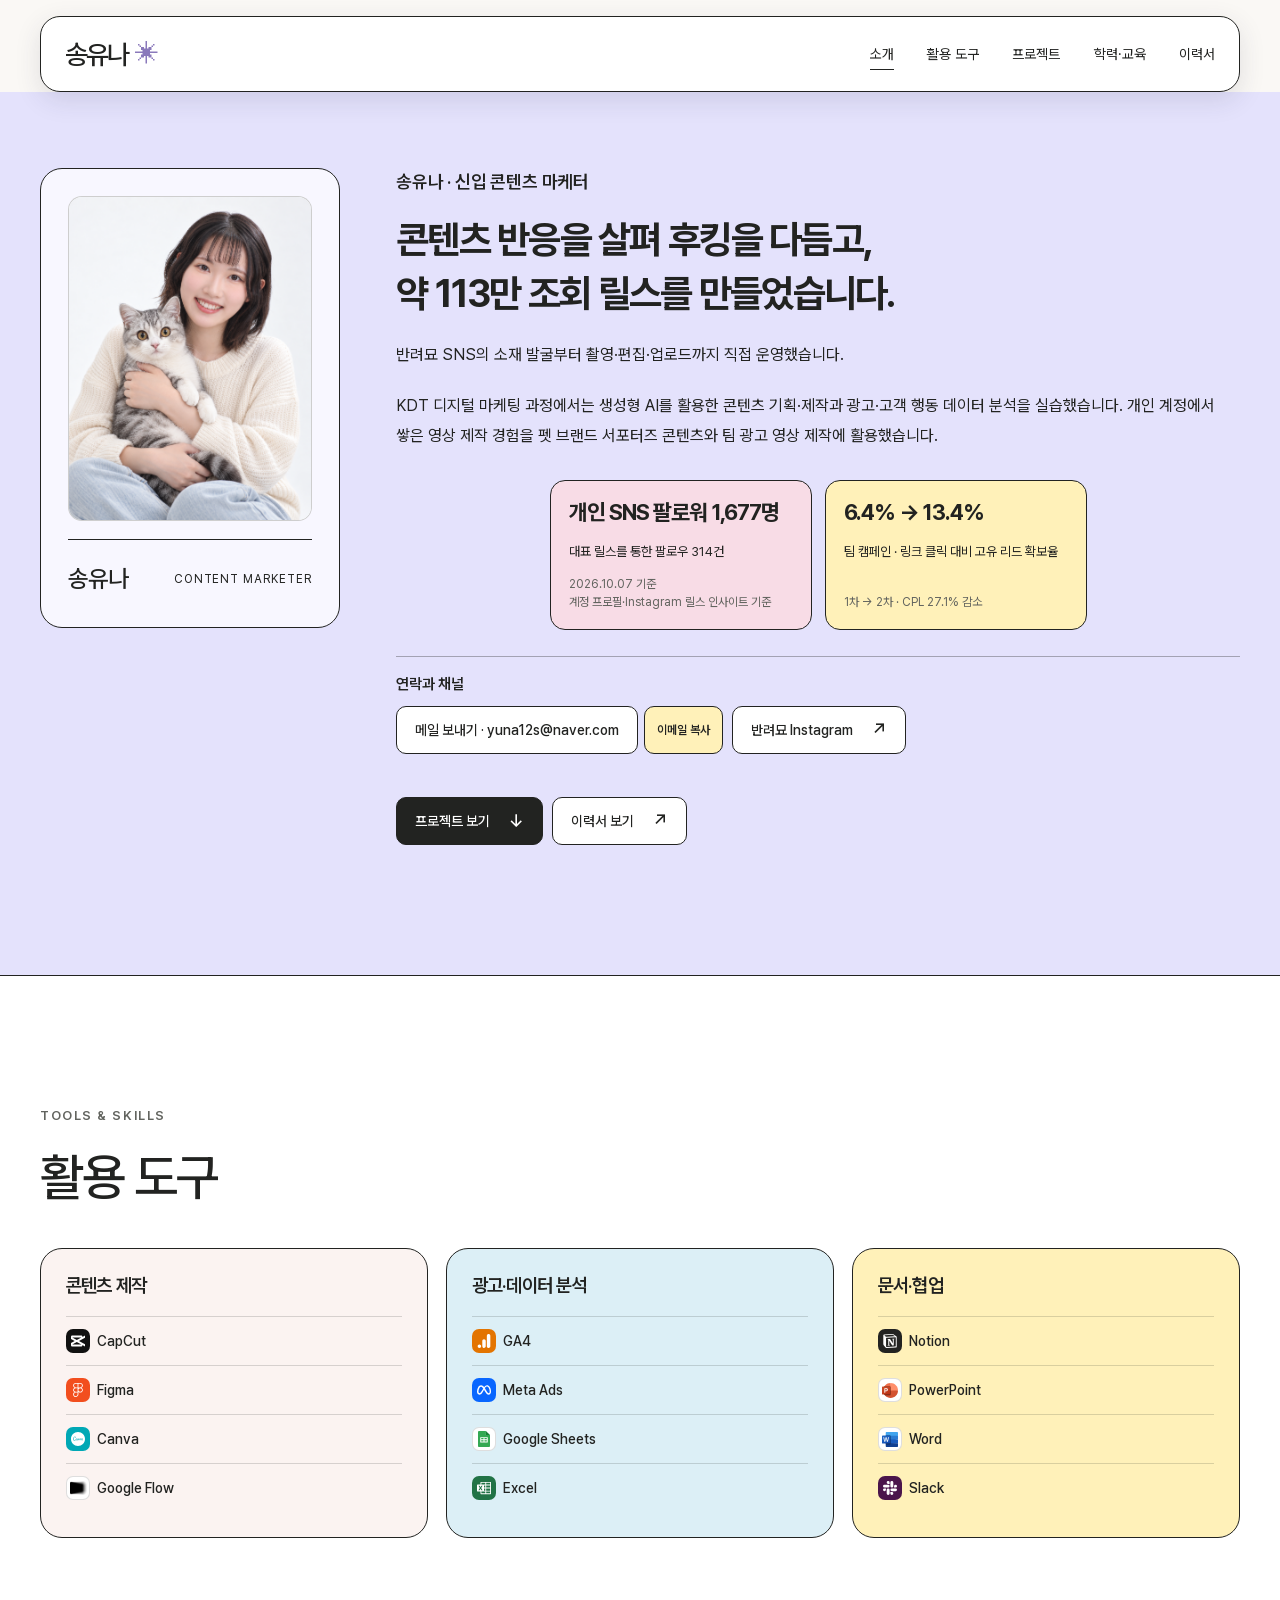
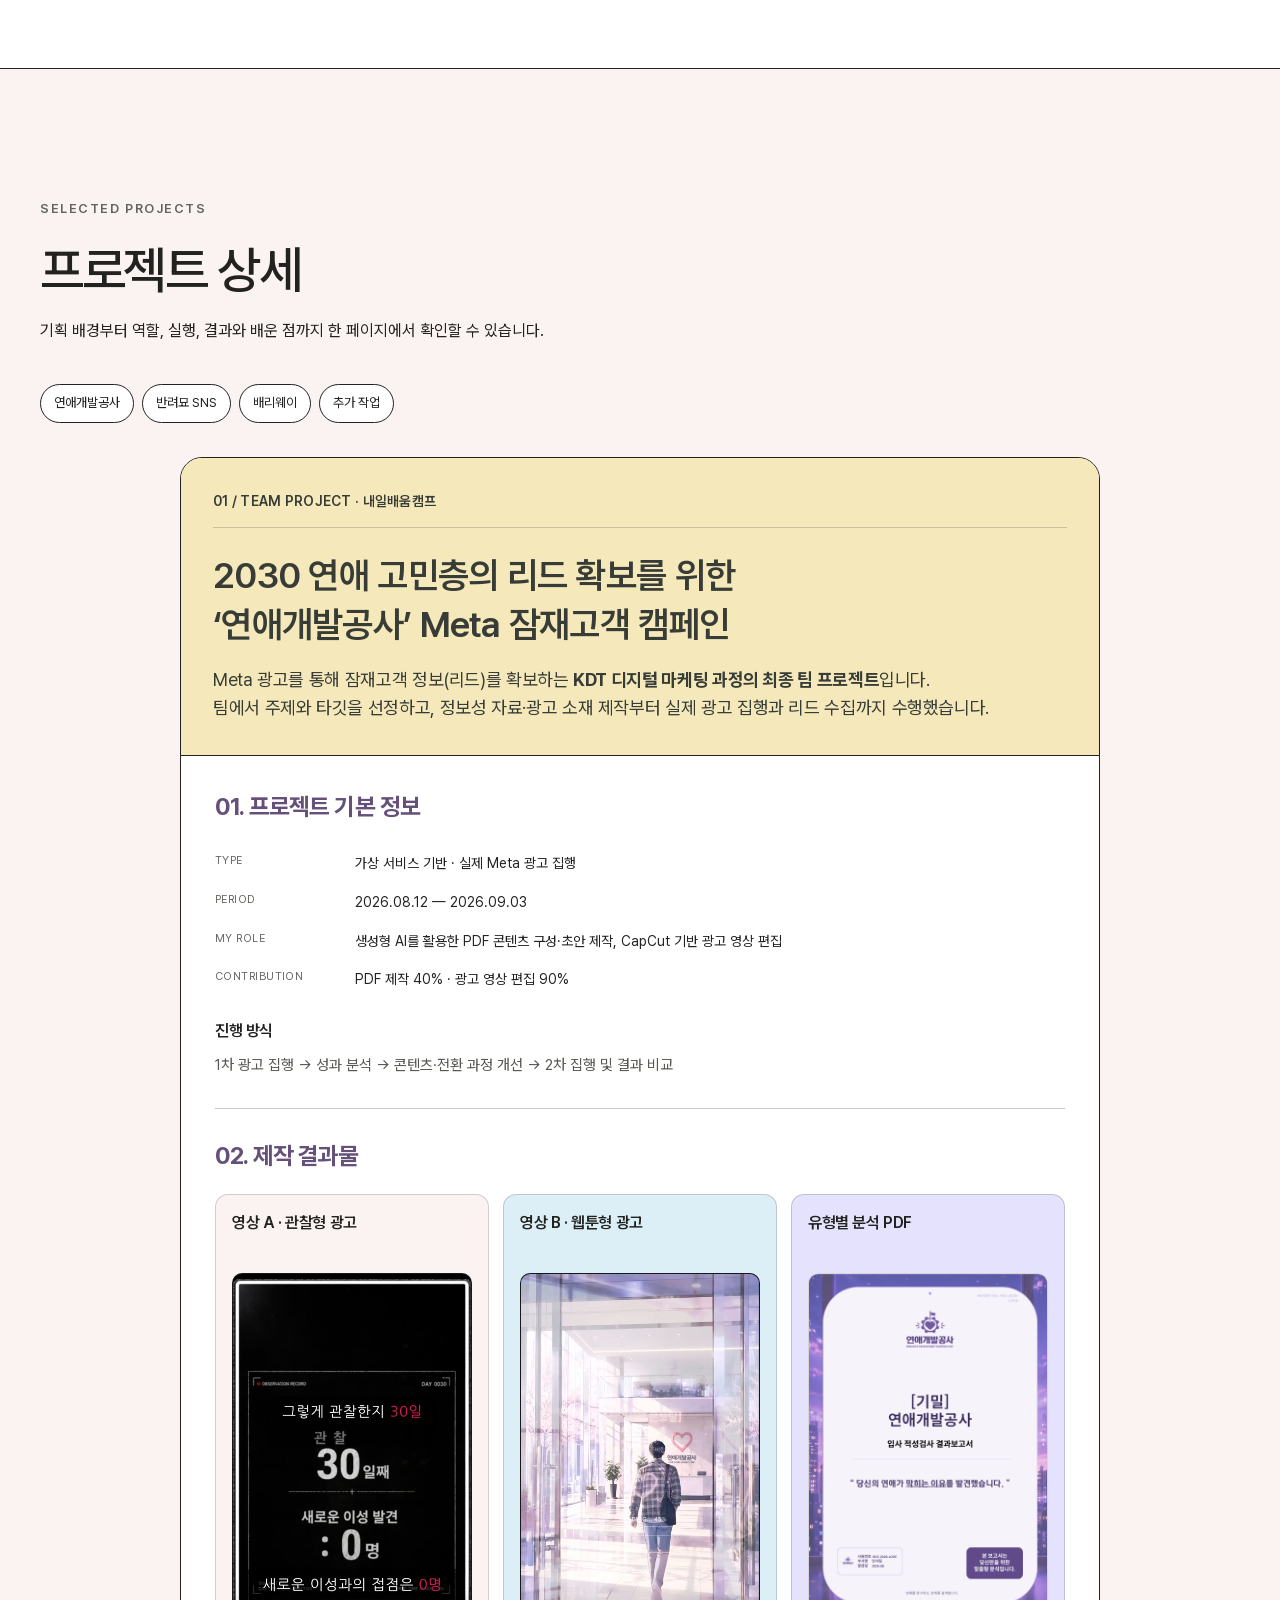
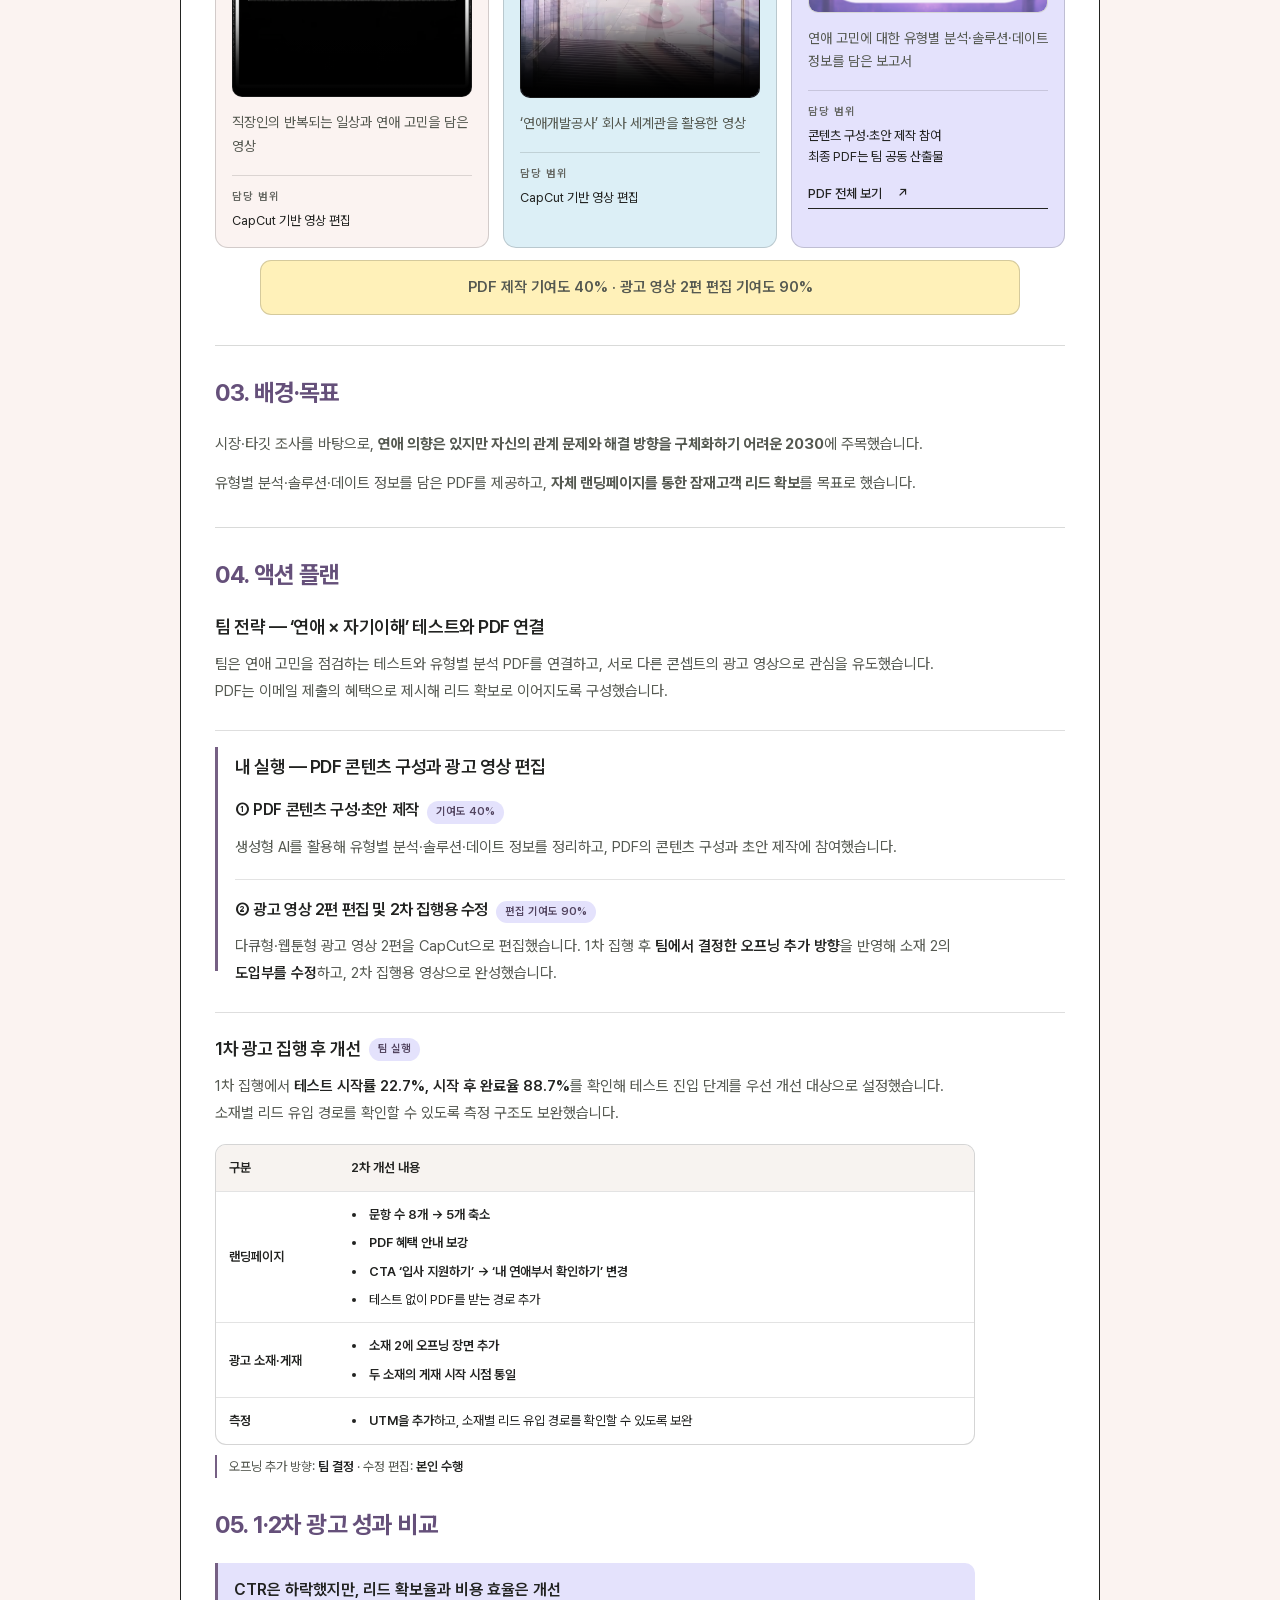
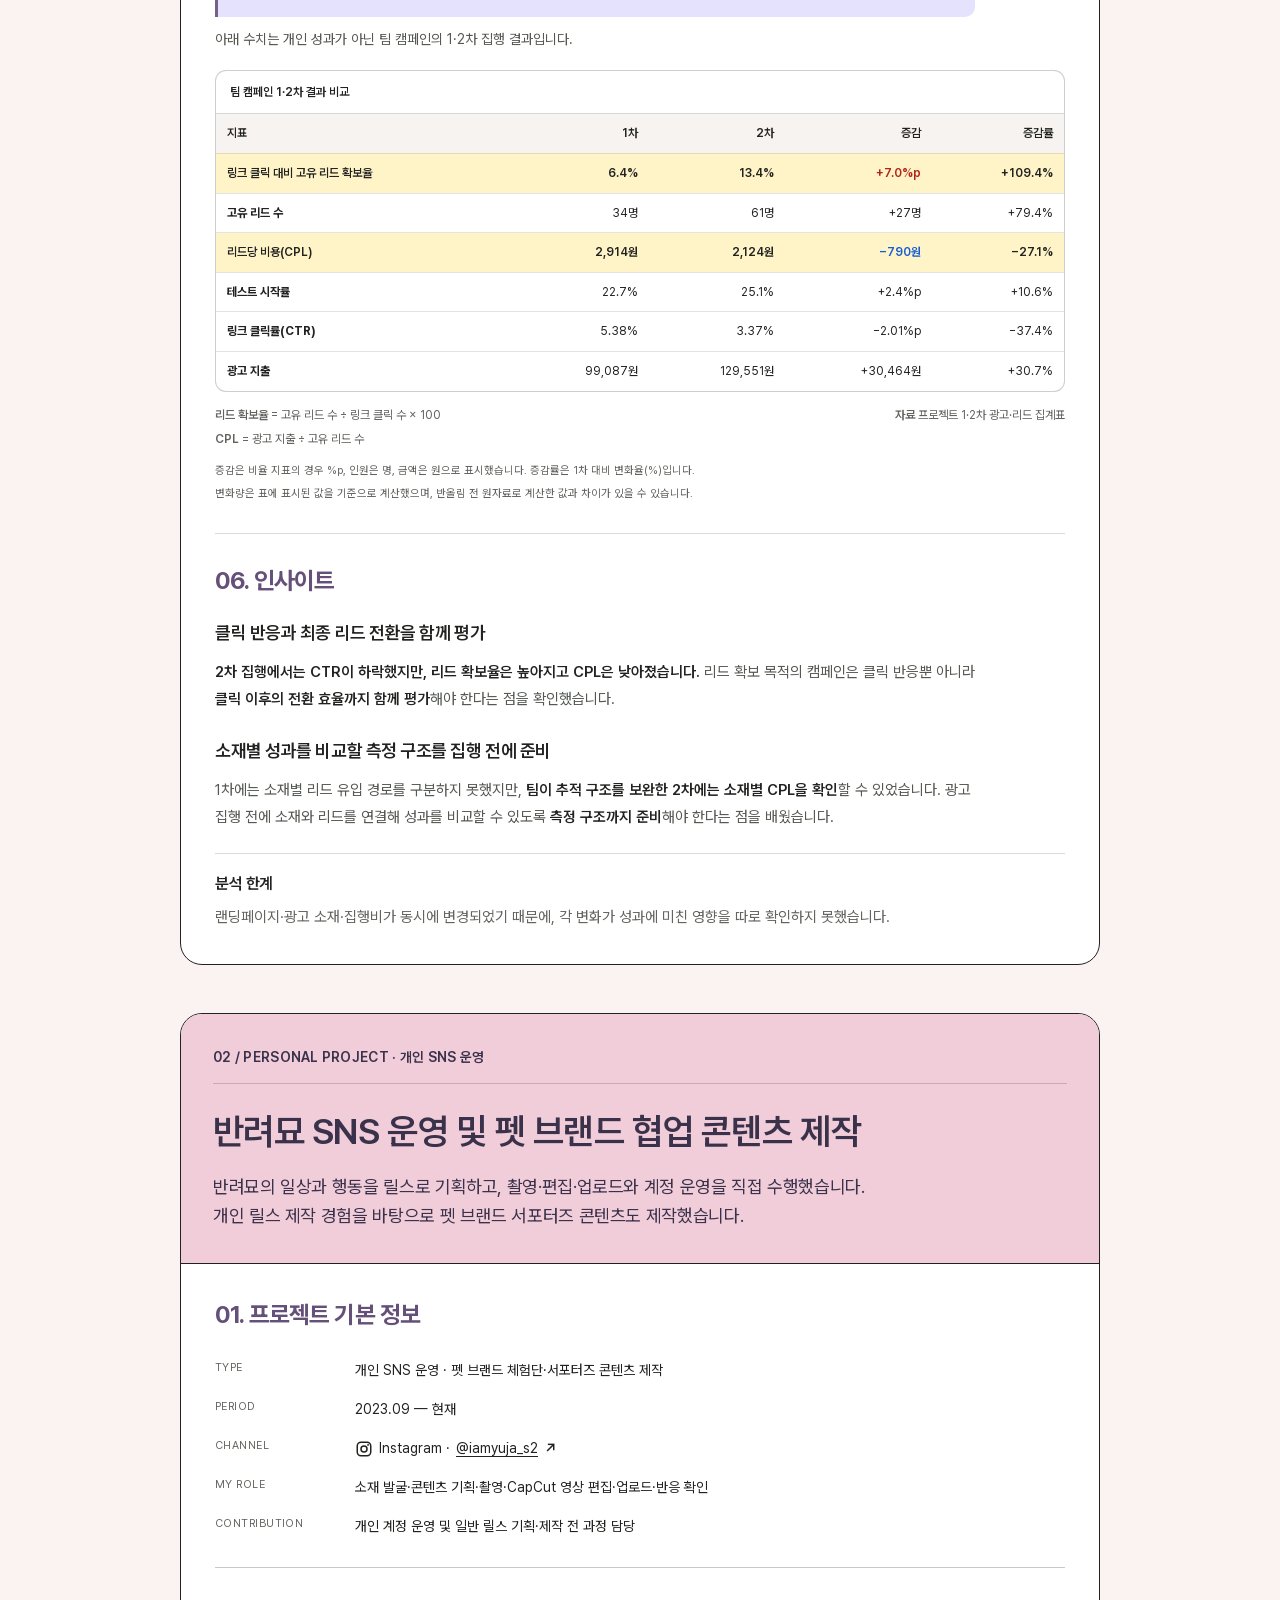
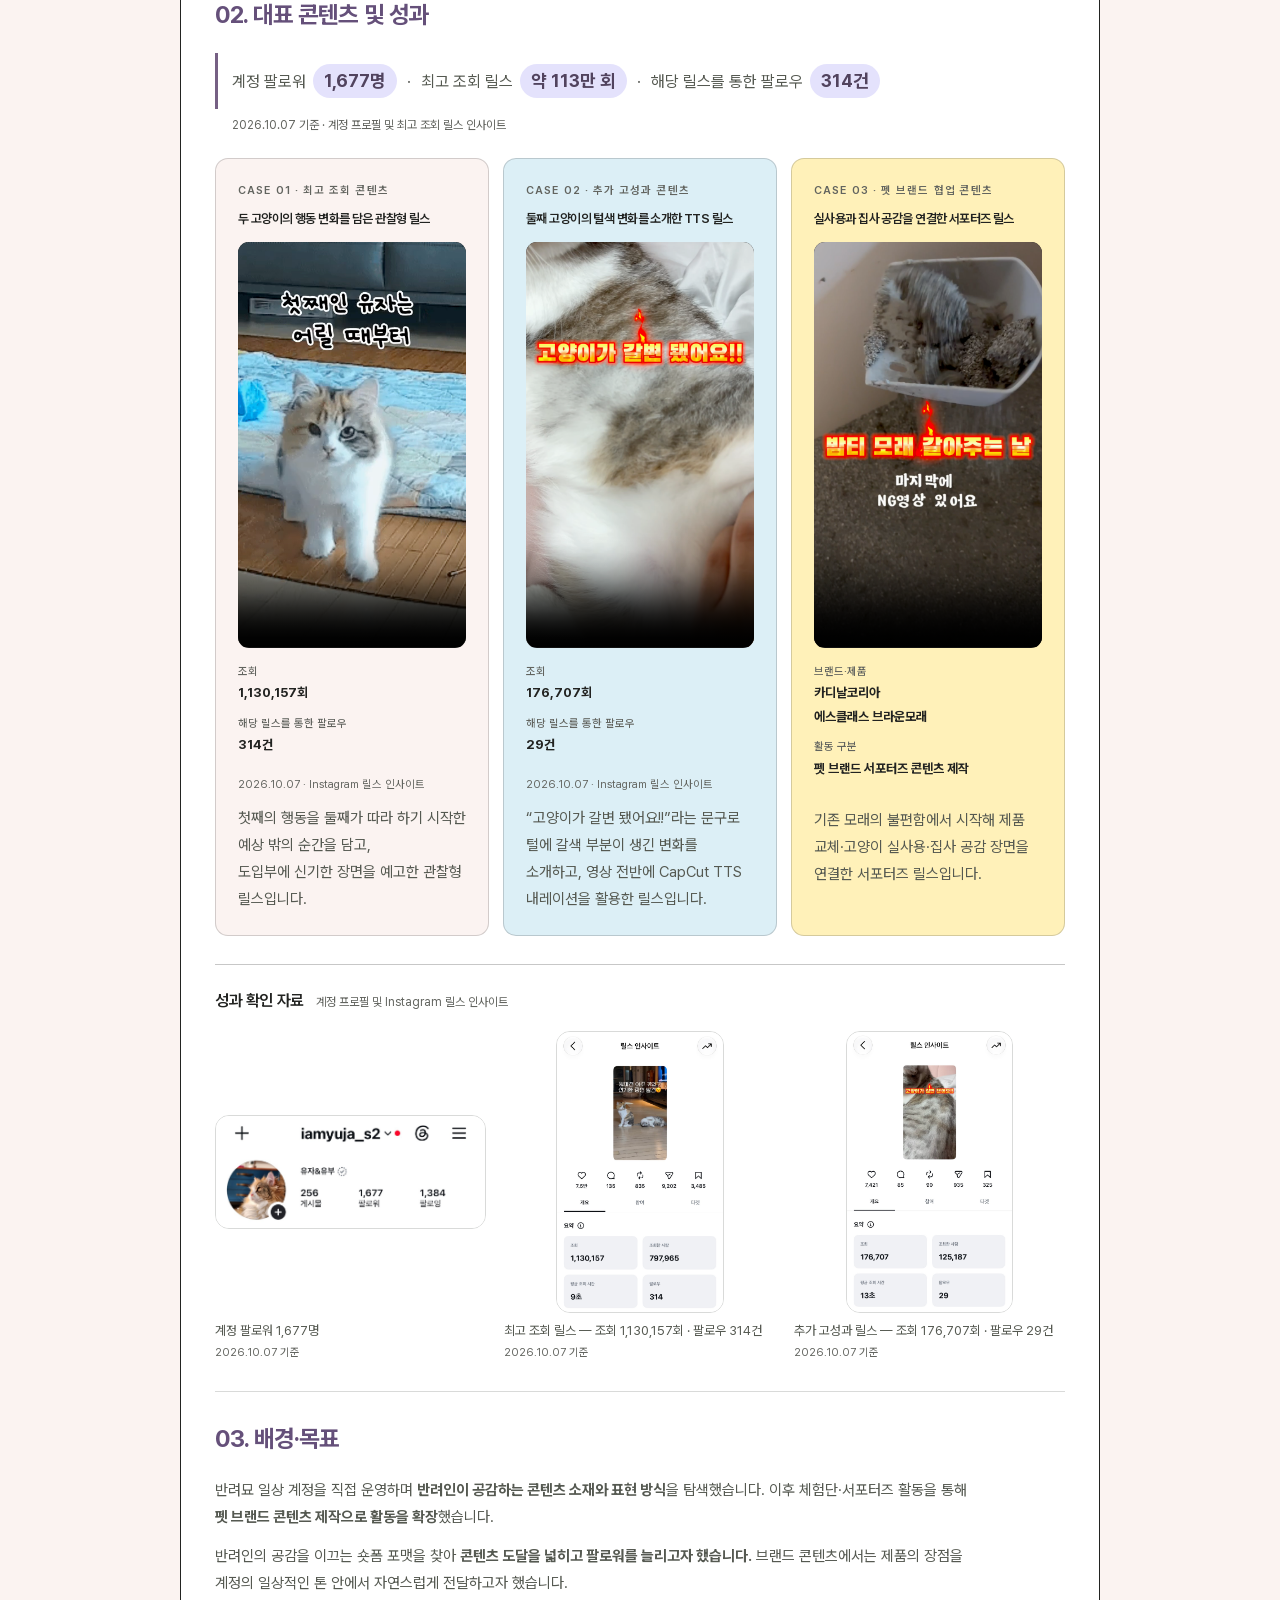
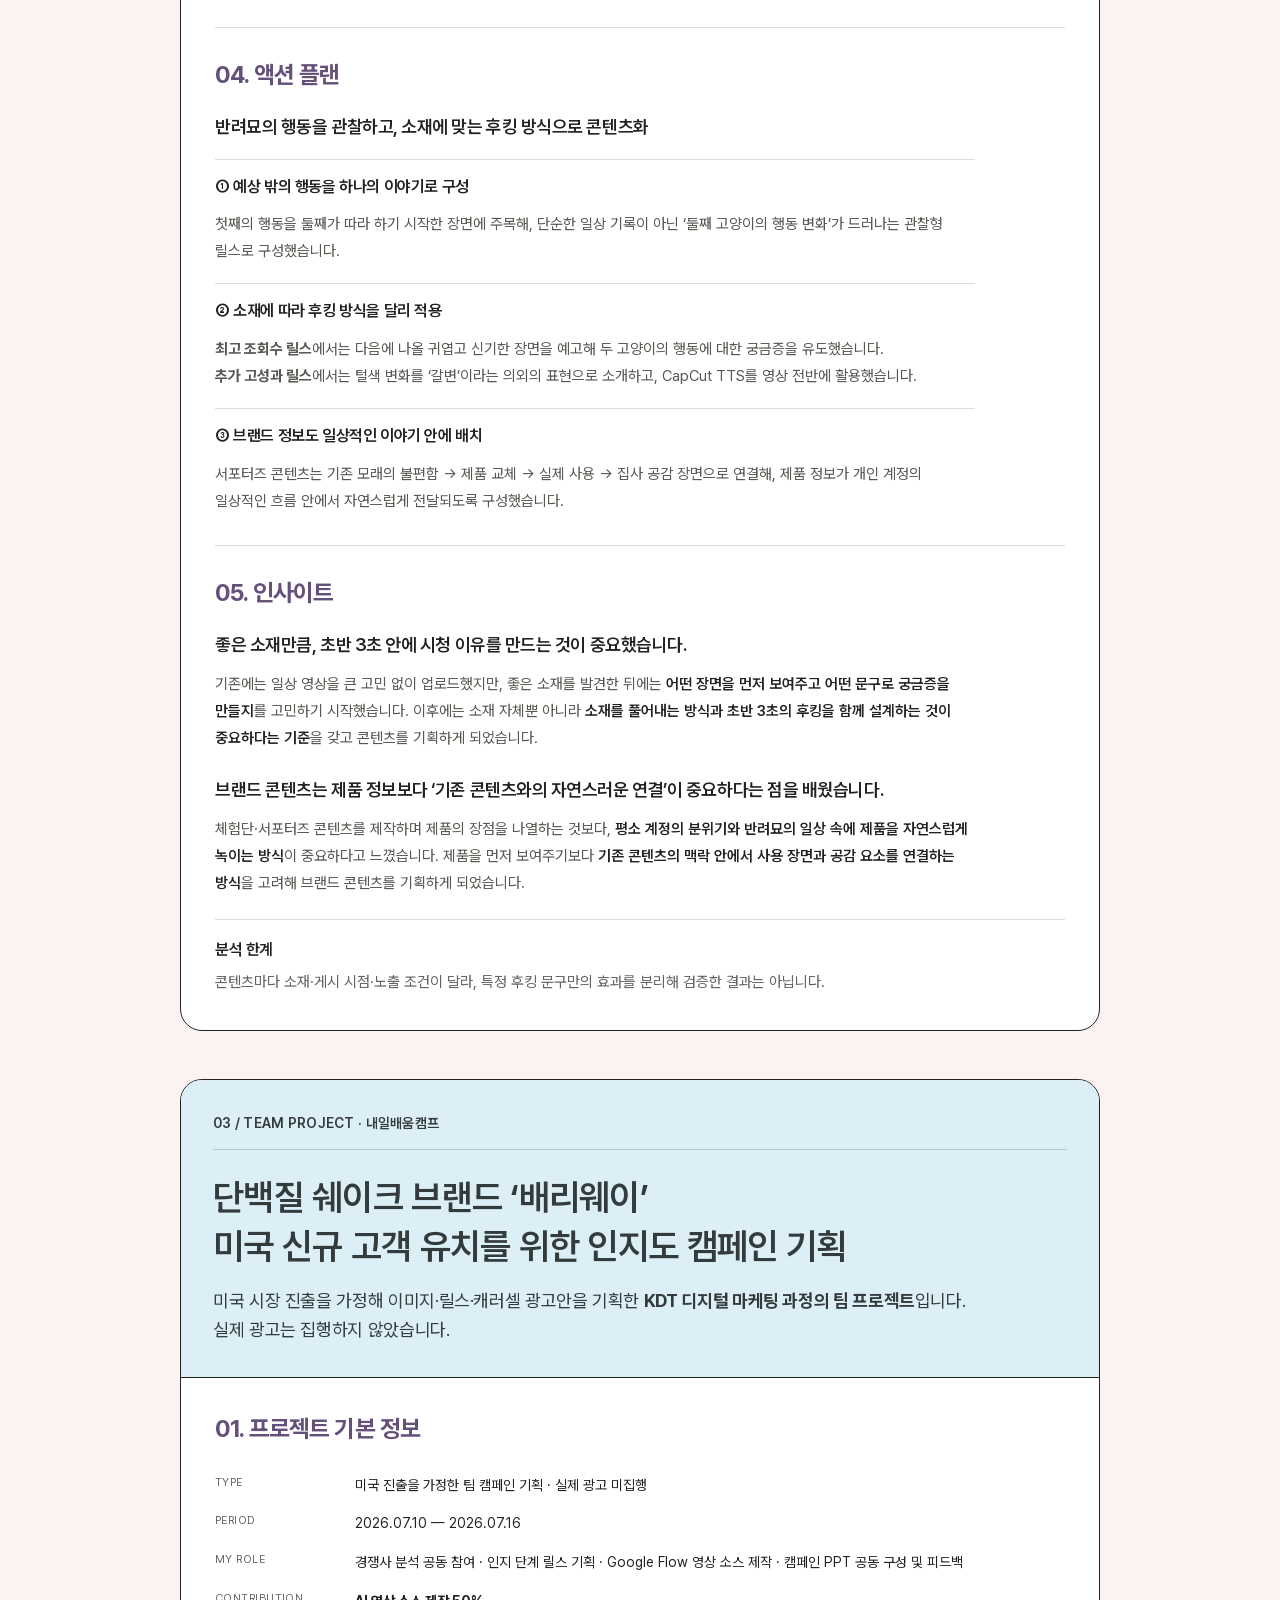
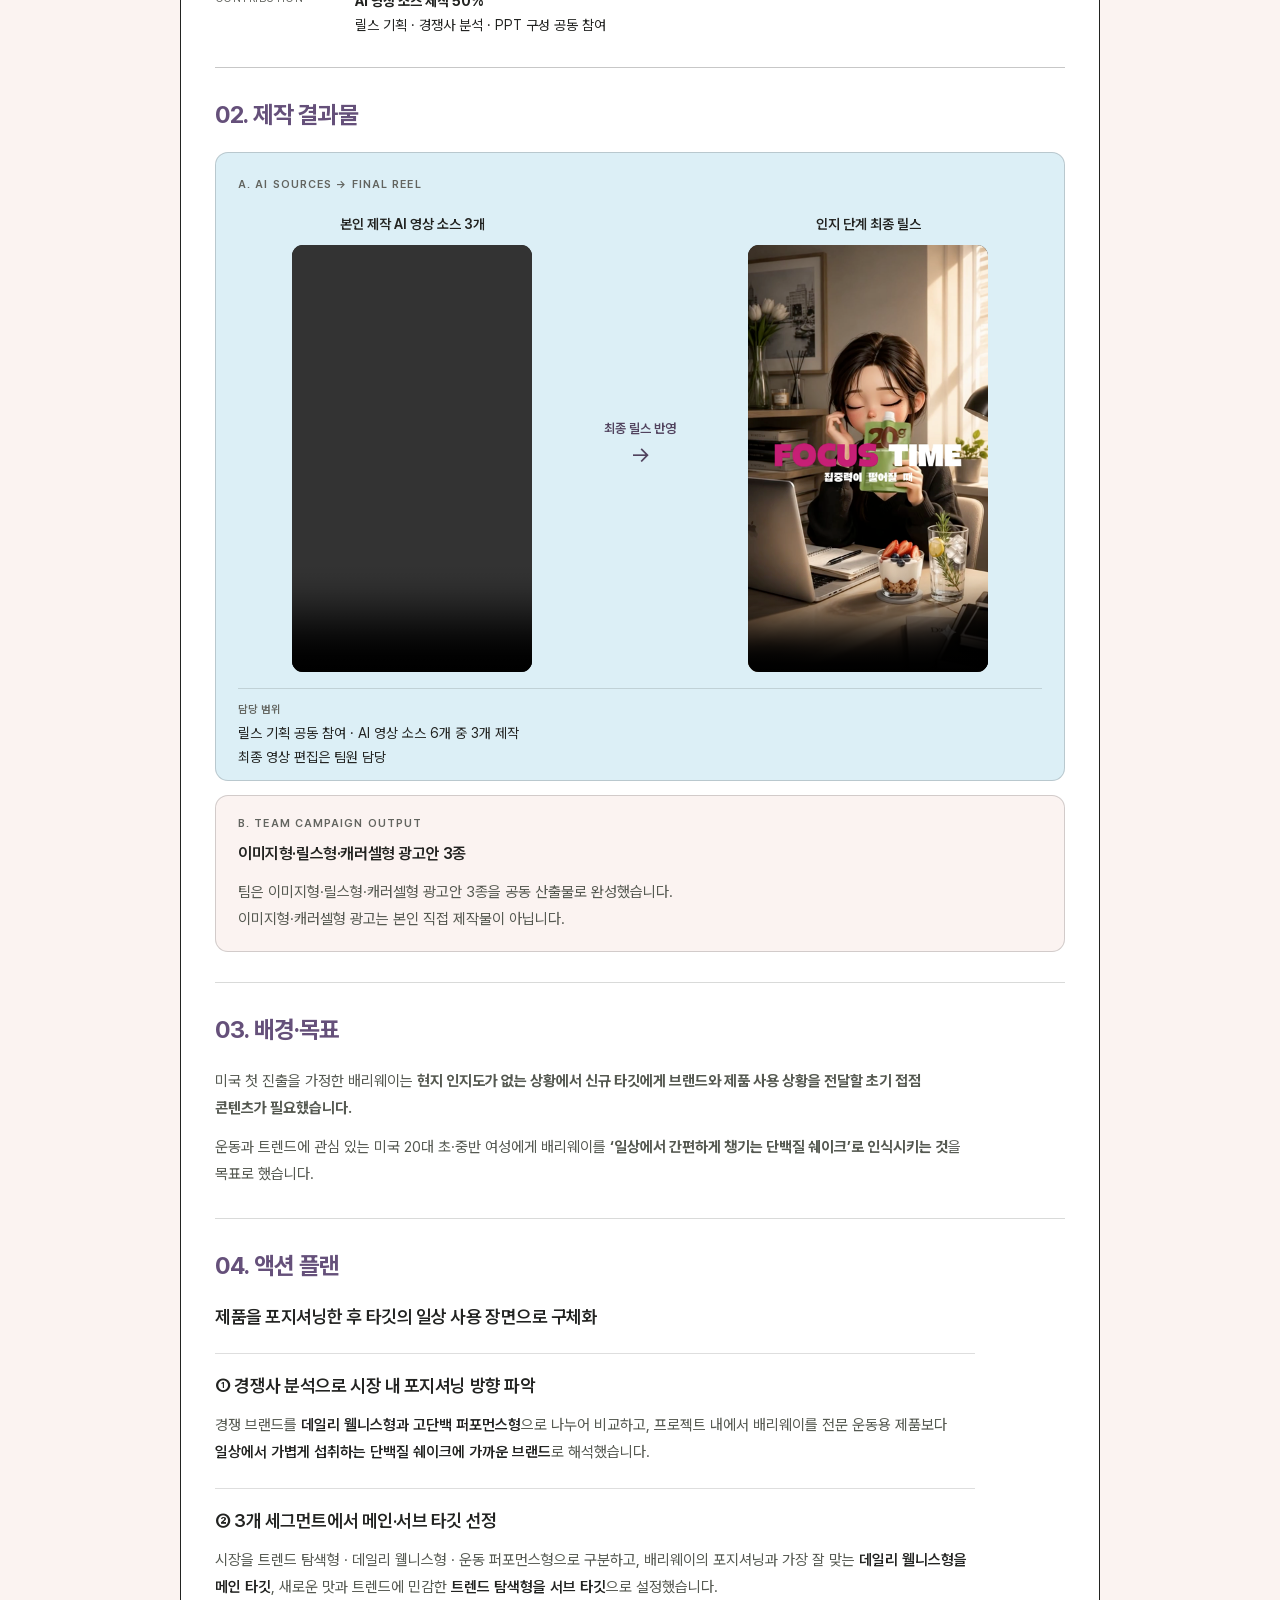
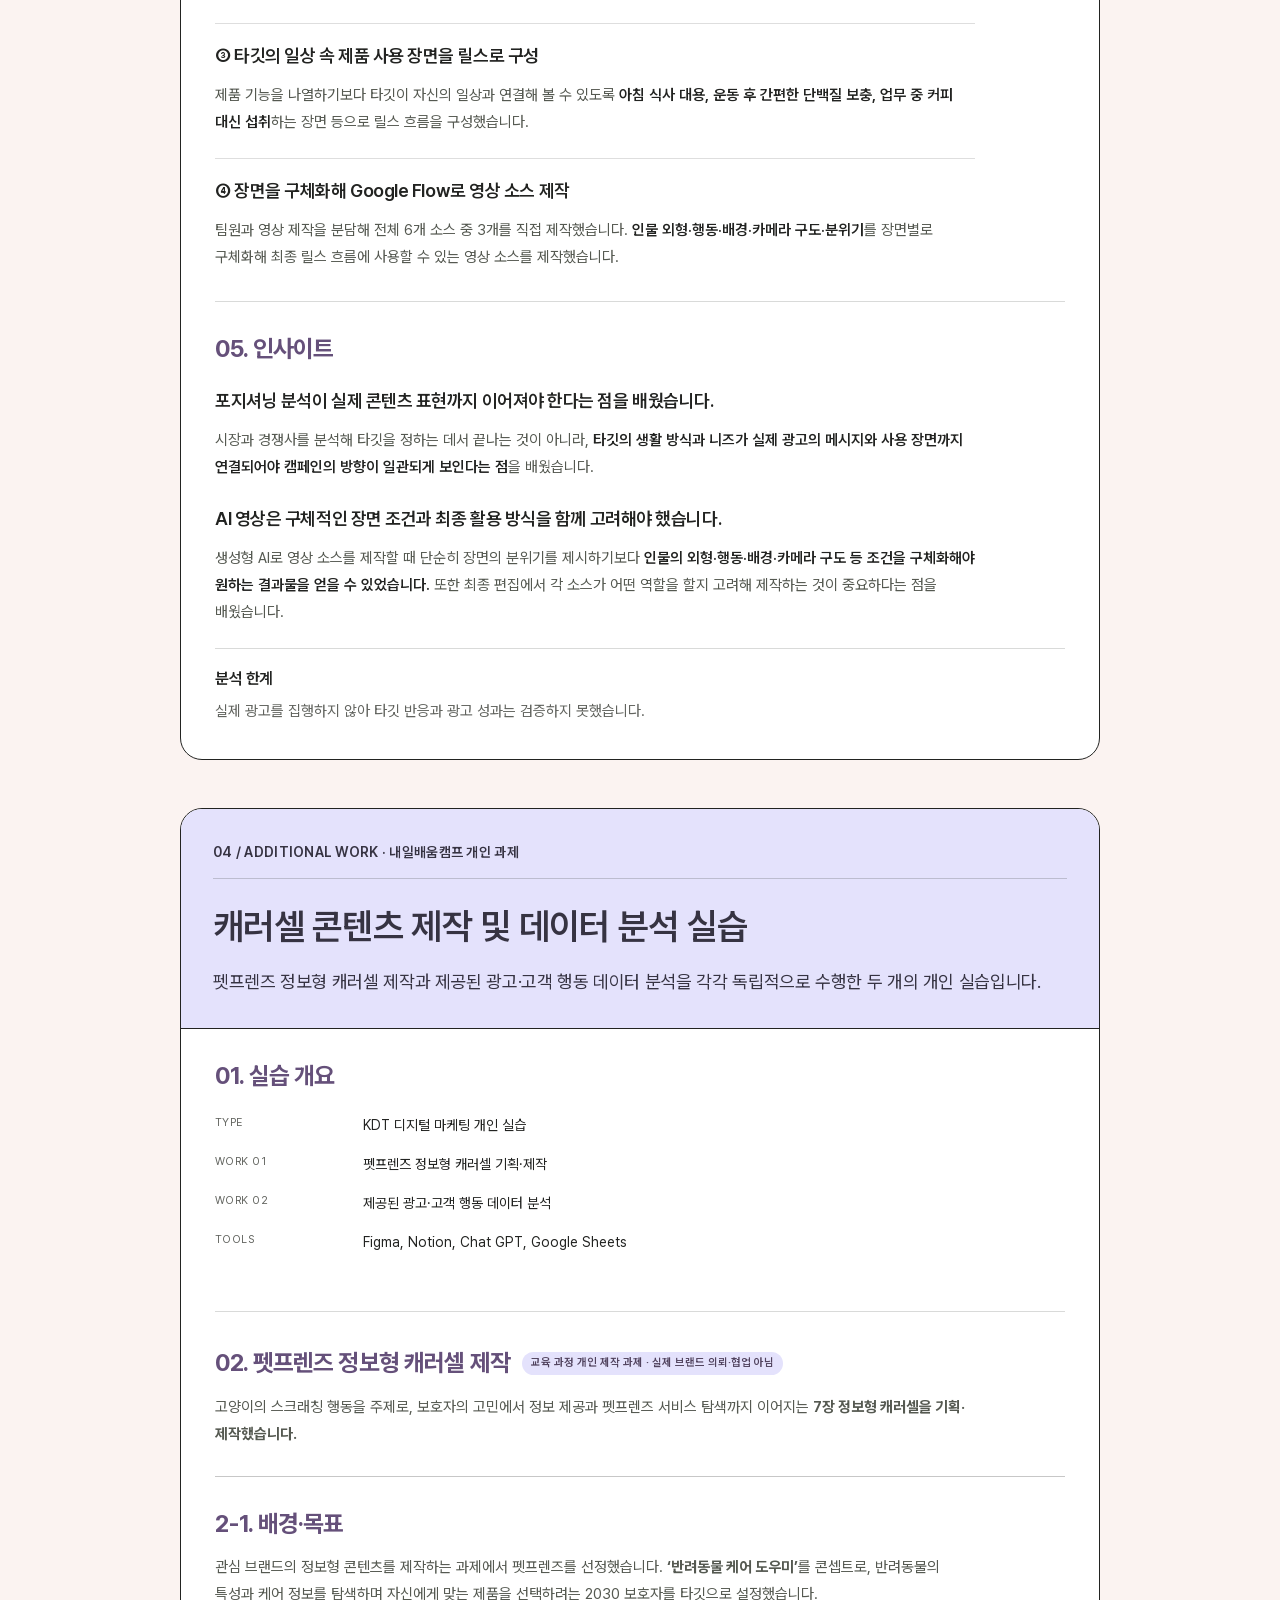
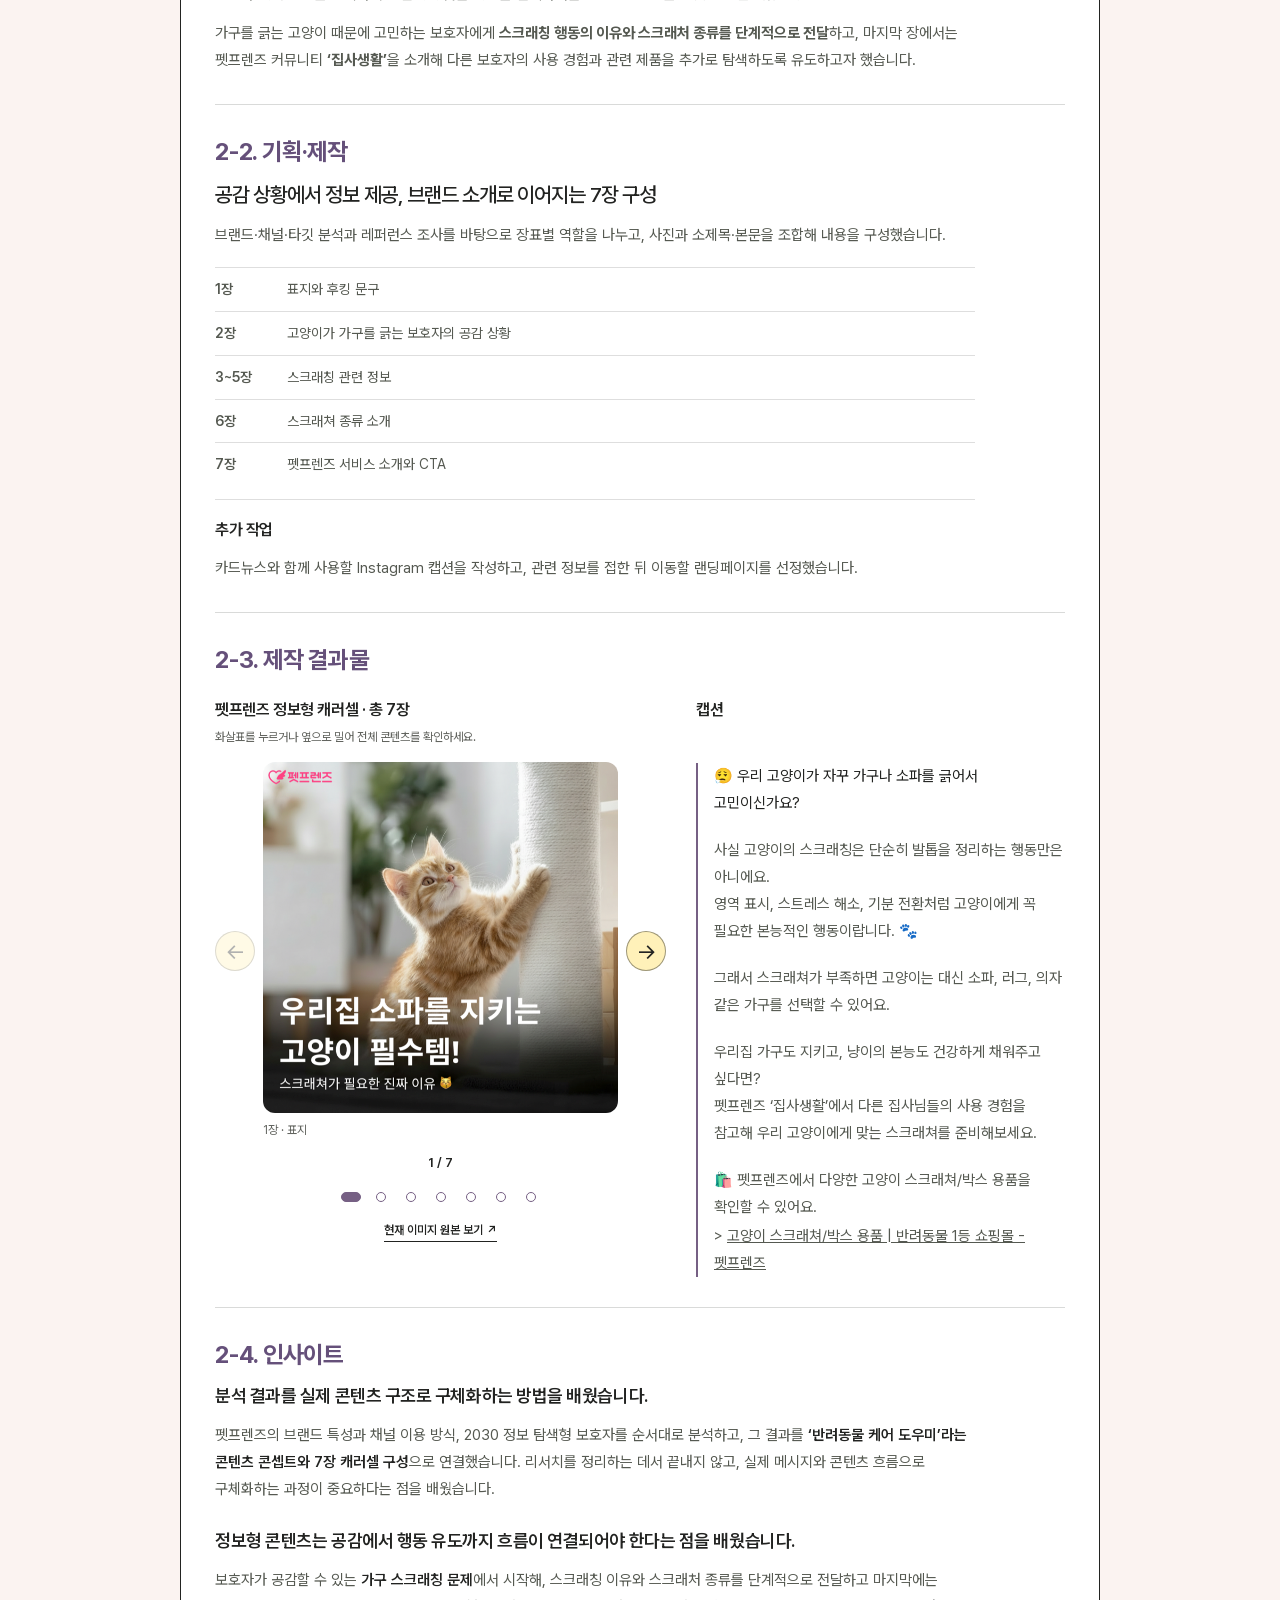
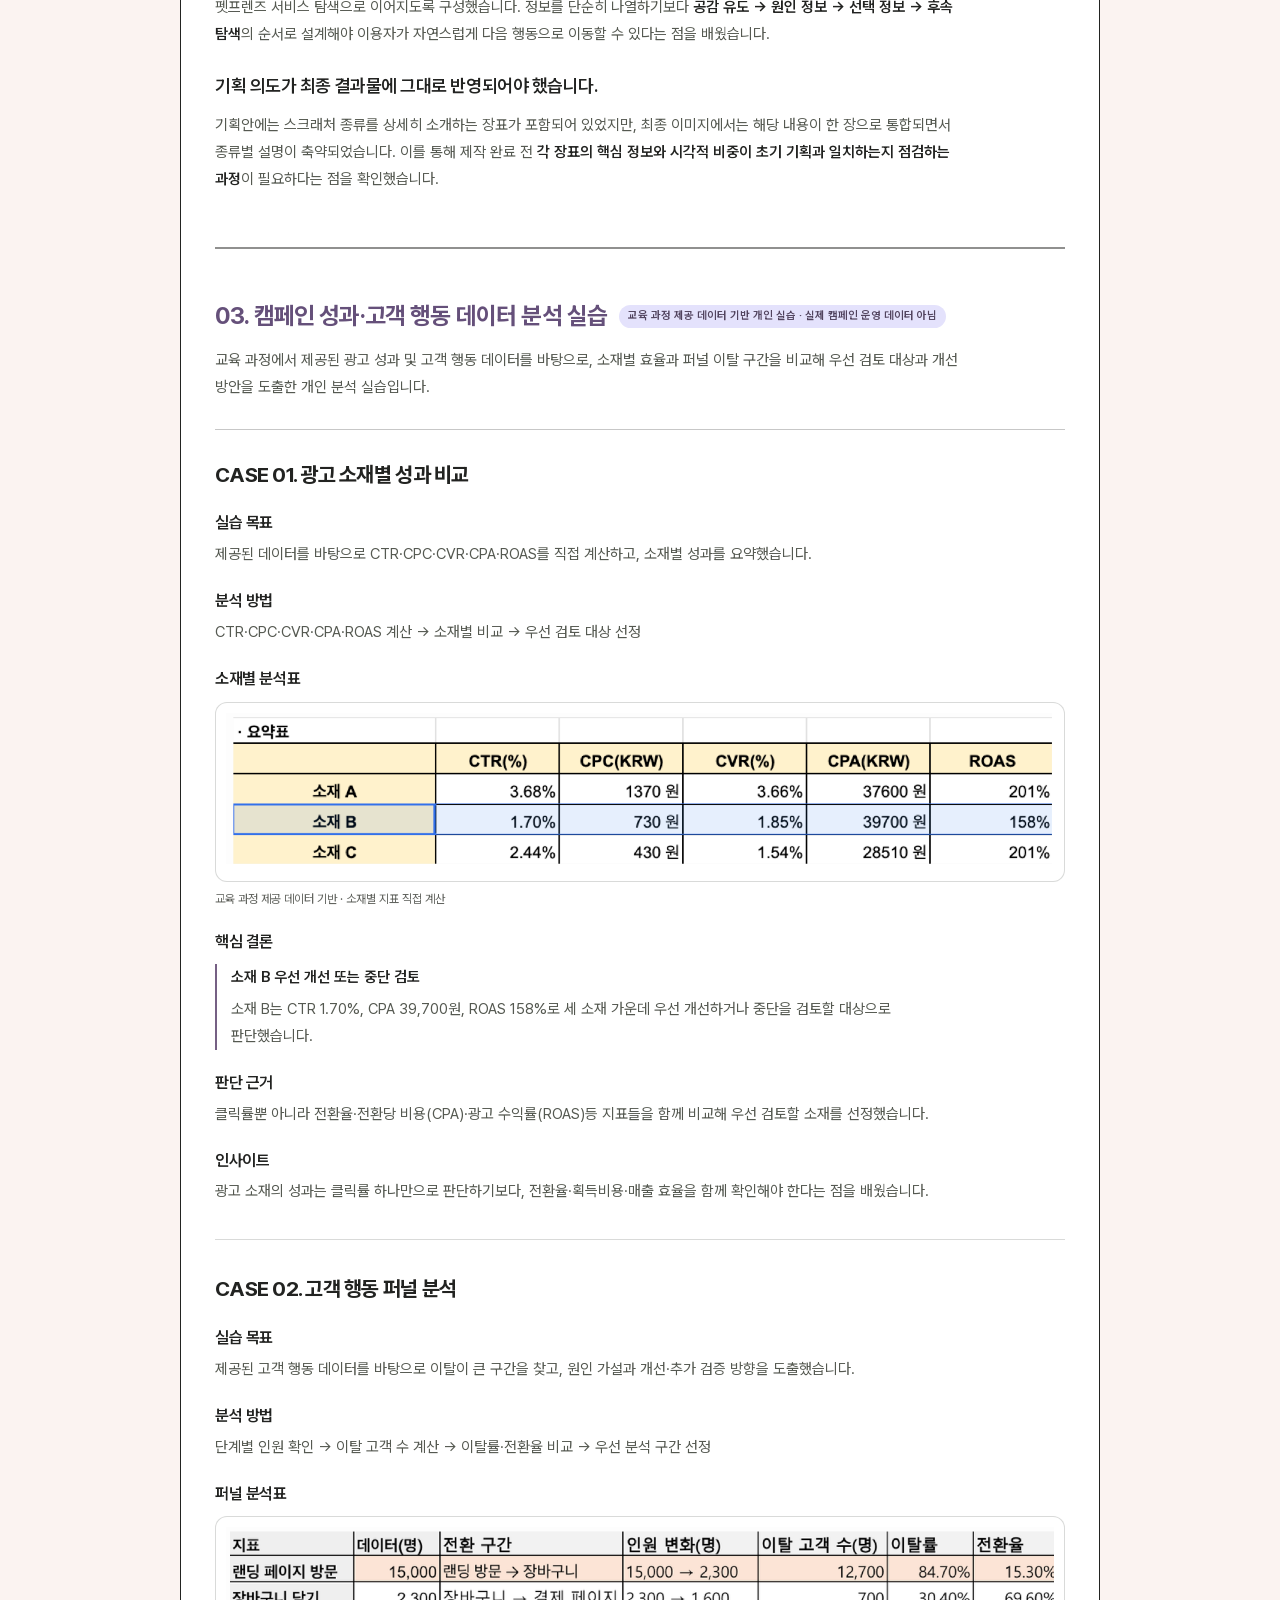
<file: public/index.html>
<!doctype html>
<html lang="ko">
<head>
  <meta charset="utf-8">
  <meta name="viewport" content="width=device-width, initial-scale=1">
  <meta name="theme-color" content="#e4e2fc">
  <meta name="description" content="콘텐츠 마케터 송유나의 소개, 활용 도구, 프로젝트, 학력과 경험을 한 페이지에서 소개합니다.">
  <title>송유나 — 콘텐츠 마케팅 포트폴리오</title>
  <link rel="icon" href="./assets/favicon.svg" type="image/svg+xml">
  <link rel="stylesheet" href="./assets/styles.css?v=20261006-2">
  <link rel="stylesheet" href="./assets/portfolio-print.css?v=20261006-1" media="print">
  <script src="./assets/script.js?v=20260914-1" defer></script>
</head>
<body class="one-page-site">
  <a class="skip-link" href="#main">본문으로 바로가기</a>
  <header class="site-header one-page-header">
    <a class="wordmark" href="#about" aria-label="소개 영역으로 이동">송유나<span class="brand-star" aria-hidden="true">✳</span></a>
    <button class="menu-toggle" type="button" aria-expanded="false" aria-controls="site-nav">Menu <span aria-hidden="true">☰</span></button>
    <nav id="site-nav" class="site-nav" aria-label="주요 메뉴">
      <a href="#about" data-section-link="about" aria-current="location">소개</a>
      <a href="#skills" data-section-link="skills">활용 도구</a>
      <a href="#projects" data-section-link="projects">프로젝트</a>
      <a href="#education" data-section-link="education">학력·교육</a>
      <a href="./resume.html">이력서</a>
    </nav>
  </header>
  <main id="main">
    <section id="about" class="about-section section anchor-section" aria-labelledby="about-title" data-nav-section="about">
      <div class="shell about-layout">
        <div class="about-identity">
          <img class="about-photo" src="./assets/song-yuna-profile.png" alt="송유나 프로필 사진" width="1086" height="1448">
          <div class="identity-bottom"><strong>송유나</strong><span>CONTENT MARKETER</span></div>
        </div>
        <div class="about-copy">
          <span class="eyebrow about-kicker">송유나 · 신입 콘텐츠 마케터</span>
          <h1 id="about-title"><span>콘텐츠 반응을 살펴 후킹을 다듬고,</span><span>약 113만 조회 릴스를 만들었습니다.</span></h1>
          <p>반려묘 SNS의 소재 발굴부터 촬영·편집·업로드까지 직접 운영했습니다.</p>
          <p>KDT 디지털 마케팅 과정에서는 생성형 AI를 활용한 콘텐츠 기획·제작과 광고·고객 행동 데이터 분석을 실습했습니다. 개인 계정에서 쌓은 영상 제작 경험을 펫 브랜드 서포터즈 콘텐츠와 팀 광고 영상 제작에 활용했습니다.</p>
          <div class="about-metrics" aria-label="대표 경험과 결과">
            <article class="about-metric-card about-metric-pink"><strong>개인 SNS 팔로워 1,677명</strong><span>대표 릴스를 통한 팔로우 314건</span><small>2026.10.07 기준<br>계정 프로필·Instagram 릴스 인사이트 기준</small></article>
            <article class="about-metric-card about-metric-yellow"><strong>6.4% → 13.4%</strong><span>팀 캠페인 · 링크 클릭 대비 고유 리드 확보율</span><small>1차 → 2차 · CPL 27.1% 감소</small></article>
          </div>
          <div id="contact" class="about-contact anchor-section" aria-labelledby="contact-shortcuts-title">
            <h2 id="contact-shortcuts-title">연락과 채널</h2>
            <div class="contact-shortcut-row">
              <div class="contact-value-group">
                <a class="about-action about-action-secondary" href="mailto:yuna12s@naver.com">메일 보내기 · yuna12s@naver.com</a>
                <button class="copy-button" type="button" data-copy-value="yuna12s@naver.com" data-copy-label="이메일 주소">이메일 복사</button>
              </div>
              <a class="about-action about-action-secondary" href="https://www.instagram.com/iamyuja_s2/" target="_blank" rel="noopener noreferrer" aria-label="반려묘 Instagram 새 창에서 보기">반려묘 Instagram <span aria-hidden="true">↗</span></a>
            </div>
            <p class="copy-status" role="status" aria-live="polite" data-copy-status></p>
          </div>
          <nav class="about-actions" aria-label="주요 문서와 프로젝트 이동 링크">
            <a class="about-action about-action-primary" href="#projects">프로젝트 보기 <span aria-hidden="true">↓</span></a>
            <a class="about-action about-action-secondary" href="./resume.html">이력서 보기 <span aria-hidden="true">↗</span></a>
          </nav>
        </div>
      </div>
    </section>

    <section id="skills" class="section skills-section anchor-section" aria-labelledby="skills-title" data-nav-section="skills">
      <div class="shell">
        <div class="section-heading one-page-section-heading">
          <span class="eyebrow">TOOLS &amp; SKILLS</span>
          <h2 id="skills-title">활용 도구</h2>
        </div>
        <div class="skills-category-grid">
          <article class="skills-category">
            <h3>콘텐츠 제작</h3>
            <ul class="skills-detail-list">
              <li><span class="skill-name"><span class="tool-icon tool-capcut"><img src="./assets/icons/capcut.svg" alt="CapCut 아이콘"></span><strong>CapCut</strong></span></li>
              <li><span class="skill-name"><span class="tool-icon tool-figma"><img src="./assets/icons/figma.svg" alt="Figma 아이콘"></span><strong>Figma</strong></span></li>
              <li><span class="skill-name"><span class="tool-icon tool-canva"><img src="./assets/icons/canva.svg" alt="Canva 아이콘"></span><strong>Canva</strong></span></li>
              <li><span class="skill-name"><span class="tool-icon tool-icon-color tool-flow" aria-hidden="true"><img src="./assets/icons/google-flow.png" alt="Google Flow 아이콘"></span><strong>Google Flow</strong></span></li>
            </ul>
          </article>
          <article class="skills-category">
            <h3>광고·데이터 분석</h3>
            <ul class="skills-detail-list">
              <li><span class="skill-name"><span class="tool-icon tool-google"><img src="./assets/icons/google-analytics.svg" alt="GA4 아이콘"></span><strong>GA4</strong></span></li>
              <li><span class="skill-name"><span class="tool-icon tool-meta"><img src="./assets/icons/meta.svg" alt="Meta Ads 아이콘"></span><strong>Meta Ads</strong></span></li>
              <li><span class="skill-name"><span class="tool-icon tool-icon-color tool-sheets" aria-hidden="true"><img src="./assets/icons/google-sheets.svg" alt="Google Sheets 아이콘"></span><strong>Google Sheets</strong></span></li>
              <li><span class="skill-name"><span class="tool-icon tool-excel"><img src="./assets/icons/excel.svg" alt="Excel 아이콘"></span><strong>Excel</strong></span></li>
            </ul>
          </article>
          <article class="skills-category">
            <h3>문서·협업</h3>
            <ul class="skills-detail-list">
              <li><span class="skill-name"><span class="tool-icon tool-notion"><img src="./assets/icons/notion.svg" alt="Notion 아이콘"></span><strong>Notion</strong></span></li>
              <li><span class="skill-name"><span class="tool-icon tool-icon-color tool-powerpoint" aria-hidden="true"><img src="./assets/icons/microsoft-powerpoint.svg" alt="PowerPoint 아이콘"></span><strong>PowerPoint</strong></span></li>
              <li><span class="skill-name"><span class="tool-icon tool-icon-color tool-word" aria-hidden="true"><img src="./assets/icons/microsoft-word.svg" alt="Word 아이콘"></span><strong>Word</strong></span></li>
              <li><span class="skill-name"><span class="tool-icon tool-slack"><img src="./assets/icons/slack.svg" alt="Slack 아이콘"></span><strong>Slack</strong></span></li>
            </ul>
          </article>
        </div>
      </div>
    </section>

    <section id="projects" class="section projects-section anchor-section" aria-labelledby="projects-title" data-nav-section="projects">
      <div class="shell">
        <div class="section-heading one-page-section-heading">
          <span class="eyebrow">SELECTED PROJECTS</span>
          <h2 id="projects-title">프로젝트 상세</h2>
          <p>기획 배경부터 역할, 실행, 결과와 배운 점까지 한 페이지에서 확인할 수 있습니다.</p>
        </div>
        <nav class="project-jump-links" aria-label="프로젝트 바로가기">
          <a href="#campaign">연애개발공사</a><a href="#social">반려묘 SNS</a><a href="#barryway">배리웨이</a><a href="#additional-work">추가 작업</a>
        </nav>
        <div class="work-grid one-page-work-grid">
          <article id="campaign" class="work-card anchor-section">
            <header class="project-cover detail-project-cover cover-campaign">
              <span class="cover-topline detail-cover-label">01 / TEAM PROJECT · 내일배움캠프</span>
              <h3 class="detail-cover-title">2030 연애 고민층의 리드 확보를 위한<br>‘연애개발공사’ Meta 잠재고객 캠페인</h3>
              <p class="detail-cover-description">Meta 광고를 통해 잠재고객 정보(리드)를 확보하는 <strong>KDT 디지털 마케팅 과정의 최종 팀 프로젝트</strong>입니다.<br>팀에서 주제와 타깃을 선정하고, 정보성 자료·광고 소재 제작부터 실제 광고 집행과 리드 수집까지 수행했습니다.</p>
            </header>
            <div class="work-card-body">
              <h4 class="campaign-section-title">01. 프로젝트 기본 정보</h4>
              <dl class="project-meta project-basic-meta campaign-meta">
                <div><dt>TYPE</dt><dd>가상 서비스 기반 · 실제 Meta 광고 집행</dd></div>
                <div><dt>PERIOD</dt><dd>2026.08.12 — 2026.09.03</dd></div>
                <div><dt>MY ROLE</dt><dd>생성형 AI를 활용한 PDF 콘텐츠 구성·초안 제작, CapCut 기반 광고 영상 편집</dd></div>
                <div><dt>CONTRIBUTION</dt><dd>PDF 제작 40% · 광고 영상 편집 90%</dd></div>
              </dl>
              <div class="campaign-process">
                <h5>진행 방식</h5>
                <p>1차 광고 집행 → 성과 분석 → 콘텐츠·전환 과정 개선 → 2차 집행 및 결과 비교</p>
              </div>
              <div class="campaign-case-study">
                <section id="campaign-output" class="campaign-detail-section campaign-output-section">
                  <h4 class="campaign-section-title">02. 제작 결과물</h4>
                  <div class="campaign-media-grid">
                    <article class="campaign-media-item">
                      <h6>영상 A · 관찰형 광고</h6>
                      <video class="campaign-media-video" controls playsinline preload="none" poster="./assets/campaign-video-a-poster.png" width="720" height="1276" aria-label="영상 A 관찰형 광고 재생">
                        <source src="./assets/campaign-video-a.mp4" type="video/mp4">
                        브라우저에서 영상을 재생할 수 없습니다.
                      </video>
                      <p>직장인의 반복되는 일상과 연애 고민을 담은 영상</p>
                      <dl><div><dt>담당 범위</dt><dd>CapCut 기반 영상 편집</dd></div></dl>
                    </article>
                    <article class="campaign-media-item">
                      <h6>영상 B · 웹툰형 광고</h6>
                      <video class="campaign-media-video" controls playsinline preload="none" poster="./assets/campaign-video-b-poster.png" width="720" height="1278" aria-label="영상 B 웹툰형 광고 재생">
                        <source src="./assets/campaign-video-b.mp4" type="video/mp4">
                        브라우저에서 영상을 재생할 수 없습니다.
                      </video>
                      <p>‘연애개발공사’ 회사 세계관을 활용한 영상</p>
                      <dl><div><dt>담당 범위</dt><dd>CapCut 기반 영상 편집</dd></div></dl>
                    </article>
                    <article class="campaign-media-item campaign-pdf-item">
                      <h6>유형별 분석 PDF</h6>
                      <a class="campaign-pdf-preview" href="./assets/campaign-result-report.pdf" target="_blank" rel="noopener noreferrer" aria-label="연애개발공사 유형별 분석 PDF 전체 보기, 새 탭에서 열림">
                        <img src="./assets/campaign-result-report-cover.png" width="988" height="1400" loading="lazy" alt="연애개발공사 유형별 분석 PDF 표지">
                      </a>
                      <p>연애 고민에 대한 유형별 분석·솔루션·데이트 정보를 담은 보고서</p>
                      <dl><div><dt>담당 범위</dt><dd>콘텐츠 구성·초안 제작 참여<br>최종 PDF는 팀 공동 산출물</dd></div></dl>
                      <a class="text-link campaign-pdf-link" href="./assets/campaign-result-report.pdf" target="_blank" rel="noopener noreferrer">PDF 전체 보기 <span aria-hidden="true">↗</span></a>
                    </article>
                  </div>
                  <p class="campaign-media-contribution">PDF 제작 기여도 40% · 광고 영상 2편 편집 기여도 90%</p>
                </section>

                <div class="campaign-section-grid campaign-intro-grid">
                  <section class="campaign-detail-section campaign-topic-section">
                    <h4 class="campaign-section-title">03. 배경·목표</h4>
                    <p>시장·타깃 조사를 바탕으로, <strong>연애 의향은 있지만 자신의 관계 문제와 해결 방향을 구체화하기 어려운 2030</strong>에 주목했습니다.</p>
                    <p>유형별 분석·솔루션·데이트 정보를 담은 PDF를 제공하고, <strong>자체 랜딩페이지를 통한 잠재고객 리드 확보</strong>를 목표로 했습니다.</p>
                  </section>
                  <section class="campaign-detail-section campaign-action-plan">
                    <h4 class="campaign-section-title">04. 액션 플랜</h4>
                    <div class="campaign-action-step">
                      <h5>팀 전략 — ‘연애 × 자기이해’ 테스트와 PDF 연결</h5>
                      <p>팀은 연애 고민을 점검하는 테스트와 유형별 분석 PDF를 연결하고, 서로 다른 콘셉트의 광고 영상으로 관심을 유도했습니다.<br>PDF는 이메일 제출의 혜택으로 제시해 리드 확보로 이어지도록 구성했습니다.</p>
                    </div>
                    <div class="campaign-action-step campaign-my-execution">
                      <h5>내 실행 — PDF 콘텐츠 구성과 광고 영상 편집</h5>
                      <div class="campaign-execution-item">
                        <div class="campaign-execution-heading"><h6>① PDF 콘텐츠 구성·초안 제작</h6><span>기여도 40%</span></div>
                        <p>생성형 AI를 활용해 유형별 분석·솔루션·데이트 정보를 정리하고, PDF의 콘텐츠 구성과 초안 제작에 참여했습니다.</p>
                      </div>
                      <div class="campaign-execution-item">
                        <div class="campaign-execution-heading"><h6>② 광고 영상 2편 편집 및 2차 집행용 수정</h6><span>편집 기여도 90%</span></div>
                        <p>다큐형·웹툰형 광고 영상 2편을 CapCut으로 편집했습니다. 1차 집행 후 <strong>팀에서 결정한 오프닝 추가 방향</strong>을 반영해 소재 2의 <strong>도입부를 수정</strong>하고, 2차 집행용 영상으로 완성했습니다.</p>
                      </div>
                    </div>
                    <div class="campaign-action-step campaign-team-improvement">
                      <div class="campaign-team-heading">
                        <h5>1차 광고 집행 후 개선</h5>
                        <span class="campaign-team-badge">팀 실행</span>
                      </div>
                      <p>1차 집행에서 <strong>테스트 시작률 22.7%, 시작 후 완료율 88.7%</strong>를 확인해 테스트 진입 단계를 우선 개선 대상으로 설정했습니다. 소재별 리드 유입 경로를 확인할 수 있도록 측정 구조도 보완했습니다.</p>
                      <div class="campaign-action-table-wrap">
                        <table class="campaign-action-table" aria-label="팀의 2차 개선 내용">
                          <thead><tr><th scope="col">구분</th><th scope="col">2차 개선 내용</th></tr></thead>
                          <tbody>
                            <tr>
                              <th scope="row">랜딩페이지</th>
                              <td>
                                <ul>
                                  <li><strong>문항 수 8개 → 5개 축소</strong></li>
                                  <li><strong>PDF 혜택 안내 보강</strong></li>
                                  <li><strong>CTA ‘입사 지원하기’ → ‘내 연애부서 확인하기’ 변경</strong></li>
                                  <li>테스트 없이 PDF를 받는 경로 추가</li>
                                </ul>
                              </td>
                            </tr>
                            <tr>
                              <th scope="row">광고 소재·게재</th>
                              <td>
                                <ul>
                                  <li><strong>소재 2에 오프닝 장면 추가</strong></li>
                                  <li><strong>두 소재의 게재 시작 시점 통일</strong></li>
                                </ul>
                              </td>
                            </tr>
                            <tr>
                              <th scope="row">측정</th>
                              <td>
                                <ul>
                                  <li><strong>UTM을 추가</strong>하고, 소재별 리드 유입 경로를 확인할 수 있도록 보완</li>
                                </ul>
                              </td>
                            </tr>
                          </tbody>
                        </table>
                      </div>
                      <p class="campaign-action-note">오프닝 추가 방향: <strong>팀 결정</strong> · 수정 편집: <strong>본인 수행</strong></p>
                    </div>
                  </section>
                </div>

                <section id="campaign-results" class="campaign-detail-section campaign-performance-section">
                  <h4 class="campaign-section-title">05. 1·2차 광고 성과 비교</h4>
                  <div class="campaign-results-block">
                    <div class="campaign-result-callout"><p>CTR은 하락했지만, 리드 확보율과 비용 효율은 개선</p></div>
                    <p class="campaign-result-context">아래 수치는 개인 성과가 아닌 팀 캠페인의 1·2차 집행 결과입니다.</p>
                    <div class="campaign-table-scroll" role="region" aria-label="팀 캠페인 1차와 2차 결과 비교표" tabindex="0">
                      <table class="campaign-result-table">
                        <caption>팀 캠페인 1·2차 결과 비교</caption>
                        <thead><tr><th scope="col">지표</th><th scope="col">1차</th><th scope="col">2차</th><th scope="col">증감</th><th scope="col">증감률</th></tr></thead>
                        <tbody>
                          <tr class="is-key-metric"><th scope="row">링크 클릭 대비 고유 리드 확보율</th><td>6.4%</td><td>13.4%</td><td class="metric-increase">+7.0%p</td><td>+109.4%</td></tr>
                          <tr><th scope="row">고유 리드 수</th><td>34명</td><td>61명</td><td>+27명</td><td>+79.4%</td></tr>
                          <tr class="is-key-metric"><th scope="row">리드당 비용(CPL)</th><td>2,914원</td><td>2,124원</td><td class="metric-decrease">−790원</td><td>−27.1%</td></tr>
                          <tr><th scope="row">테스트 시작률</th><td>22.7%</td><td>25.1%</td><td>+2.4%p</td><td>+10.6%</td></tr>
                          <tr><th scope="row">링크 클릭률(CTR)</th><td>5.38%</td><td>3.37%</td><td>−2.01%p</td><td>−37.4%</td></tr>
                          <tr><th scope="row">광고 지출</th><td>99,087원</td><td>129,551원</td><td>+30,464원</td><td>+30.7%</td></tr>
                        </tbody>
                      </table>
                    </div>
                    <div class="campaign-result-notes">
                      <div class="campaign-result-formulas"><p><strong>리드 확보율</strong> = 고유 리드 수 ÷ 링크 클릭 수 × 100</p><p><strong>CPL</strong> = 광고 지출 ÷ 고유 리드 수</p></div>
                      <p class="campaign-result-source"><strong>자료</strong> 프로젝트 1·2차 광고·리드 집계표</p>
                      <div class="campaign-result-change-notes">
                        <p>증감은 비율 지표의 경우 %p, 인원은 명, 금액은 원으로 표시했습니다. 증감률은 1차 대비 변화율(%)입니다.</p>
                        <p>변화량은 표에 표시된 값을 기준으로 계산했으며, 반올림 전 원자료로 계산한 값과 차이가 있을 수 있습니다.</p>
                      </div>
                    </div>
                  </div>
                </section>

                <section class="campaign-detail-section campaign-insights">
                  <h4 class="campaign-section-title">06. 인사이트</h4>
                  <div class="campaign-insight-item">
                    <h5>클릭 반응과 최종 리드 전환을 함께 평가</h5>
                    <p><strong>2차 집행에서는 CTR이 하락했지만, 리드 확보율은 높아지고 CPL은 낮아졌습니다.</strong> 리드 확보 목적의 캠페인은 클릭 반응뿐 아니라 <strong>클릭 이후의 전환 효율까지 함께 평가</strong>해야 한다는 점을 확인했습니다.</p>
                  </div>
                  <div class="campaign-insight-item">
                    <h5>소재별 성과를 비교할 측정 구조를 집행 전에 준비</h5>
                    <p>1차에는 소재별 리드 유입 경로를 구분하지 못했지만, <strong>팀이 추적 구조를 보완한 2차에는 소재별 CPL을 확인</strong>할 수 있었습니다. 광고 집행 전에 소재와 리드를 연결해 성과를 비교할 수 있도록 <strong>측정 구조까지 준비</strong>해야 한다는 점을 배웠습니다.</p>
                  </div>
                  <div class="campaign-insight-limit"><strong>분석 한계</strong><p>랜딩페이지·광고 소재·집행비가 동시에 변경되었기 때문에, 각 변화가 성과에 미친 영향을 따로 확인하지 못했습니다.</p></div>
                </section>
              </div>
            </div>
          </article>
          <article id="social" class="work-card anchor-section">
            <header class="project-cover detail-project-cover cover-social">
              <span class="cover-topline detail-cover-label">02 / PERSONAL PROJECT · 개인 SNS 운영</span>
              <h3 class="detail-cover-title">반려묘 SNS 운영 및 펫 브랜드 협업 콘텐츠 제작</h3>
              <p class="detail-cover-description">반려묘의 일상과 행동을 릴스로 기획하고, 촬영·편집·업로드와 계정 운영을 직접 수행했습니다.<br>개인 릴스 제작 경험을 바탕으로 펫 브랜드 서포터즈 콘텐츠도 제작했습니다.</p>
            </header>
            <div class="work-card-body">
              <h4 class="campaign-section-title">01. 프로젝트 기본 정보</h4>
              <dl class="project-meta project-basic-meta social-project-meta">
                <div><dt>TYPE</dt><dd>개인 SNS 운영 · 펫 브랜드 체험단·서포터즈 콘텐츠 제작</dd></div>
                <div><dt>PERIOD</dt><dd>2023.09 — 현재</dd></div>
                <div><dt>CHANNEL</dt><dd class="social-channel-value"><img class="social-channel-icon" src="./assets/icons/instagram.svg" alt="Instagram 로고" aria-hidden="true"><span>Instagram ·</span><a href="https://www.instagram.com/iamyuja_s2?stkn=MXh6dHpraDlndDRveA%3D%3D&amp;utm_source=qr" target="_blank" rel="noopener noreferrer" aria-label="반려묘 Instagram @iamyuja_s2 계정 새 창에서 보기"><span class="social-channel-handle">@iamyuja_s2</span><span class="social-channel-arrow" aria-hidden="true">↗</span></a></dd></div>
                <div><dt>MY ROLE</dt><dd>소재 발굴·콘텐츠 기획·촬영·CapCut 영상 편집·업로드·반응 확인</dd></div>
                <div><dt>CONTRIBUTION</dt><dd>개인 계정 운영 및 일반 릴스 기획·제작 전 과정 담당</dd></div>
              </dl>
              <div class="social-case-study">
                <section class="social-detail-section social-featured-section">
                  <h4 class="campaign-section-title">02. 대표 콘텐츠 및 성과</h4>
                  <p class="social-performance-summary">
                    <span class="social-performance-group"><span class="social-performance-label">계정 팔로워</span><strong>1,677명</strong></span>
                    <span class="social-performance-separator" aria-hidden="true">·</span>
                    <span class="social-performance-group"><span class="social-performance-label">최고 조회 릴스</span><strong>약 113만 회</strong></span>
                    <span class="social-performance-separator" aria-hidden="true">·</span>
                    <span class="social-performance-group"><span class="social-performance-label">해당 릴스를 통한 팔로우</span><strong>314건</strong></span>
                  </p>
                  <p class="social-performance-basis">2026.10.07 기준 · 계정 프로필 및 최고 조회 릴스 인사이트</p>
                  <div class="social-case-list" aria-label="대표 릴스 3편">
                    <article class="social-case-item">
                      <span>CASE 01 · 최고 조회 콘텐츠</span>
                      <h6>두 고양이의 행동 변화를 담은 관찰형 릴스</h6>
                      <figure class="social-video-figure">
                        <video controls playsinline preload="none" poster="./assets/social-reel-top-poster-clean.png" aria-label="첫째 고양이의 행동을 둘째 고양이가 따라 하는 관찰형 릴스">
                          <source src="./assets/social-reel-top.mp4?v=20260921-2" type="video/mp4">
                          브라우저에서 영상을 재생할 수 없습니다. <a href="./assets/social-reel-top.mp4?v=20260921-2">영상 파일 열기</a>
                        </video>
                      </figure>
                      <dl class="social-case-facts">
                        <div><dt>조회</dt><dd class="social-case-metric">1,130,157회</dd></div>
                        <div><dt>해당 릴스를 통한 팔로우</dt><dd class="social-case-metric">314건</dd></div>
                      </dl>
                      <p class="social-case-basis">2026.10.07 · Instagram 릴스 인사이트</p>
                      <p class="social-case-description">첫째의 행동을 둘째가 따라 하기 시작한 예상 밖의 순간을 담고,<br>도입부에 신기한 장면을 예고한 관찰형 릴스입니다.</p>
                    </article>
                    <article class="social-case-item">
                      <span>CASE 02 · 추가 고성과 콘텐츠</span>
                      <h6>둘째 고양이의 털색 변화를 소개한 TTS 릴스</h6>
                      <figure class="social-video-figure">
                        <video controls playsinline preload="none" poster="./assets/social-reel-color-change-poster.png" aria-label="둘째 고양이의 털색 변화를 소개한 TTS 릴스">
                          <source src="./assets/social-reel-color-change.mp4" type="video/mp4">
                          브라우저에서 영상을 재생할 수 없습니다. <a href="./assets/social-reel-color-change.mp4">영상 파일 열기</a>
                        </video>
                      </figure>
                      <dl class="social-case-facts">
                        <div><dt>조회</dt><dd class="social-case-metric">176,707회</dd></div>
                        <div><dt>해당 릴스를 통한 팔로우</dt><dd class="social-case-metric">29건</dd></div>
                      </dl>
                      <p class="social-case-basis">2026.10.07 · Instagram 릴스 인사이트</p>
                      <p class="social-case-description">“고양이가 갈변 됐어요!!”라는 문구로 털에 갈색 부분이 생긴 변화를 소개하고, 영상 전반에 CapCut TTS 내레이션을 활용한 릴스입니다.</p>
                    </article>
                    <article class="social-case-item">
                      <span>CASE 03 · 펫 브랜드 협업 콘텐츠</span>
                      <h6>실사용과 집사 공감을 연결한 서포터즈 릴스</h6>
                      <figure class="social-video-figure">
                        <video controls playsinline preload="none" poster="./assets/social-reel-supporters-poster.png" aria-label="고양이 모래 교체와 실사용 장면을 담은 펫 브랜드 서포터즈 릴스">
                          <source src="./assets/social-reel-supporters.mp4" type="video/mp4">
                          브라우저에서 영상을 재생할 수 없습니다. <a href="./assets/social-reel-supporters.mp4">영상 파일 열기</a>
                        </video>
                      </figure>
                      <dl class="social-case-facts">
                        <div><dt>브랜드·제품</dt><dd><span class="social-case-brand-line">카디날코리아</span><span class="social-case-brand-line">에스클래스 브라운모래</span></dd></div>
                        <div><dt>활동 구분</dt><dd>펫 브랜드 서포터즈 콘텐츠 제작</dd></div>
                      </dl>
                      <p class="social-case-description">기존 모래의 불편함에서 시작해 제품 교체·고양이 실사용·집사 공감 장면을 연결한 서포터즈 릴스입니다.</p>
                    </article>
                  </div>
                  <div class="social-evidence" aria-labelledby="social-evidence-title">
                    <div class="social-evidence-heading"><h6 id="social-evidence-title">성과 확인 자료</h6><p>계정 프로필 및 Instagram 릴스 인사이트</p></div>
                    <figure class="social-evidence-item social-evidence-profile">
                      <a href="./assets/social-profile-proof.jpg?v=20261007-1" target="_blank" rel="noopener noreferrer" aria-label="계정 프로필 증빙 원본 이미지 새 창에서 보기"><img src="./assets/social-profile-proof.jpg?v=20261007-1" alt="계정 팔로워 1,677명이 표시된 반려묘 Instagram 프로필 캡처" width="1179" height="489" loading="lazy"></a>
                      <figcaption>계정 팔로워 1,677명<small>2026.10.07 기준</small></figcaption>
                    </figure>
                    <figure class="social-evidence-item social-evidence-insights">
                      <a href="./assets/social-reel-insights-proof.jpg?v=20261007-1" target="_blank" rel="noopener noreferrer" aria-label="최고 조회 릴스 인사이트 증빙 원본 이미지 새 창에서 보기"><img src="./assets/social-reel-insights-proof.jpg?v=20261007-1" alt="최고 조회 릴스의 조회 1,130,157회와 팔로우 314건이 표시된 인사이트 캡처" width="1179" height="1999" loading="lazy"></a>
                      <figcaption>최고 조회 릴스 — 조회 1,130,157회 · 팔로우 314건<small>2026.10.07 기준</small></figcaption>
                    </figure>
                    <figure class="social-evidence-item social-evidence-insights">
                      <a href="./assets/social-color-change-insights-proof.jpg?v=20261007-1" target="_blank" rel="noopener noreferrer" aria-label="털색 변화 릴스 인사이트 증빙 원본 이미지 새 창에서 보기"><img src="./assets/social-color-change-insights-proof.jpg?v=20261007-1" alt="털색 변화 릴스의 조회 176,707회와 팔로우 29건이 표시된 인사이트 캡처" width="1179" height="2002" loading="lazy"></a>
                      <figcaption>추가 고성과 릴스 — 조회 176,707회 · 팔로우 29건<small>2026.10.07 기준</small></figcaption>
                    </figure>
                  </div>
                </section>

                <section class="social-detail-section">
                  <h4 class="campaign-section-title">03. 배경·목표</h4>
                  <p>반려묘 일상 계정을 직접 운영하며 <strong>반려인이 공감하는 콘텐츠 소재와 표현 방식</strong>을 탐색했습니다. 이후 체험단·서포터즈 활동을 통해 <strong>펫 브랜드 콘텐츠 제작으로 활동을 확장</strong>했습니다.</p>
                  <p>반려인의 공감을 이끄는 숏폼 포맷을 찾아 <strong>콘텐츠 도달을 넓히고 팔로워를 늘리고자 했습니다.</strong> 브랜드 콘텐츠에서는 제품의 장점을 계정의 일상적인 톤 안에서 자연스럽게 전달하고자 했습니다.</p>
                </section>

                <section class="social-detail-section social-action-plan">
                  <h4 class="campaign-section-title">04. 액션 플랜</h4>
                  <h5>반려묘의 행동을 관찰하고, 소재에 맞는 후킹 방식으로 콘텐츠화</h5>
                  <div class="social-subsection"><h6>① 예상 밖의 행동을 하나의 이야기로 구성</h6><p>첫째의 행동을 둘째가 따라 하기 시작한 장면에 주목해, 단순한 일상 기록이 아닌 ‘둘째 고양이의 행동 변화’가 드러나는 관찰형 릴스로 구성했습니다.</p></div>
                  <div class="social-subsection"><h6>② 소재에 따라 후킹 방식을 달리 적용</h6><p><strong>최고 조회수 릴스</strong>에서는 다음에 나올 귀엽고 신기한 장면을 예고해 두 고양이의 행동에 대한 궁금증을 유도했습니다.<br><strong>추가 고성과 릴스</strong>에서는 털색 변화를 ‘갈변’이라는 의외의 표현으로 소개하고, CapCut TTS를 영상 전반에 활용했습니다.</p></div>
                  <div class="social-subsection"><h6>③ 브랜드 정보도 일상적인 이야기 안에 배치</h6><p>서포터즈 콘텐츠는 기존 모래의 불편함 → 제품 교체 → 실제 사용 → 집사 공감 장면으로 연결해, 제품 정보가 개인 계정의 일상적인 흐름 안에서 자연스럽게 전달되도록 구성했습니다.</p></div>
                </section>

                <section class="social-detail-section social-insights-section">
                  <h4 class="campaign-section-title">05. 인사이트</h4>
                  <div class="campaign-insight-item">
                    <h5>좋은 소재만큼, 초반 3초 안에 시청 이유를 만드는 것이 중요했습니다.</h5>
                    <p>기존에는 일상 영상을 큰 고민 없이 업로드했지만, 좋은 소재를 발견한 뒤에는 <strong>어떤 장면을 먼저 보여주고 어떤 문구로 궁금증을 만들지</strong>를 고민하기 시작했습니다. 이후에는 소재 자체뿐 아니라 <strong>소재를 풀어내는 방식과 초반 3초의 후킹을 함께 설계하는 것이 중요하다는 기준</strong>을 갖고 콘텐츠를 기획하게 되었습니다.</p>
                  </div>
                  <div class="campaign-insight-item">
                    <h5>브랜드 콘텐츠는 제품 정보보다 ‘기존 콘텐츠와의 자연스러운 연결’이 중요하다는 점을 배웠습니다.</h5>
                    <p>체험단·서포터즈 콘텐츠를 제작하며 제품의 장점을 나열하는 것보다, <strong>평소 계정의 분위기와 반려묘의 일상 속에 제품을 자연스럽게 녹이는 방식</strong>이 중요하다고 느꼈습니다. 제품을 먼저 보여주기보다 <strong>기존 콘텐츠의 맥락 안에서 사용 장면과 공감 요소를 연결하는 방식</strong>을 고려해 브랜드 콘텐츠를 기획하게 되었습니다.</p>
                  </div>
                  <div class="campaign-insight-limit"><strong>분석 한계</strong><p>콘텐츠마다 소재·게시 시점·노출 조건이 달라, 특정 후킹 문구만의 효과를 분리해 검증한 결과는 아닙니다.</p></div>
                </section>
              </div>
            </div>
          </article>
          <article id="barryway" class="work-card anchor-section">
            <header class="project-cover detail-project-cover cover-barryway">
              <span class="cover-topline detail-cover-label">03 / TEAM PROJECT · 내일배움캠프</span>
              <h3 class="detail-cover-title barryway-cover-title"><span>단백질 쉐이크 브랜드 ‘배리웨이’</span> <span>미국 신규 고객 유치를 위한 인지도 캠페인 기획</span></h3>
              <p class="detail-cover-description barryway-cover-description"><span>미국 시장 진출을 가정해 이미지·릴스·캐러셀 광고안을 기획한 <strong>KDT 디지털 마케팅 과정의 팀 프로젝트</strong>입니다.</span> <span>실제 광고는 집행하지 않았습니다.</span></p>
            </header>
            <div class="work-card-body">
              <h4 class="campaign-section-title">01. 프로젝트 기본 정보</h4>
              <dl class="project-meta project-basic-meta barryway-project-meta">
                <div><dt>TYPE</dt><dd>미국 진출을 가정한 팀 캠페인 기획 · 실제 광고 미집행</dd></div>
                <div><dt>PERIOD</dt><dd>2026.07.10 — 2026.07.16</dd></div>
                <div><dt>MY ROLE</dt><dd>경쟁사 분석 공동 참여 · 인지 단계 릴스 기획 · Google Flow 영상 소스 제작 · 캠페인 PPT 공동 구성 및 피드백</dd></div>
                <div><dt>CONTRIBUTION</dt><dd><strong>AI 영상 소스 제작 50%</strong><br>릴스 기획 · 경쟁사 분석 · PPT 구성 공동 참여</dd></div>
              </dl>
              <div class="barryway-case-study">
                <section class="barryway-detail-section barryway-output-section">
                  <h4 class="campaign-section-title">02. 제작 결과물</h4>
                  <div class="barryway-output-list">
                    <article class="barryway-output-item barryway-flow-output">
                      <span>A. AI SOURCES → FINAL REEL</span>
                      <div class="barryway-flow-grid">
                        <div class="barryway-flow-media">
                          <strong>본인 제작 AI 영상 소스 3개</strong>
                          <figure class="barryway-flow-video">
                            <video controls playsinline preload="metadata" aria-label="Google Flow로 직접 제작한 AI 영상 소스 3개 묶음 영상">
                              <source src="./assets/barryway-my-ai-sources.mp4" type="video/mp4">
                              브라우저에서 영상을 재생할 수 없습니다. <a href="./assets/barryway-my-ai-sources.mp4">영상 파일 열기</a>
                            </video>
                          </figure>
                        </div>
                        <div class="barryway-flow-arrow" aria-label="최종 릴스 반영">
                          <span>최종 릴스 반영</span>
                          <i aria-hidden="true"></i>
                        </div>
                        <div class="barryway-flow-media">
                          <strong>인지 단계 최종 릴스</strong>
                          <figure class="barryway-flow-video">
                            <video controls playsinline preload="metadata" poster="./assets/barryway-final-reel-poster.png" aria-label="배리웨이 인지 단계 최종 릴스">
                              <source src="./assets/barryway-final-reel.mp4" type="video/mp4">
                              브라우저에서 영상을 재생할 수 없습니다. <a href="./assets/barryway-final-reel.mp4">영상 파일 열기</a>
                            </video>
                          </figure>
                        </div>
                      </div>
                      <dl class="barryway-output-scope"><div><dt>담당 범위</dt><dd>릴스 기획 공동 참여 · AI 영상 소스 6개 중 3개 제작<br>최종 영상 편집은 팀원 담당</dd></div></dl>
                    </article>
                    <article class="barryway-output-item barryway-team-output">
                      <span>B. TEAM CAMPAIGN OUTPUT</span>
                      <h6>이미지형·릴스형·캐러셀형 광고안 3종</h6>
                      <p>팀은 이미지형·릴스형·캐러셀형 광고안 3종을 공동 산출물로 완성했습니다.<br>이미지형·캐러셀형 광고는 본인 직접 제작물이 아닙니다.</p>
                    </article>
                  </div>
                </section>

                <section class="barryway-detail-section">
                  <h4 class="campaign-section-title">03. 배경·목표</h4>
                  <p>미국 첫 진출을 가정한 배리웨이는 <strong>현지 인지도가 없는 상황에서 신규 타깃에게 브랜드와 제품 사용 상황을 전달할 초기 접점 콘텐츠가 필요했습니다.</strong></p>
                  <p>운동과 트렌드에 관심 있는 미국 20대 초·중반 여성에게 배리웨이를 <strong>‘일상에서 간편하게 챙기는 단백질 쉐이크’로 인식시키는 것</strong>을 목표로 했습니다.</p>
                </section>

                <section class="barryway-detail-section barryway-action-plan">
                  <h4 class="campaign-section-title">04. 액션 플랜</h4>
                  <h5>제품을 포지셔닝한 후 타깃의 일상 사용 장면으로 구체화</h5>
                  <div class="barryway-subsection"><h5>① 경쟁사 분석으로 시장 내 포지셔닝 방향 파악</h5><p>경쟁 브랜드를 <strong>데일리 웰니스형과 고단백 퍼포먼스형</strong>으로 나누어 비교하고, 프로젝트 내에서 배리웨이를 전문 운동용 제품보다 <strong>일상에서 가볍게 섭취하는 단백질 쉐이크에 가까운 브랜드</strong>로 해석했습니다.</p></div>
                  <div class="barryway-subsection"><h5>② 3개 세그먼트에서 메인·서브 타깃 선정</h5><p>시장을 트렌드 탐색형 · 데일리 웰니스형 · 운동 퍼포먼스형으로 구분하고, 배리웨이의 포지셔닝과 가장 잘 맞는 <strong>데일리 웰니스형을 메인 타깃</strong>, 새로운 맛과 트렌드에 민감한 <strong>트렌드 탐색형을 서브 타깃</strong>으로 설정했습니다.</p></div>
                  <div class="barryway-subsection"><h5>③ 타깃의 일상 속 제품 사용 장면을 릴스로 구성</h5><p>제품 기능을 나열하기보다 타깃이 자신의 일상과 연결해 볼 수 있도록 <strong>아침 식사 대용, 운동 후 간편한 단백질 보충, 업무 중 커피 대신 섭취</strong>하는 장면 등으로 릴스 흐름을 구성했습니다.</p></div>
                  <div class="barryway-subsection"><h5>④ 장면을 구체화해 Google Flow로 영상 소스 제작</h5><p>팀원과 영상 제작을 분담해 전체 6개 소스 중 3개를 직접 제작했습니다. <strong>인물 외형·행동·배경·카메라 구도·분위기</strong>를 장면별로 구체화해 최종 릴스 흐름에 사용할 수 있는 영상 소스를 제작했습니다.</p></div>
                </section>

                <section class="barryway-detail-section barryway-insights-section">
                  <h4 class="campaign-section-title">05. 인사이트</h4>
                  <div class="campaign-insight-item">
                    <h5>포지셔닝 분석이 실제 콘텐츠 표현까지 이어져야 한다는 점을 배웠습니다.</h5>
                    <p>시장과 경쟁사를 분석해 타깃을 정하는 데서 끝나는 것이 아니라, <strong>타깃의 생활 방식과 니즈가 실제 광고의 메시지와 사용 장면까지 연결되어야 캠페인의 방향이 일관되게 보인다는 점</strong>을 배웠습니다.</p>
                  </div>
                  <div class="campaign-insight-item">
                    <h5>AI 영상은 구체적인 장면 조건과 최종 활용 방식을 함께 고려해야 했습니다.</h5>
                    <p>생성형 AI로 영상 소스를 제작할 때 단순히 장면의 분위기를 제시하기보다 <strong>인물의 외형·행동·배경·카메라 구도 등 조건을 구체화해야 원하는 결과물을 얻을 수 있었습니다.</strong> 또한 최종 편집에서 각 소스가 어떤 역할을 할지 고려해 제작하는 것이 중요하다는 점을 배웠습니다.</p>
                  </div>
                  <div class="campaign-insight-limit"><strong>분석 한계</strong><p>실제 광고를 집행하지 않아 타깃 반응과 광고 성과는 검증하지 못했습니다.</p></div>
                </section>
              </div>
            </div>
          </article>
          <article id="additional-work" class="work-card anchor-section">
            <header class="project-cover detail-project-cover cover-additional">
              <span class="cover-topline detail-cover-label">04 / ADDITIONAL WORK · 내일배움캠프 개인 과제</span>
              <h3 class="detail-cover-title">캐러셀 콘텐츠 제작 및 데이터 분석 실습</h3>
              <p class="detail-cover-description">펫프렌즈 정보형 캐러셀 제작과 제공된 광고·고객 행동 데이터 분석을 각각 독립적으로 수행한 두 개의 개인 실습입니다.</p>
            </header>
            <div class="work-card-body additional-work-body">
              <div class="additional-work-flow">
                <section class="additional-overview-section" aria-labelledby="additional-overview-title">
                  <h4 id="additional-overview-title" class="campaign-section-title">01. 실습 개요</h4>
                  <dl class="project-meta project-basic-meta">
                    <div><dt>TYPE</dt><dd>KDT 디지털 마케팅 개인 실습</dd></div>
                    <div><dt>WORK 01</dt><dd>펫프렌즈 정보형 캐러셀 기획·제작</dd></div>
                    <div><dt>WORK 02</dt><dd>제공된 광고·고객 행동 데이터 분석</dd></div>
                    <div><dt>TOOLS</dt><dd>Figma, Notion, Chat GPT, Google Sheets</dd></div>
                  </dl>
                </section>

                <article id="petfriends-card-news" class="additional-task anchor-section" aria-labelledby="petfriends-title">
                  <header class="additional-task-header">
                    <div class="additional-title-row">
                      <h4 id="petfriends-title" class="campaign-section-title">02. 펫프렌즈 정보형 캐러셀 제작</h4>
                      <span class="campaign-team-badge">교육 과정 개인 제작 과제 · 실제 브랜드 의뢰·협업 아님</span>
                    </div>
                    <p>고양이의 스크래칭 행동을 주제로, 보호자의 고민에서 정보 제공과 펫프렌즈 서비스 탐색까지 이어지는 <strong>7장 정보형 캐러셀을 기획·제작했습니다.</strong></p>
                  </header>

                  <section class="additional-detail-section">
                    <span class="eyebrow">2-1. 배경·목표</span>
                    <p>관심 브랜드의 정보형 콘텐츠를 제작하는 과제에서 펫프렌즈를 선정했습니다. <strong>‘반려동물 케어 도우미’</strong>를 콘셉트로, 반려동물의 특성과 케어 정보를 탐색하며 자신에게 맞는 제품을 선택하려는 2030 보호자를 타깃으로 설정했습니다.</p>
                    <p>가구를 긁는 고양이 때문에 고민하는 보호자에게 <strong>스크래칭 행동의 이유와 스크래처 종류를 단계적으로 전달</strong>하고, 마지막 장에서는 펫프렌즈 커뮤니티 <strong>‘집사생활’</strong>을 소개해 다른 보호자의 사용 경험과 관련 제품을 추가로 탐색하도록 유도하고자 했습니다.</p>
                  </section>

                  <section class="additional-detail-section">
                    <span class="eyebrow">2-2. 기획·제작</span>
                    <h5>공감 상황에서 정보 제공, 브랜드 소개로 이어지는 7장 구성</h5>
                    <p>브랜드·채널·타깃 분석과 레퍼런스 조사를 바탕으로 장표별 역할을 나누고, 사진과 소제목·본문을 조합해 내용을 구성했습니다.</p>
                    <ol class="additional-flow-list" aria-label="캐러셀 장표 흐름">
                      <li><strong>1장</strong><span>표지와 후킹 문구</span></li>
                      <li><strong>2장</strong><span>고양이가 가구를 긁는 보호자의 공감 상황</span></li>
                      <li><strong>3~5장</strong><span>스크래칭 관련 정보</span></li>
                      <li><strong>6장</strong><span>스크래쳐 종류 소개</span></li>
                      <li><strong>7장</strong><span>펫프렌즈 서비스 소개와 CTA</span></li>
                    </ol>
                    <div class="additional-subsection"><h6>추가 작업</h6><p>카드뉴스와 함께 사용할 Instagram 캡션을 작성하고, 관련 정보를 접한 뒤 이동할 랜딩페이지를 선정했습니다.</p></div>
                  </section>

                  <section class="additional-detail-section">
                    <span class="eyebrow">2-3. 제작 결과물</span>
                    <div class="petfriends-output-layout">
                    <section class="petfriends-carousel" aria-labelledby="petfriends-carousel-title" aria-roledescription="캐러셀" data-petfriends-carousel tabindex="0">
                      <div class="petfriends-carousel-heading">
                        <h6 id="petfriends-carousel-title">펫프렌즈 정보형 캐러셀 · 총 7장</h6>
                        <p>화살표를 누르거나 옆으로 밀어 전체 콘텐츠를 확인하세요.</p>
                      </div>
                      <div class="petfriends-carousel-stage">
                        <button class="petfriends-carousel-arrow petfriends-carousel-prev" type="button" aria-label="이전 이미지" data-carousel-prev hidden><span aria-hidden="true">←</span></button>
                        <div class="petfriends-carousel-viewport" data-carousel-viewport>
                          <div class="petfriends-carousel-track" data-carousel-track>
                            <figure class="petfriends-carousel-slide" role="group" aria-roledescription="슬라이드" aria-label="1 / 7" data-carousel-slide>
                              <a href="./assets/petfriends-card-01.png" target="_blank" rel="noopener noreferrer" aria-label="캐러셀 1장 표지 원본 이미지 열기"><img src="./assets/petfriends-card-01.png" alt="우리집 소파를 지키는 고양이 필수템이라는 제목의 펫프렌즈 캐러셀 표지" width="680" height="672" loading="lazy"></a>
                              <figcaption>1장 · 표지</figcaption>
                            </figure>
                            <figure class="petfriends-carousel-slide" role="group" aria-roledescription="슬라이드" aria-label="2 / 7" data-carousel-slide>
                              <a href="./assets/petfriends-card-02.png" target="_blank" rel="noopener noreferrer" aria-label="캐러셀 2장 원본 이미지 열기"><img src="./assets/petfriends-card-02.png" alt="고양이가 가구를 긁는 보호자의 공감 상황을 소개하는 캐러셀 2장" width="680" height="672" loading="lazy"></a>
                              <figcaption>2장 · 보호자 공감 상황</figcaption>
                            </figure>
                            <figure class="petfriends-carousel-slide" role="group" aria-roledescription="슬라이드" aria-label="3 / 7" data-carousel-slide>
                              <a href="./assets/petfriends-card-03.png" target="_blank" rel="noopener noreferrer" aria-label="캐러셀 3장 원본 이미지 열기"><img src="./assets/petfriends-card-03.png" alt="고양이 스크래칭 관련 정보를 설명하는 캐러셀 3장" width="680" height="672" loading="lazy"></a>
                              <figcaption>3장 · 스크래칭 관련 정보</figcaption>
                            </figure>
                            <figure class="petfriends-carousel-slide" role="group" aria-roledescription="슬라이드" aria-label="4 / 7" data-carousel-slide>
                              <a href="./assets/petfriends-card-04.png" target="_blank" rel="noopener noreferrer" aria-label="캐러셀 4장 원본 이미지 열기"><img src="./assets/petfriends-card-04.png" alt="고양이 스크래칭 관련 정보를 설명하는 캐러셀 4장" width="680" height="672" loading="lazy"></a>
                              <figcaption>4장 · 스크래칭 관련 정보</figcaption>
                            </figure>
                            <figure class="petfriends-carousel-slide" role="group" aria-roledescription="슬라이드" aria-label="5 / 7" data-carousel-slide>
                              <a href="./assets/petfriends-card-05.png" target="_blank" rel="noopener noreferrer" aria-label="캐러셀 5장 원본 이미지 열기"><img src="./assets/petfriends-card-05.png" alt="고양이 스크래칭 관련 정보를 설명하는 캐러셀 5장" width="680" height="672" loading="lazy"></a>
                              <figcaption>5장 · 스크래칭 관련 정보</figcaption>
                            </figure>
                            <figure class="petfriends-carousel-slide" role="group" aria-roledescription="슬라이드" aria-label="6 / 7" data-carousel-slide>
                              <a href="./assets/petfriends-card-06.png" target="_blank" rel="noopener noreferrer" aria-label="캐러셀 6장 스크래쳐 종류 안내 원본 이미지 열기"><img src="./assets/petfriends-card-06.png" alt="고양이의 취향에 따른 스크래쳐 종류를 안내하는 캐러셀 6장" width="680" height="672" loading="lazy"></a>
                              <figcaption>6장 · 스크래쳐 종류</figcaption>
                            </figure>
                            <figure class="petfriends-carousel-slide" role="group" aria-roledescription="슬라이드" aria-label="7 / 7" data-carousel-slide>
                              <a href="./assets/petfriends-card-07.png" target="_blank" rel="noopener noreferrer" aria-label="캐러셀 7장 브랜드 서비스와 CTA 원본 이미지 열기"><img src="./assets/petfriends-card-07.png" alt="펫프렌즈 집사생활 후기 확인과 스크래쳐 탐색을 안내하는 캐러셀 7장" width="680" height="672" loading="lazy"></a>
                              <figcaption>7장 · 브랜드 서비스 소개·CTA</figcaption>
                            </figure>
                          </div>
                        </div>
                        <button class="petfriends-carousel-arrow petfriends-carousel-next" type="button" aria-label="다음 이미지" data-carousel-next hidden><span aria-hidden="true">→</span></button>
                      </div>
                      <div class="petfriends-carousel-controls" data-carousel-controls hidden>
                        <span class="petfriends-carousel-count" aria-live="polite" aria-atomic="true" data-carousel-status>1 / 7</span>
                        <div class="petfriends-carousel-dots" aria-label="이미지 위치 선택" data-carousel-dots>
                          <button type="button" aria-label="1번째 이미지 보기" aria-current="true" data-carousel-dot="0"></button>
                          <button type="button" aria-label="2번째 이미지 보기" data-carousel-dot="1"></button>
                          <button type="button" aria-label="3번째 이미지 보기" data-carousel-dot="2"></button>
                          <button type="button" aria-label="4번째 이미지 보기" data-carousel-dot="3"></button>
                          <button type="button" aria-label="5번째 이미지 보기" data-carousel-dot="4"></button>
                          <button type="button" aria-label="6번째 이미지 보기" data-carousel-dot="5"></button>
                          <button type="button" aria-label="7번째 이미지 보기" data-carousel-dot="6"></button>
                        </div>
                        <a class="petfriends-carousel-original" href="./assets/petfriends-card-01.png" target="_blank" rel="noopener noreferrer" data-carousel-original>현재 이미지 원본 보기 <span aria-hidden="true">↗</span></a>
                      </div>
                    </section>
                    <div class="additional-subsection petfriends-caption">
                      <h6>캡션</h6>
                      <div class="additional-caption-copy">
                        <p>😮‍💨 우리 고양이가 자꾸 가구나 소파를 긁어서 고민이신가요?</p>
                        <p>사실 고양이의 스크래칭은 단순히 발톱을 정리하는 행동만은 아니에요.<br>영역 표시, 스트레스 해소, 기분 전환처럼 고양이에게 꼭 필요한 본능적인 행동이랍니다. 🐾</p>
                        <p>그래서 스크래쳐가 부족하면 고양이는 대신 소파, 러그, 의자 같은 가구를 선택할 수 있어요.</p>
                        <p>우리집 가구도 지키고, 냥이의 본능도 건강하게 채워주고 싶다면?<br>펫프렌즈 ‘집사생활’에서 다른 집사님들의 사용 경험을 참고해 우리 고양이에게 맞는 스크래쳐를 준비해보세요.</p>
                        <p>🛍️ 펫프렌즈에서 다양한 고양이 스크래쳐/박스 용품을 확인할 수 있어요.<span class="petfriends-product-reference">&gt; <u>고양이 스크래쳐/박스 용품 | 반려동물 1등 쇼핑몰 - 펫프렌즈</u></span></p>
                      </div>
                    </div>
                    </div>
                  </section>

                  <section class="additional-detail-section">
                    <span class="eyebrow">2-4. 인사이트</span>
                    <div class="campaign-insight-item">
                      <h5>분석 결과를 실제 콘텐츠 구조로 구체화하는 방법을 배웠습니다.</h5>
                      <p>펫프렌즈의 브랜드 특성과 채널 이용 방식, 2030 정보 탐색형 보호자를 순서대로 분석하고, 그 결과를 <strong>‘반려동물 케어 도우미’라는 콘텐츠 콘셉트와 7장 캐러셀 구성</strong>으로 연결했습니다. 리서치를 정리하는 데서 끝내지 않고, 실제 메시지와 콘텐츠 흐름으로 구체화하는 과정이 중요하다는 점을 배웠습니다.</p>
                    </div>
                    <div class="campaign-insight-item">
                      <h5>정보형 콘텐츠는 공감에서 행동 유도까지 흐름이 연결되어야 한다는 점을 배웠습니다.</h5>
                      <p>보호자가 공감할 수 있는 <strong>가구 스크래칭 문제</strong>에서 시작해, 스크래칭 이유와 스크래처 종류를 단계적으로 전달하고 마지막에는 펫프렌즈 서비스 탐색으로 이어지도록 구성했습니다. 정보를 단순히 나열하기보다 <strong>공감 유도 → 원인 정보 → 선택 정보 → 후속 탐색</strong>의 순서로 설계해야 이용자가 자연스럽게 다음 행동으로 이동할 수 있다는 점을 배웠습니다.</p>
                    </div>
                    <div class="campaign-insight-item">
                      <h5>기획 의도가 최종 결과물에 그대로 반영되어야 했습니다.</h5>
                      <p>기획안에는 스크래처 종류를 상세히 소개하는 장표가 포함되어 있었지만, 최종 이미지에서는 해당 내용이 한 장으로 통합되면서 종류별 설명이 축약되었습니다. 이를 통해 제작 완료 전 <strong>각 장표의 핵심 정보와 시각적 비중이 초기 기획과 일치하는지 점검하는 과정</strong>이 필요하다는 점을 확인했습니다.</p>
                    </div>
                  </section>
                </article>

                <article id="data-analysis" class="additional-task anchor-section" aria-labelledby="data-analysis-title">
                  <header class="additional-task-header">
                    <div class="additional-title-row">
                      <h4 id="data-analysis-title" class="campaign-section-title">03. 캠페인 성과·고객 행동 데이터 분석 실습</h4>
                      <span class="campaign-team-badge">교육 과정 제공 데이터 기반 개인 실습 · 실제 캠페인 운영 데이터 아님</span>
                    </div>
                    <p>교육 과정에서 제공된 광고 성과 및 고객 행동 데이터를 바탕으로, 소재별 효율과 퍼널 이탈 구간을 비교해 우선 검토 대상과 개선 방안을 도출한 개인 분석 실습입니다.</p>
                  </header>

                  <section class="data-analysis-case" aria-labelledby="data-analysis-case-01">
                    <h5 id="data-analysis-case-01">CASE 01. 광고 소재별 성과 비교</h5>
                    <div class="data-analysis-part">
                      <h6>실습 목표</h6>
                      <p>제공된 데이터를 바탕으로 CTR·CPC·CVR·CPA·ROAS를 직접 계산하고, 소재별 성과를 요약했습니다.</p>
                    </div>
                    <div class="data-analysis-part">
                      <h6>분석 방법</h6>
                      <p>CTR·CPC·CVR·CPA·ROAS 계산 → 소재별 비교 → 우선 검토 대상 선정</p>
                    </div>
                    <div class="data-analysis-part">
                      <h6>소재별 분석표</h6>
                      <figure class="data-table-figure data-ad-table-figure">
                        <a href="./assets/data-ad-performance-table.png" target="_blank" rel="noopener noreferrer" aria-label="광고 소재별 성과 요약표 원본 이미지 열기"><img src="./assets/data-ad-performance-table.png" alt="소재 A, B, C의 CTR, CPC, CVR, CPA, ROAS를 비교한 Google Sheets 요약표" width="1360" height="260" loading="lazy"></a>
                        <figcaption>교육 과정 제공 데이터 기반 · 소재별 지표 직접 계산</figcaption>
                      </figure>
                    </div>
                    <div class="data-analysis-part">
                      <h6>핵심 결론</h6>
                      <div class="data-analysis-conclusion">
                        <p class="data-analysis-conclusion-title">소재 B 우선 개선 또는 중단 검토</p>
                        <p>소재 B는 CTR 1.70%, CPA 39,700원, ROAS 158%로 세 소재 가운데 우선 개선하거나 중단을 검토할 대상으로 판단했습니다.</p>
                      </div>
                    </div>
                    <div class="data-analysis-part">
                      <h6>판단 근거</h6>
                      <p>클릭률뿐 아니라 전환율·전환당 비용(CPA)·광고 수익률(ROAS)등 지표들을 함께 비교해 우선 검토할 소재를 선정했습니다.</p>
                    </div>
                    <div class="data-analysis-part">
                      <h6>인사이트</h6>
                      <p>광고 소재의 성과는 클릭률 하나만으로 판단하기보다, 전환율·획득비용·매출 효율을 함께 확인해야 한다는 점을 배웠습니다.</p>
                    </div>
                  </section>

                  <section class="data-analysis-case" aria-labelledby="data-analysis-case-02">
                    <h5 id="data-analysis-case-02">CASE 02. 고객 행동 퍼널 분석</h5>
                    <div class="data-analysis-part">
                      <h6>실습 목표</h6>
                      <p>제공된 고객 행동 데이터를 바탕으로 이탈이 큰 구간을 찾고, 원인 가설과 개선·추가 검증 방향을 도출했습니다.</p>
                    </div>
                    <div class="data-analysis-part">
                      <h6>분석 방법</h6>
                      <p>단계별 인원 확인 → 이탈 고객 수 계산 → 이탈률·전환율 비교 → 우선 분석 구간 선정</p>
                    </div>
                    <div class="data-analysis-part">
                      <h6>퍼널 분석표</h6>
                      <figure class="data-table-figure">
                        <a href="./assets/data-funnel-analysis-table.png" target="_blank" rel="noopener noreferrer" aria-label="고객 행동 퍼널 분석표 원본 이미지 열기"><img src="./assets/data-funnel-analysis-table.png" alt="랜딩 방문부터 구매 완료까지 단계별 인원, 이탈 고객 수, 이탈률, 전환율을 정리한 Google Sheets 분석표" width="1450" height="260" loading="lazy"></a>
                        <figcaption>교육 과정 제공 데이터 기반 · 단계별 이탈·전환 직접 계산</figcaption>
                      </figure>
                    </div>
                    <div class="data-analysis-part">
                      <h6>핵심 결론</h6>
                      <div class="data-analysis-conclusion">
                        <p class="data-analysis-conclusion-title">랜딩페이지 방문 → 장바구니 담기 구간 우선 분석</p>
                        <p>랜딩페이지 방문자 15,000명 중 2,300명이 장바구니 단계로 이동해, 해당 구간의 이탈률이 84.7%로 가장 높았습니다.</p>
                      </div>
                    </div>
                    <div class="data-analysis-part">
                      <h6>인사이트</h6>
                      <p>퍼널 데이터로 이탈이 가장 큰 구간은 확인할 수 있었지만, 집계 수치만으로 정확한 이탈 원인까지 단정할 수는 없다는 점을 알게 되었습니다. 원인을 파악하려면 <strong>광고와 랜딩페이지의 내용 일치 여부, 스크롤 깊이, 체류시간 등</strong>의 추가 데이터가 필요합니다.</p>
                    </div>
                  </section>
                </article>
              </div>
            </div>
          </article>
        </div>
      </div>
    </section>

    <section id="education" class="section education-section anchor-section" aria-labelledby="education-title" data-nav-section="education">
      <div class="shell">
        <div class="section-heading one-page-section-heading"><span class="eyebrow">EDUCATION</span><h2 id="education-title">학력·교육</h2></div>
        <div class="education-grid">
          <article class="education-card education-card-lavender">
            <span class="resume-period">2021.03 — 졸업 예정</span>
            <h3>한국외국어대학교</h3>
            <p>태국어통번역학과</p>
            <p class="education-note">평균 학점 3.86 / 4.5</p>
          </article>
          <article class="education-card education-card-yellow">
            <span class="resume-period">2026.04 — 09</span>
            <h3>KDT 생성형 AI 기반 디지털 마케팅 전문가 양성 과정 5회차</h3>
            <p>생성형 AI와 Figma를 활용한 콘텐츠 기획·제작, Meta Ads 캠페인 실습, GA4·Google Sheets 기반 데이터 분석을 수행했습니다.</p>
            <ul class="education-topics" aria-label="학습 영역">
              <li>콘텐츠 기획·제작</li><li>생성형 AI·Figma</li><li>Meta Ads</li><li>GA4·Google Sheets</li>
            </ul>
          </article>
        </div>
      </div>
    </section>

    <section id="resume" class="section resume-cta-section anchor-section" aria-labelledby="resume-title" data-nav-section="resume">
      <div class="shell">
        <div class="resume-cta-heading"><h2 id="resume-title"><span aria-hidden="true">📄</span> 포트폴리오·이력서</h2></div>
        <p>포트폴리오와 상세 이력서를 PDF 파일로 저장할 수 있습니다.</p>
        <div class="resume-cta-actions">
          <a class="button button-dark" href="./downloads/song-yuna-portfolio.pdf?v=20261007-1" download="song-yuna-portfolio.pdf">포트폴리오 PDF 저장</a>
          <a class="button button-dark" href="./resume.html">이력서 보기</a>
          <a class="button button-dark" href="./downloads/song-yuna-resume.pdf" download="song-yuna-resume.pdf">이력서 저장</a>
        </div>
      </div>
    </section>
  </main>
  <footer class="site-footer compact-footer">
    <div class="shell footer-bottom">
      <p>© 2026 Song Yuna. Content marketing portfolio.</p>
      <nav aria-label="하단 메뉴"><a href="#about">소개</a><a href="mailto:yuna12s@naver.com">이메일</a><a href="https://www.instagram.com/iamyuja_s2/" target="_blank" rel="noopener noreferrer" aria-label="반려묘 Instagram 새 창에서 보기">Instagram</a><a href="#about">맨 위로 ↑</a></nav>
    </div>
  </footer>
</body>
</html>
</file>
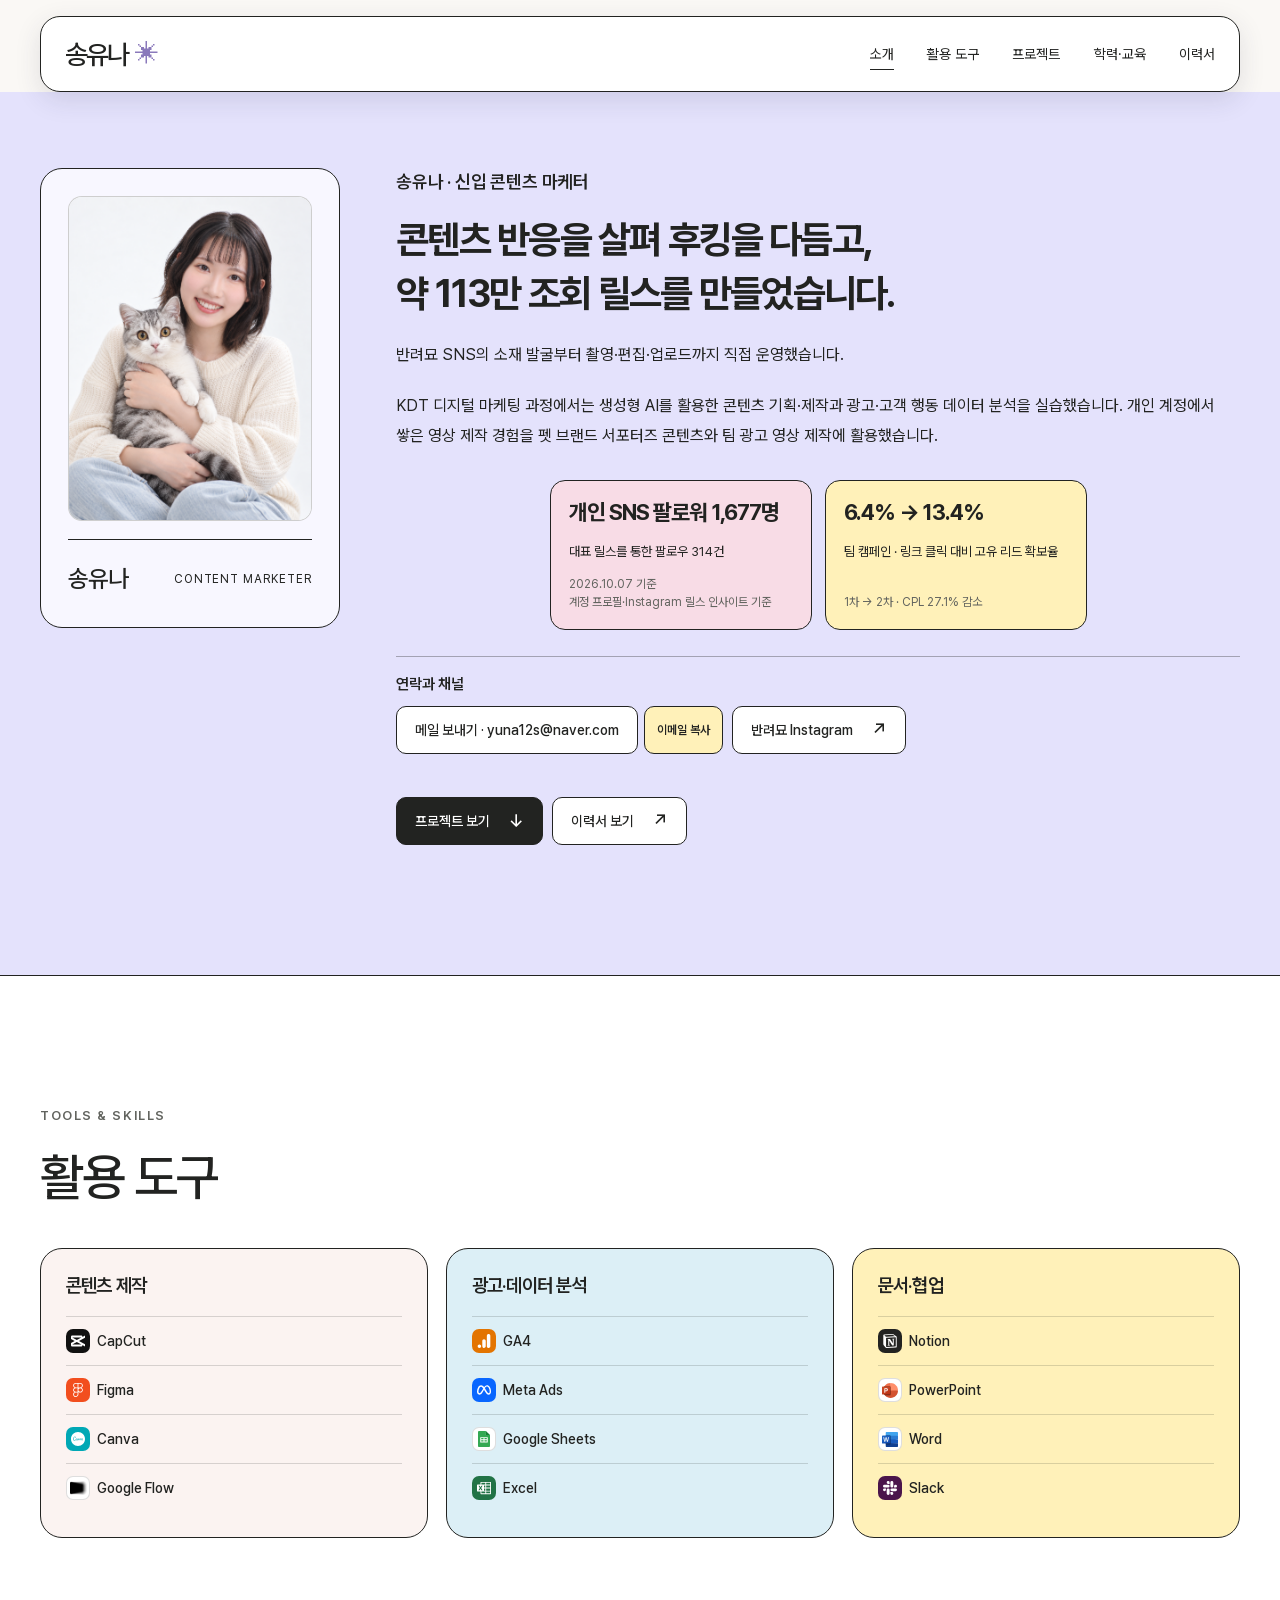
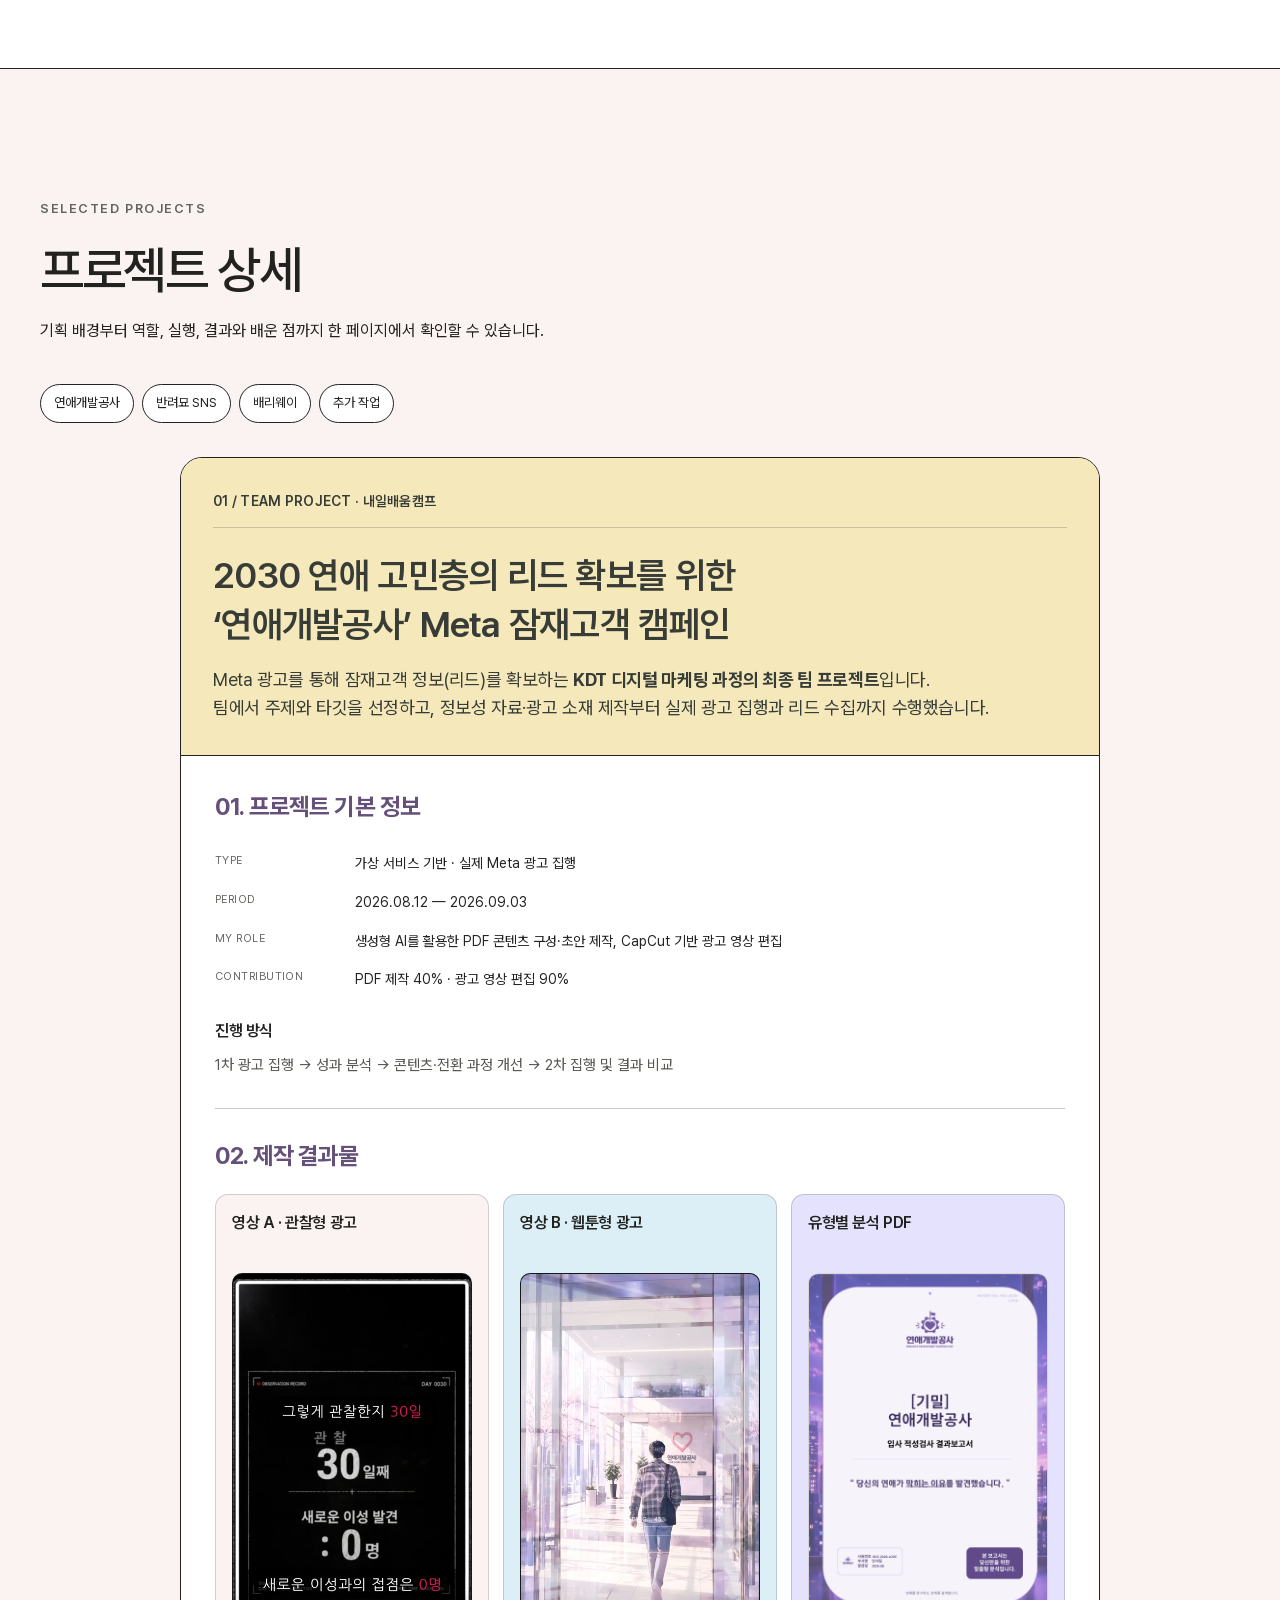
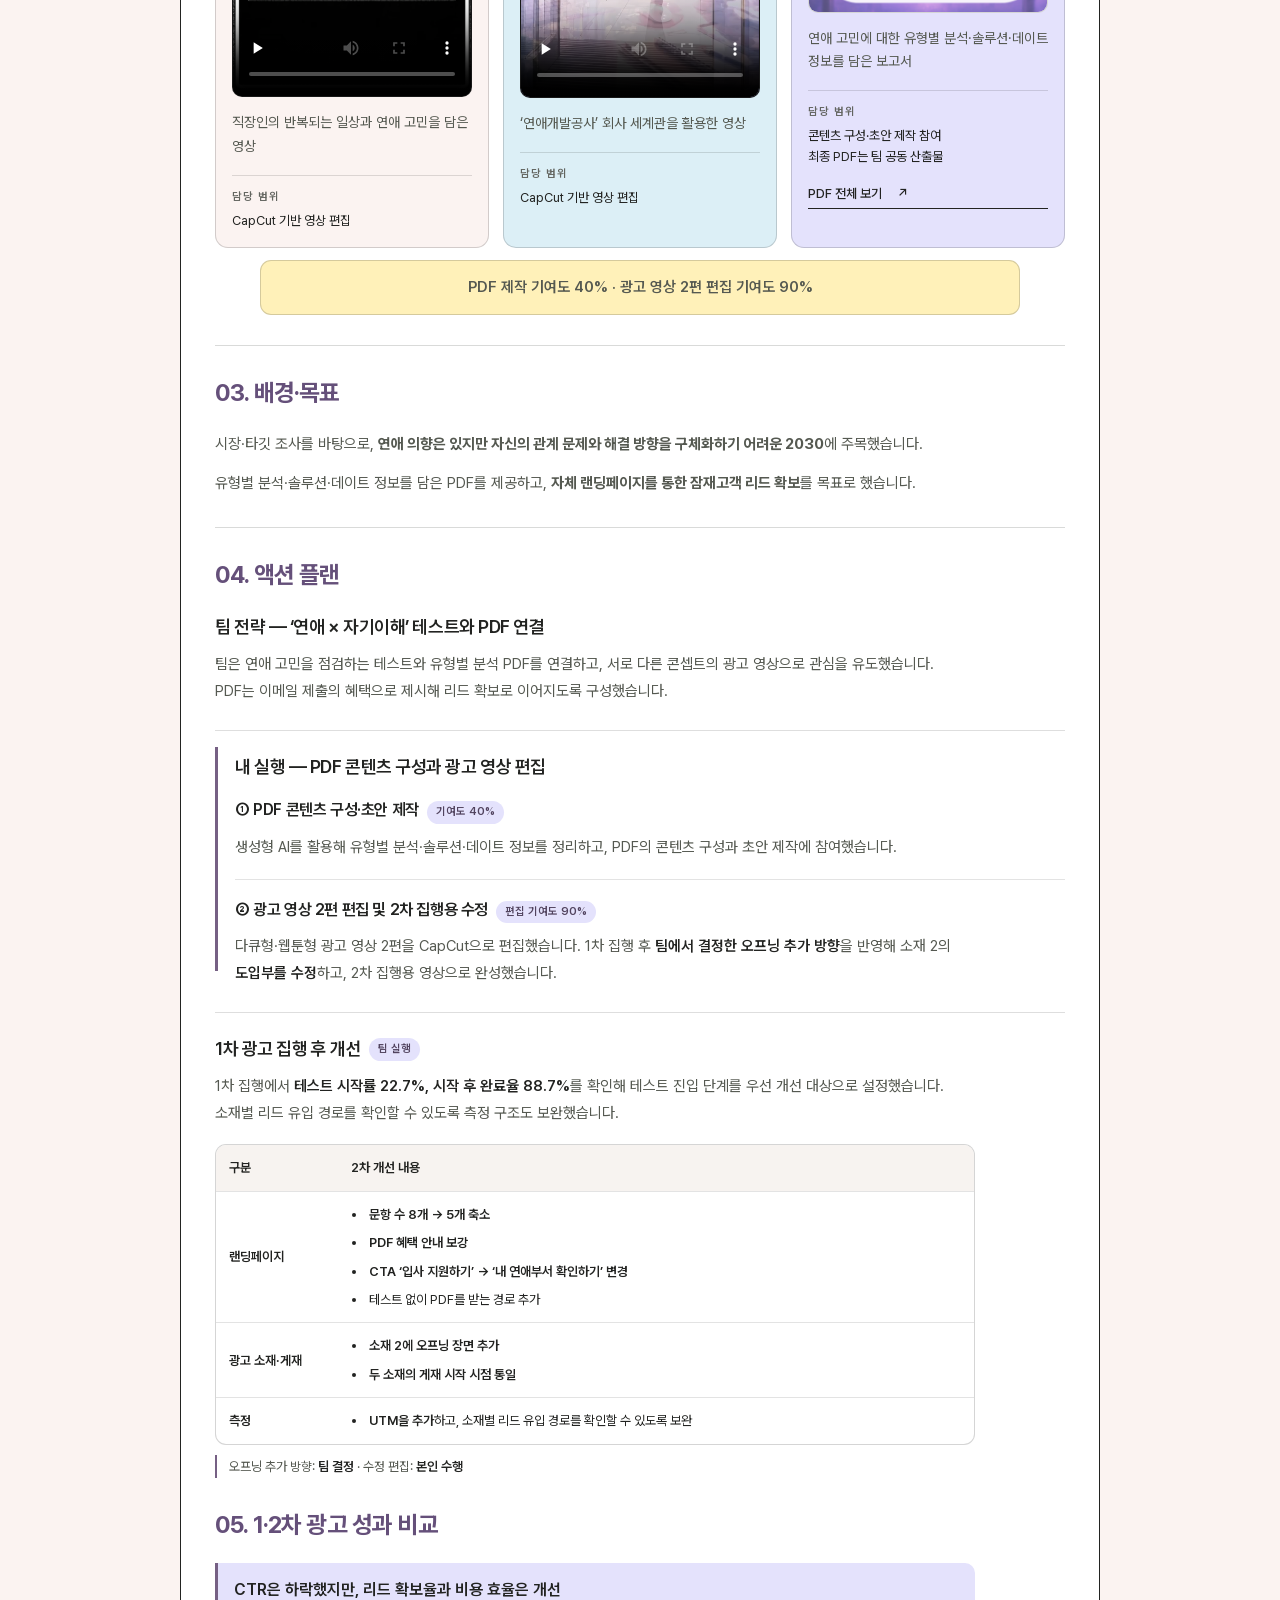
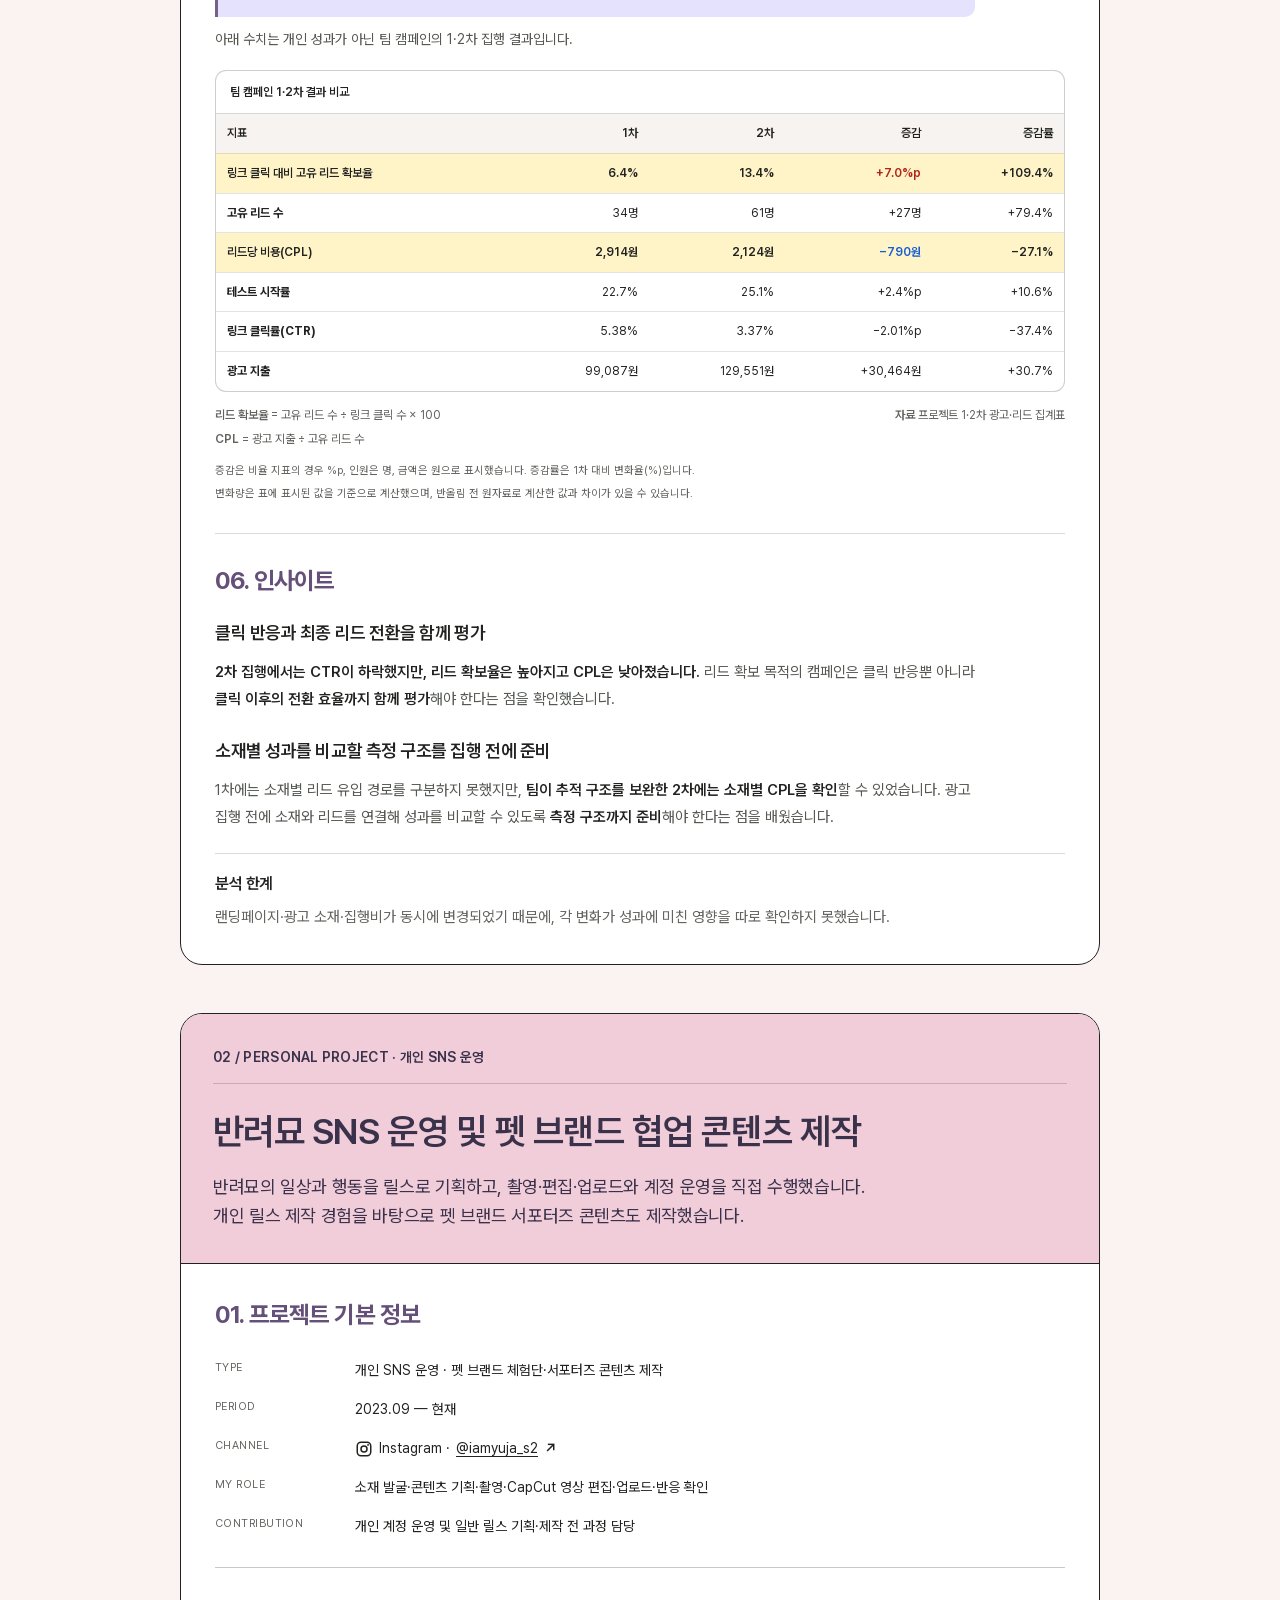
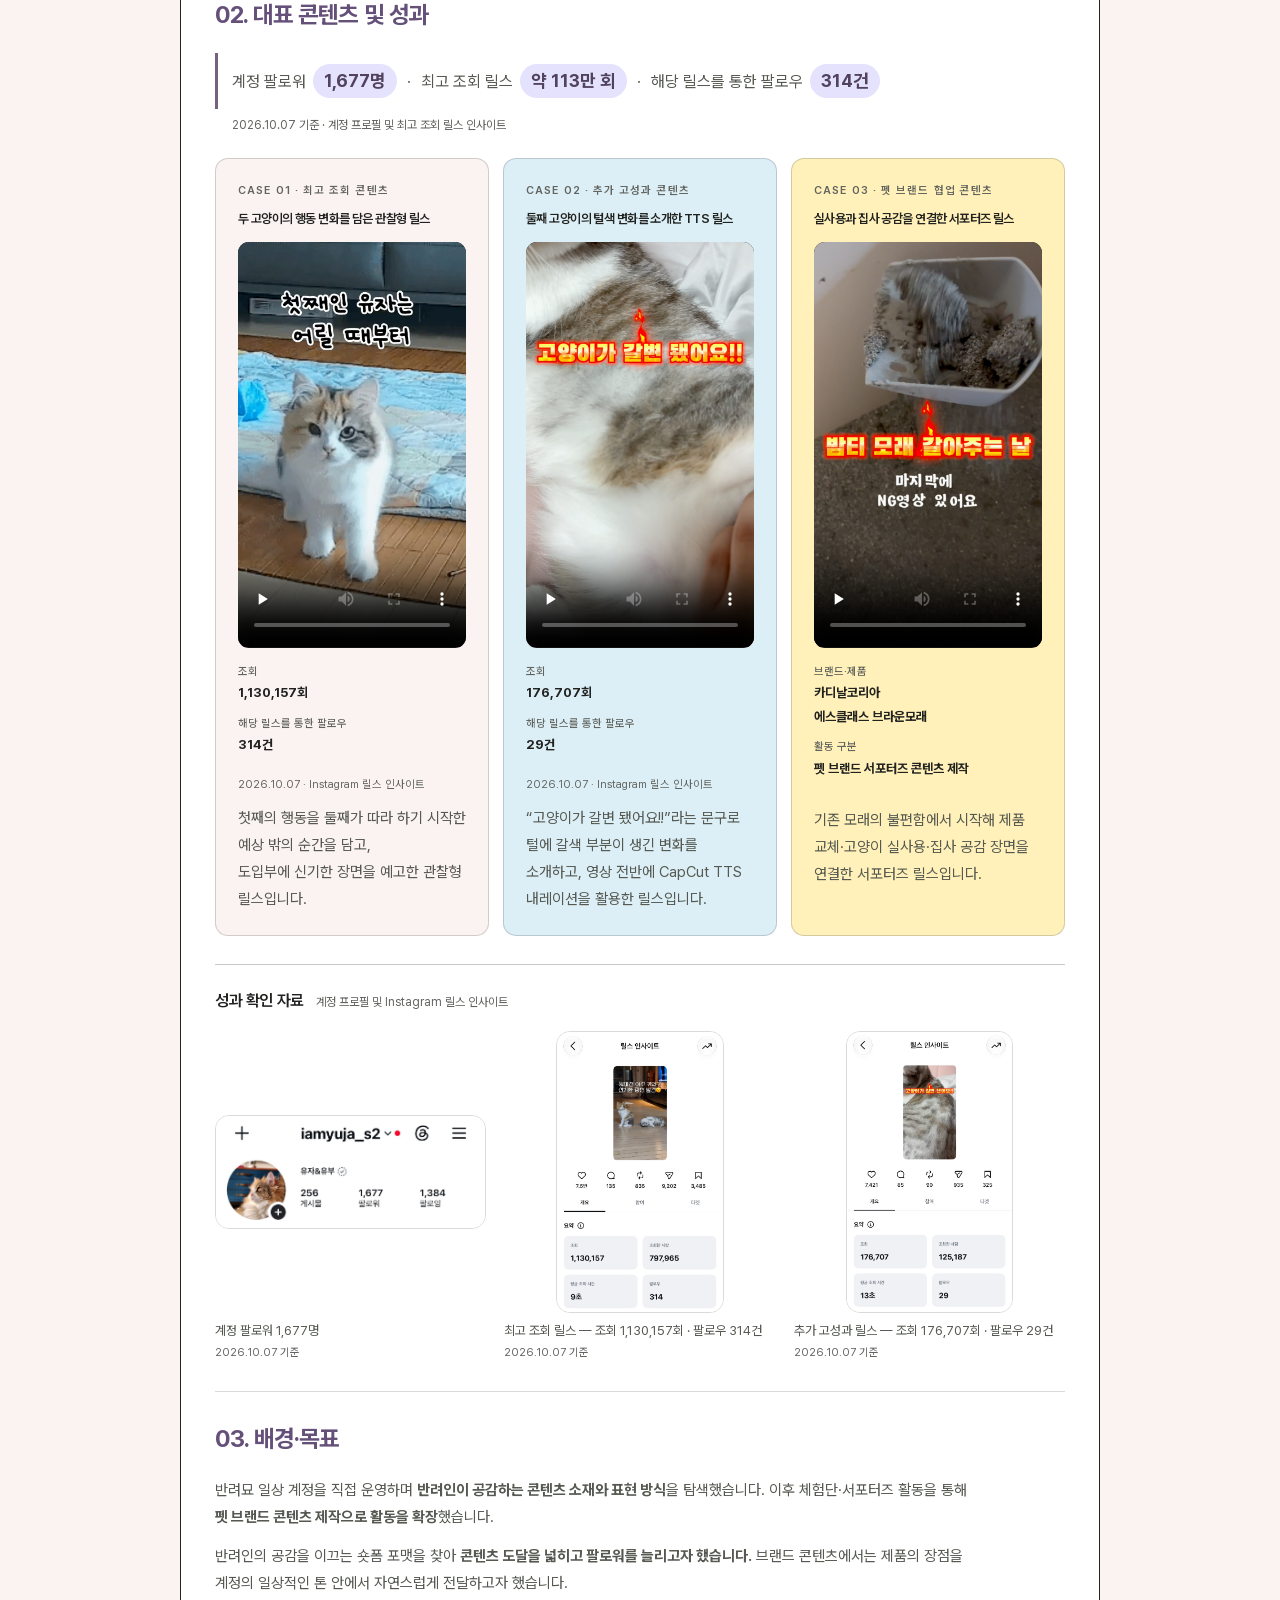
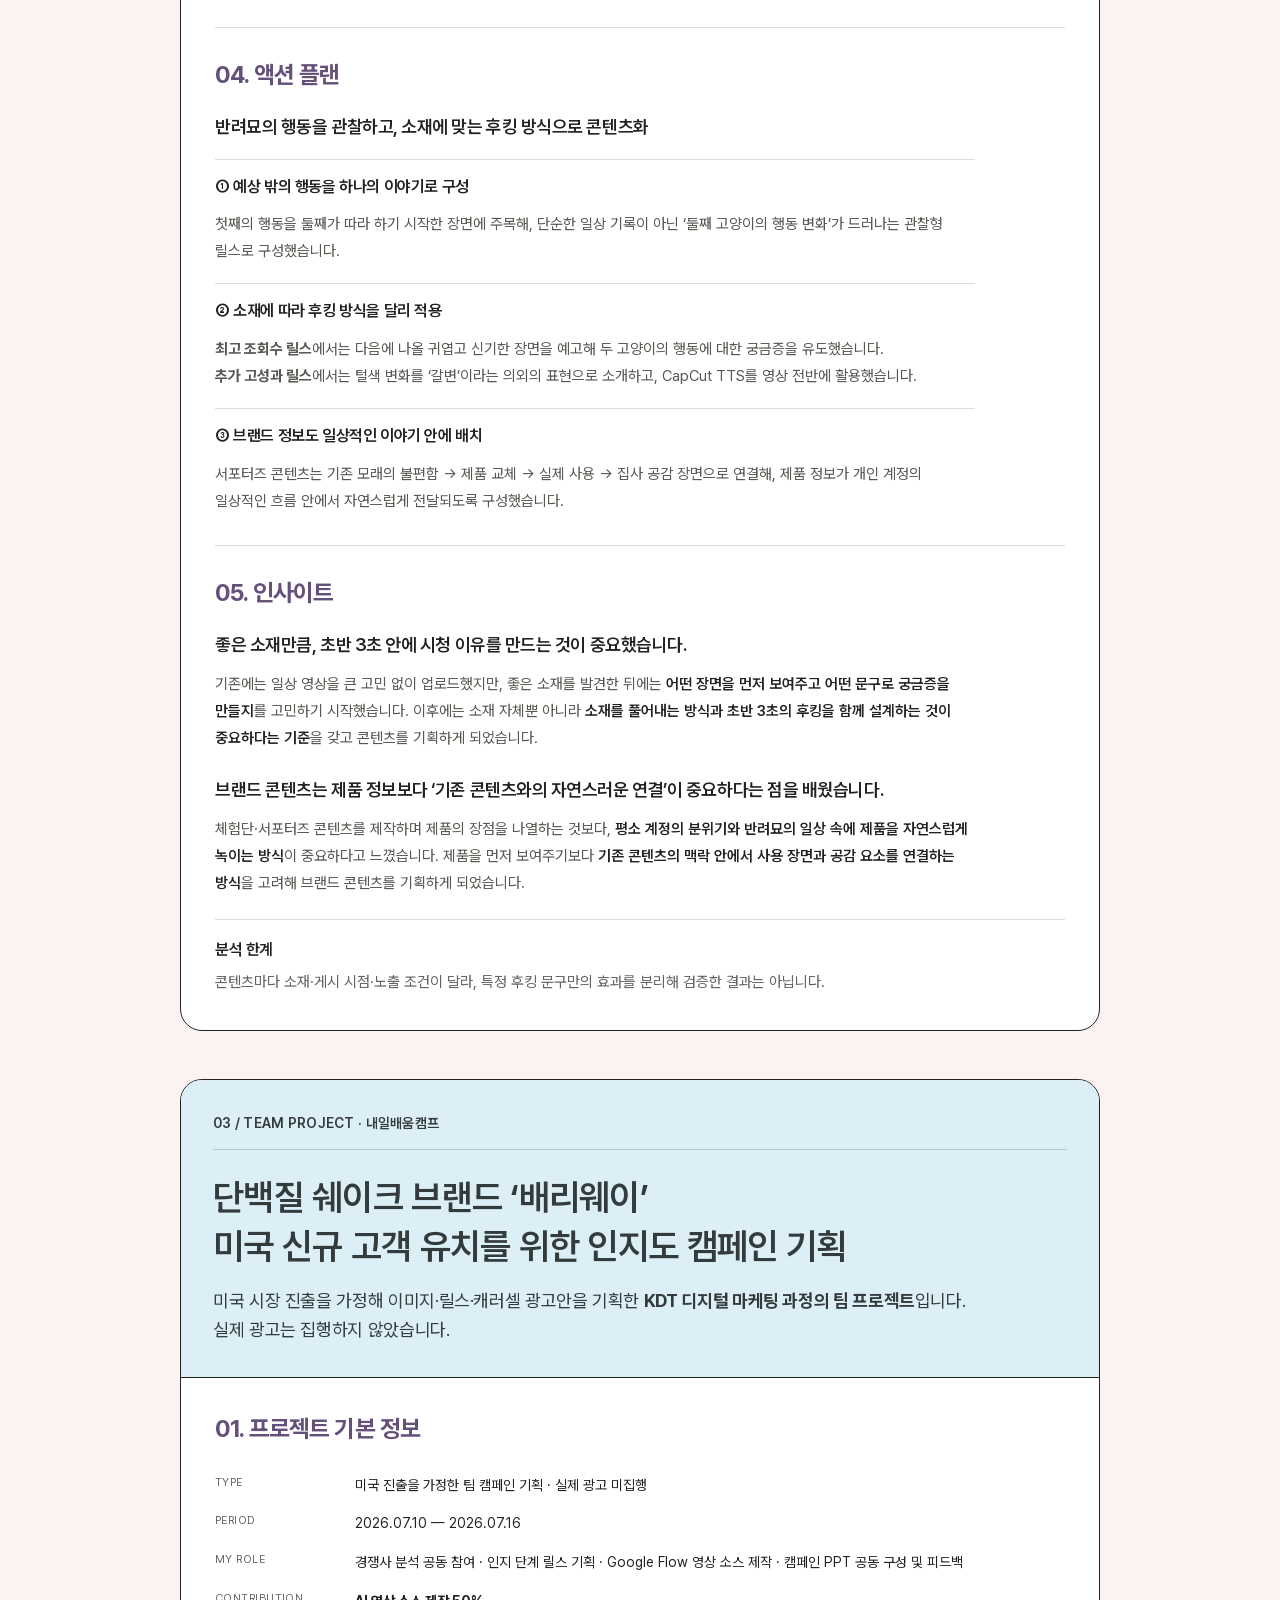
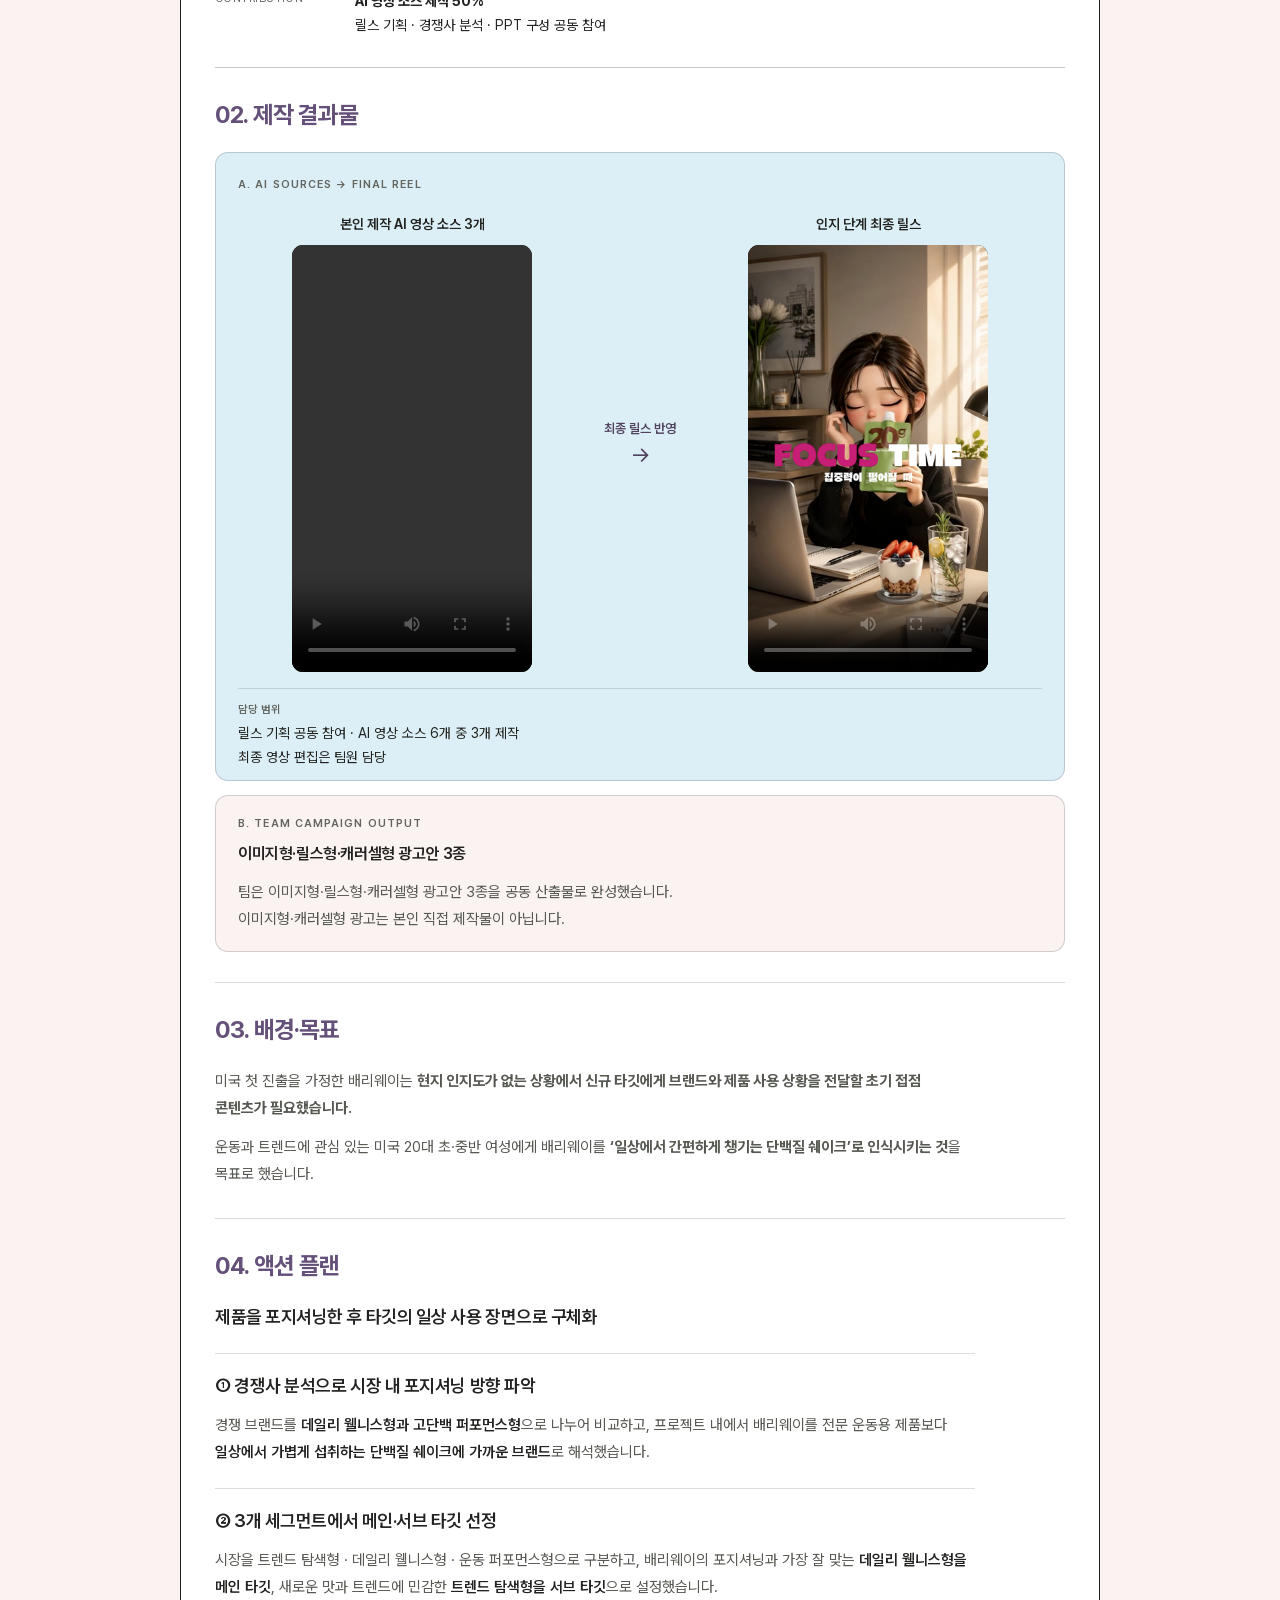
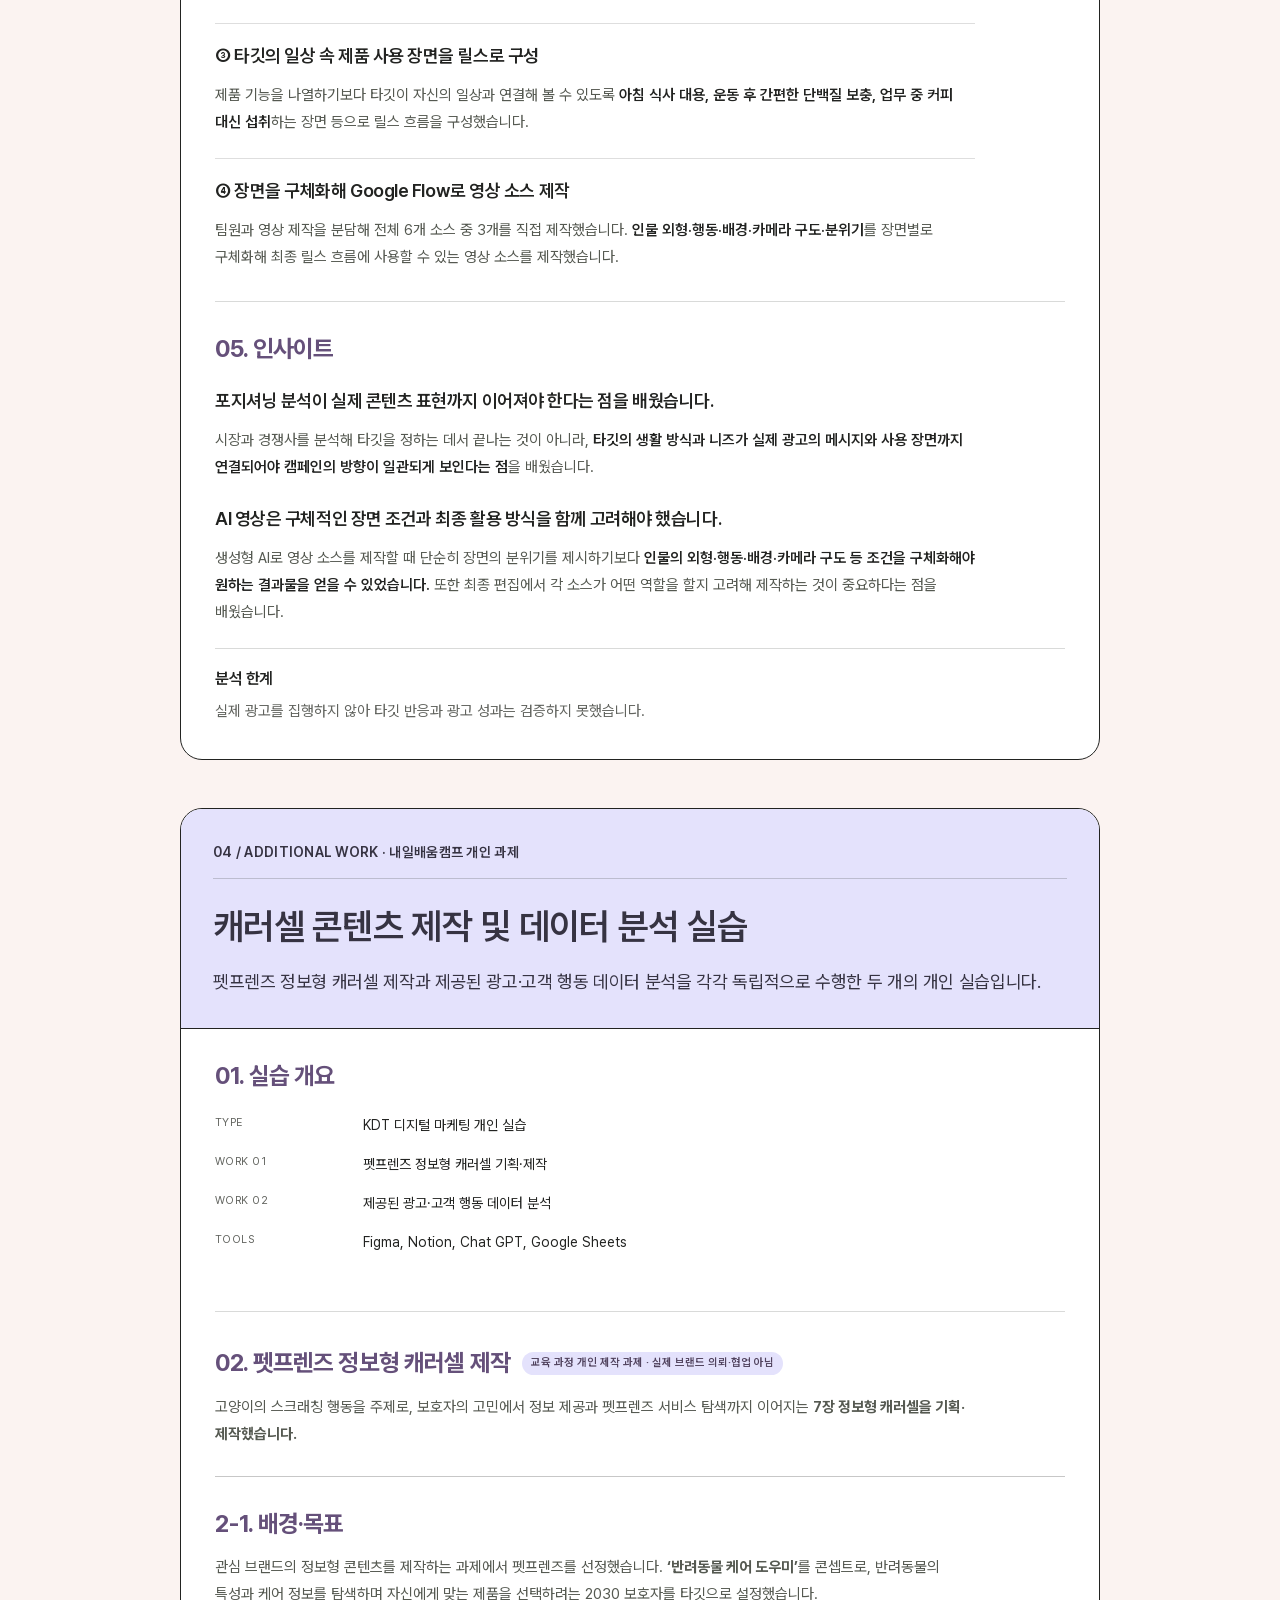
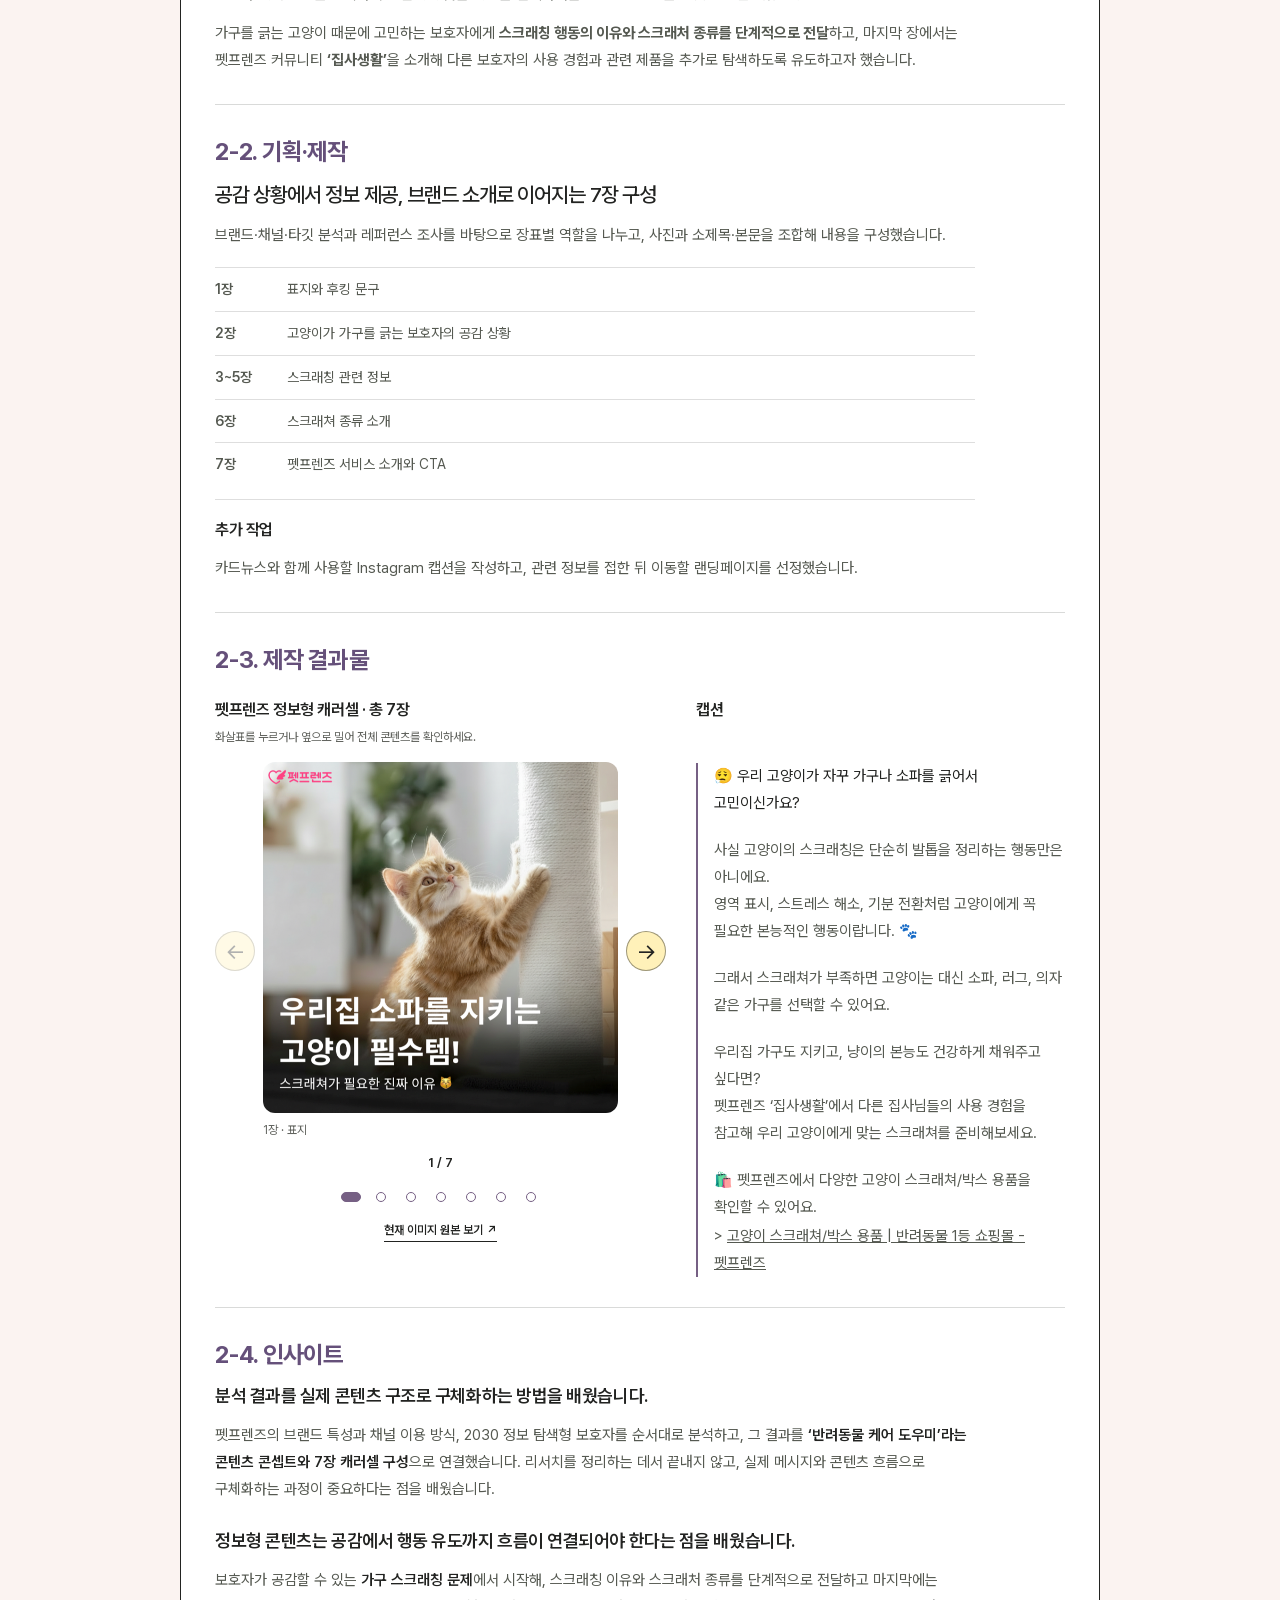
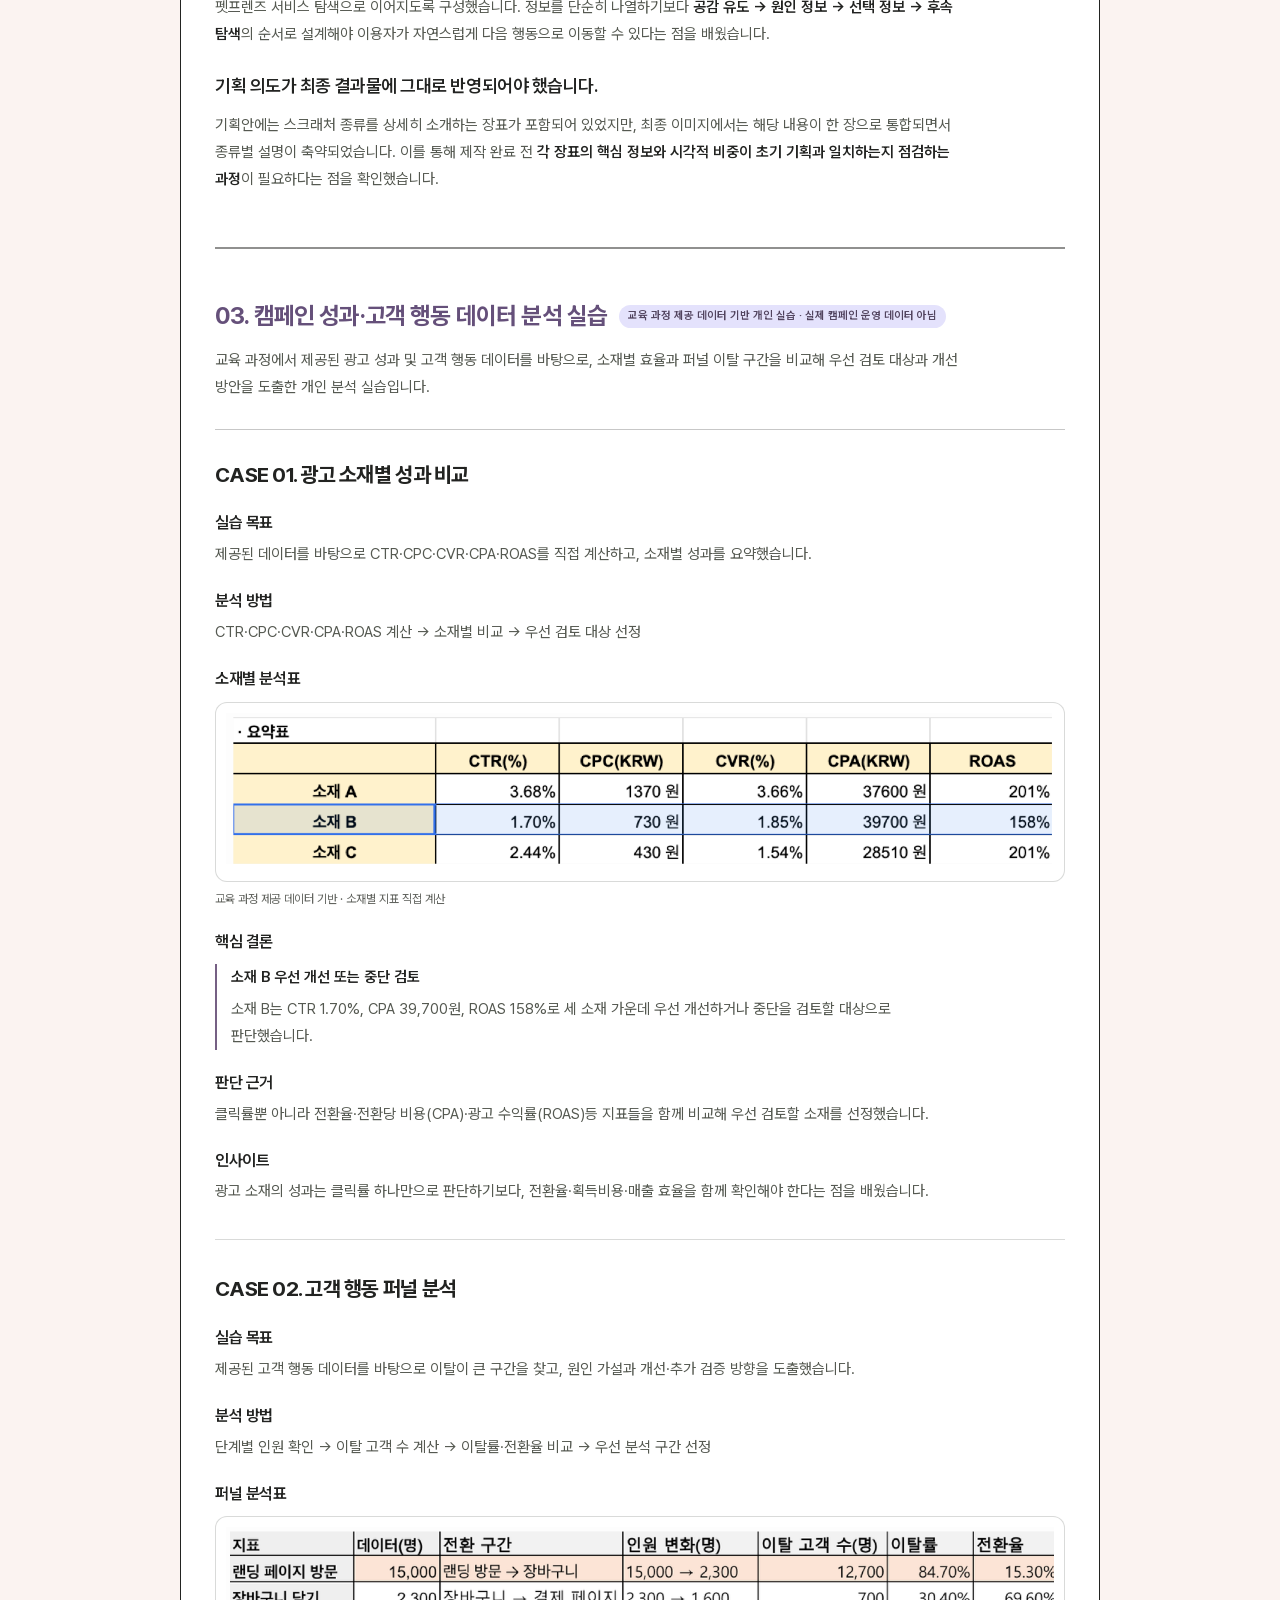
<file: public/contact.html>
<!doctype html>
<html lang="ko">
<head>
  <meta charset="utf-8">
  <meta name="viewport" content="width=device-width, initial-scale=1">
  <meta name="robots" content="noindex">
  <title>연락처 새 위치 안내 — 송유나</title>
  <link rel="icon" href="./assets/favicon.svg" type="image/svg+xml">
  <link rel="stylesheet" href="./assets/styles.css?v=20260911-4">
  <script src="./assets/script.js?v=20260911-4" defer></script>
</head>
<body class="legacy-page" data-legacy-page="contact">
  <main class="legacy-card">
    <span class="eyebrow">CONTACT MOVED</span>
    <h1>연락 링크를 소개 영역으로 옮겼습니다.</h1>
    <p>잠시 후 포트폴리오의 연락과 채널 위치로 이동합니다.</p>
    <div class="legacy-links"><a class="about-action about-action-primary" href="./index.html#contact">연락과 채널 보기</a><a class="about-action about-action-secondary" href="mailto:yuna12s@naver.com">메일 보내기</a></div>
  </main>
</body>
</html>
</file>
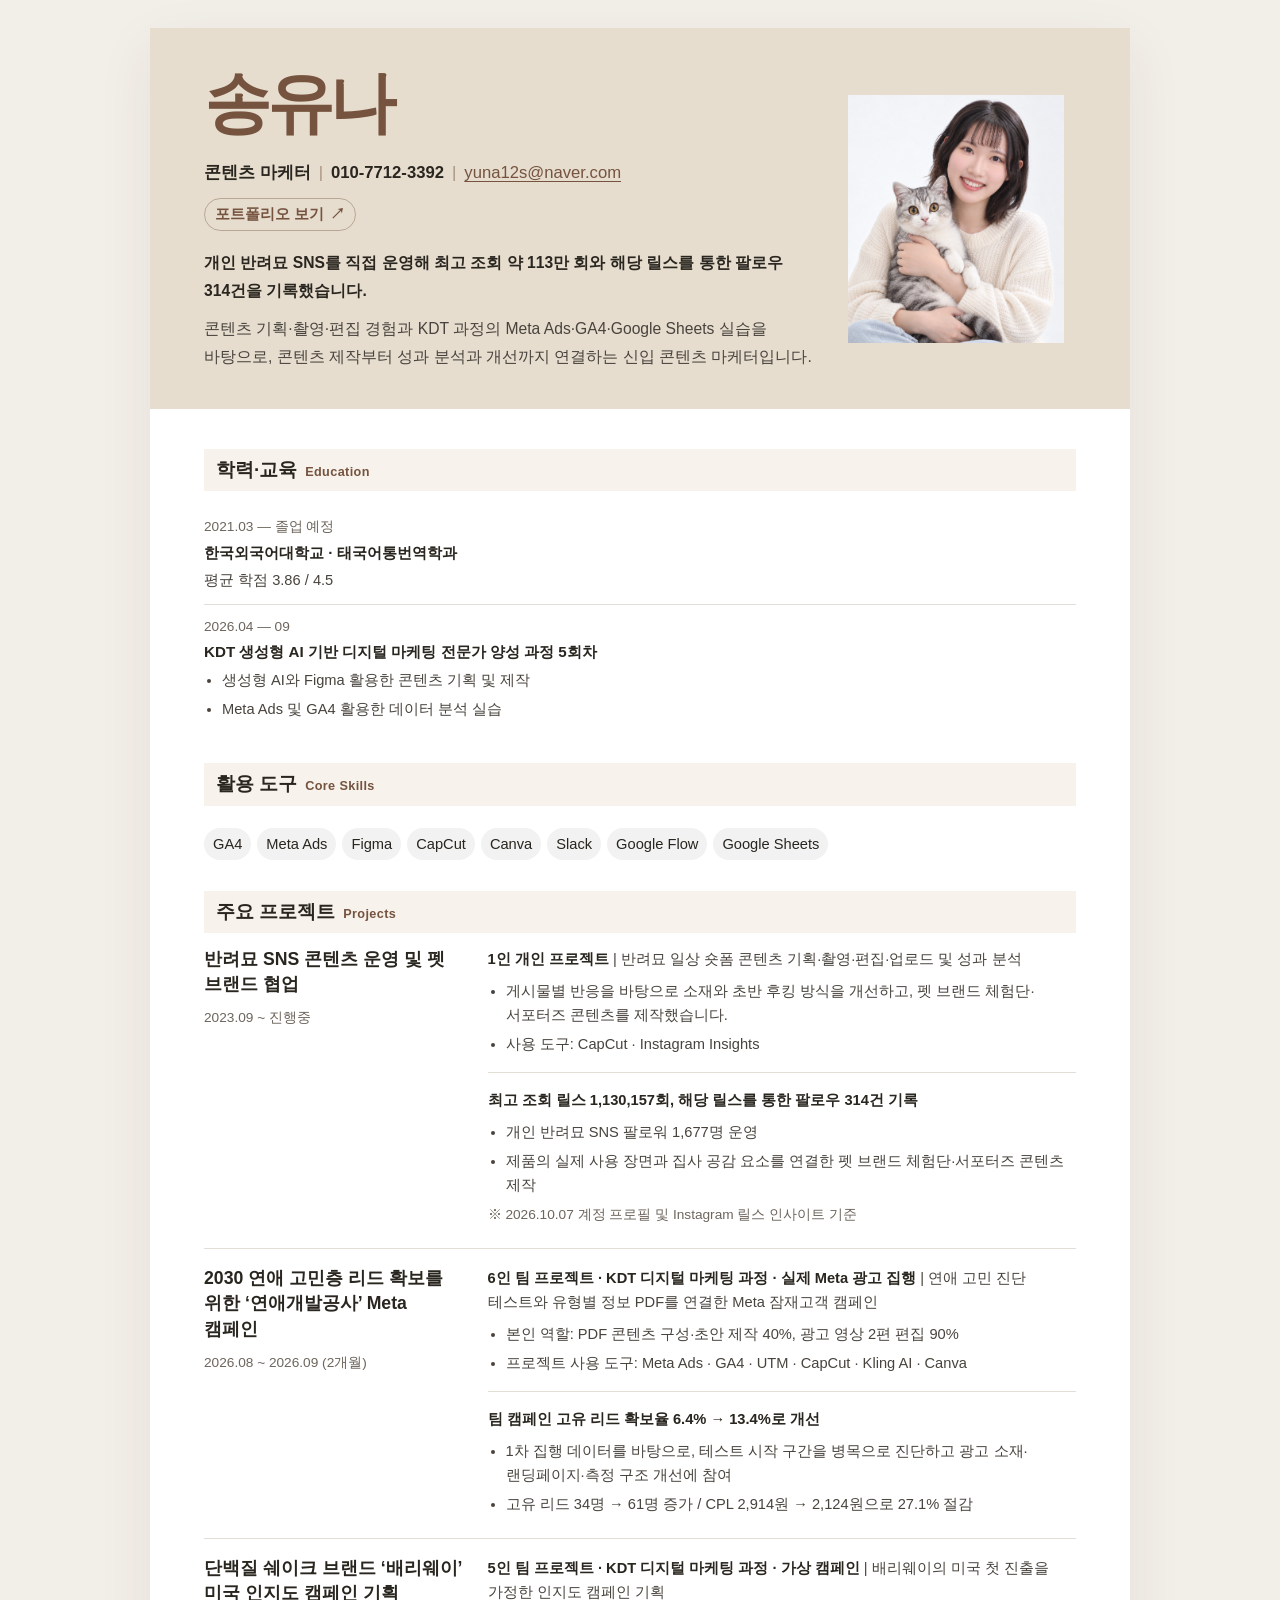
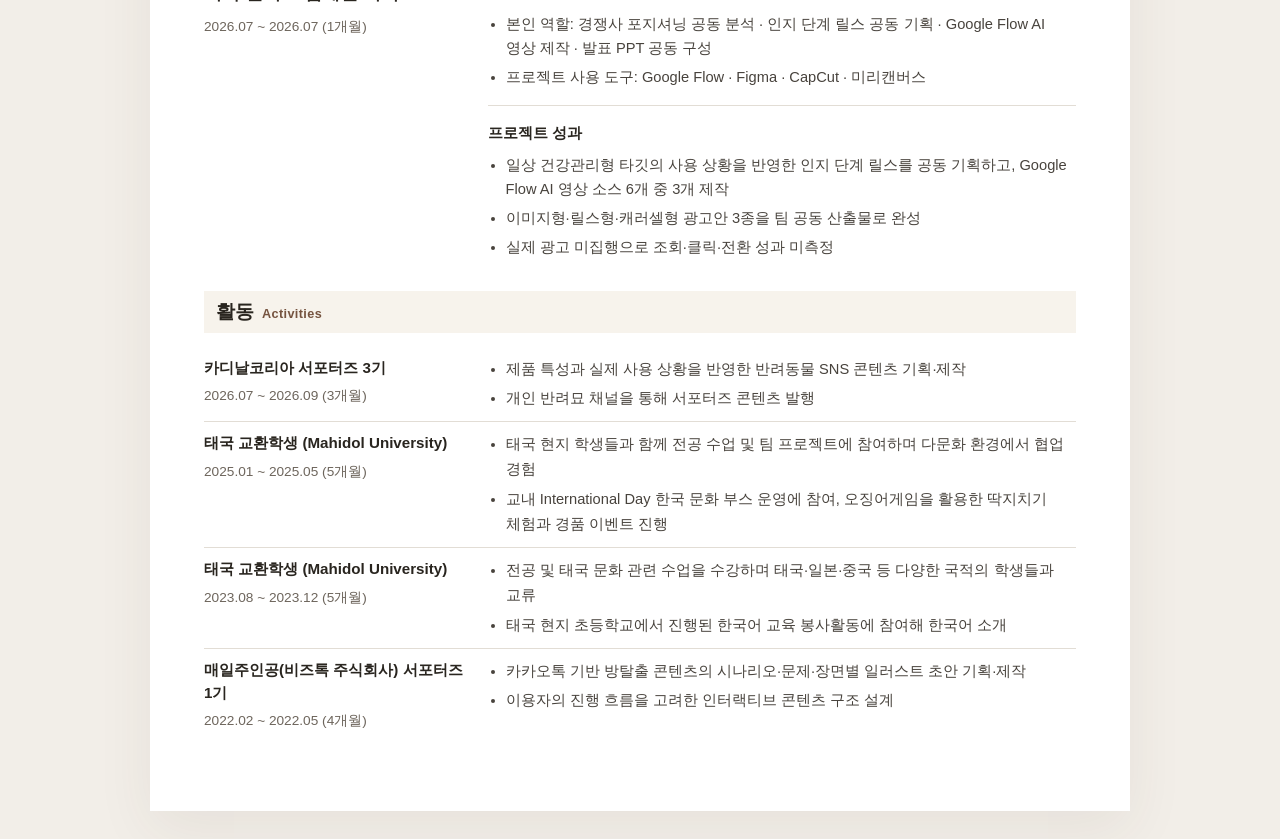
<file: public/resume.html>
<!doctype html>
<html lang="ko">
<head>
  <meta charset="utf-8">
  <meta name="viewport" content="width=device-width, initial-scale=1">
  <meta name="robots" content="noindex">
  <meta name="description" content="콘텐츠 마케터 송유나의 이력서입니다.">
  <title>이력서 — 송유나</title>
  <link rel="icon" href="data:,">
  <link rel="stylesheet" href="./assets/resume.css?v=20260930-7">
</head>
<body>
  <main class="page">
    <header class="hero">
      <div class="hero-main">
        <div class="hero-copy">
          <h1>송유나</h1>
        </div>
        <div class="hero-details">
          <p class="hero-contact"><span>콘텐츠 마케터 </span><span class="contact-separator" aria-hidden="true">|</span><span> 010-7712-3392 </span><span class="contact-separator" aria-hidden="true">|</span><a href="mailto:yuna12s@naver.com"> yuna12s@naver.com </a></p>
          <a class="portfolio-link" href="./index.html">포트폴리오 보기 <span aria-hidden="true">↗</span></a>
        </div>
        <div class="hero-intro">
          <p><strong>개인 반려묘 SNS를 직접 운영해 최고 조회 약 113만 회와 해당 릴스를 통한 팔로우 314건을 기록했습니다.</strong></p>
          <p>콘텐츠 기획·촬영·편집 경험과 KDT 과정의 Meta Ads·GA4·Google Sheets 실습을 바탕으로, 콘텐츠 제작부터 성과 분석과 개선까지 연결하는 신입 콘텐츠 마케터입니다.</p>
        </div>
      </div>
      <div class="hero-art"><img class="hero-photo" src="./assets/song-yuna-profile-resume.jpg" alt="송유나가 반려묘를 안고 있는 프로필 사진" width="1086" height="1448"></div>
    </header>

    <div class="resume-body">
    <section class="section" aria-labelledby="education-title">
      <h2 class="section-title" id="education-title">학력·교육 <span>Education</span></h2>
      <div class="row education-row">
        <div>
          <span class="period">2021.03 — 졸업 예정</span>
          <h3>한국외국어대학교 · 태국어통번역학과</h3>
          <p class="detail">평균 학점 3.86 / 4.5</p>
        </div>
      </div>
      <div class="row education-row">
        <div>
          <span class="period">2026.04 — 09</span>
          <h3>KDT 생성형 AI 기반 디지털 마케팅 전문가 양성 과정 5회차</h3>
          <ul class="detail-list">
            <li>생성형 AI와 Figma 활용한 콘텐츠 기획 및 제작</li>
            <li>Meta Ads 및 GA4 활용한 데이터 분석 실습</li>
          </ul>
        </div>
      </div>
    </section>

    <section class="section" aria-labelledby="skills-title">
      <h2 class="section-title" id="skills-title">활용 도구 <span>Core Skills</span></h2>
      <ul class="skill-list" aria-label="활용 도구 목록">
        <li>GA4</li>
        <li>Meta Ads</li>
        <li>Figma</li>
        <li>CapCut</li>
        <li>Canva</li>
        <li>Slack</li>
        <li>Google Flow</li>
        <li>Google Sheets</li>
      </ul>
    </section>

    <section class="section" aria-labelledby="projects-title">
      <h2 class="section-title" id="projects-title">주요 프로젝트 <span>Projects</span></h2>
      <article class="project">
        <div class="project-heading">
          <h3>반려묘 SNS 콘텐츠 운영 및 펫 브랜드 협업</h3>
          <span class="period">2023.09 ~ 진행중</span>
        </div>
        <div class="project-content">
          <div class="project-block">
            <p><strong>1인 개인 프로젝트</strong> | 반려묘 일상 숏폼 콘텐츠 기획·촬영·편집·업로드 및 성과 분석</p>
            <ul class="project-points">
              <li>게시물별 반응을 바탕으로 소재와 초반 후킹 방식을 개선하고, 펫 브랜드 체험단·서포터즈 콘텐츠를 제작했습니다.</li>
              <li>사용 도구: CapCut · Instagram Insights</li>
            </ul>
          </div>
          <div class="project-block project-result">
            <p class="project-result-title">최고 조회 릴스 1,130,157회, 해당 릴스를 통한 팔로우 314건 기록</p>
            <ul class="project-points">
              <li>개인 반려묘 SNS 팔로워 1,677명 운영</li>
              <li>제품의 실제 사용 장면과 집사 공감 요소를 연결한 펫 브랜드 체험단·서포터즈 콘텐츠 제작</li>
            </ul>
            <p class="project-note">※ 2026.10.07 계정 프로필 및 Instagram 릴스 인사이트 기준</p>
          </div>
        </div>
      </article>

      <article class="project">
        <div class="project-heading">
          <h3>2030 연애 고민층 리드 확보를 위한 ‘연애개발공사’ Meta 캠페인</h3>
          <span class="period">2026.08 ~ 2026.09 (2개월)</span>
        </div>
        <div class="project-content">
          <div class="project-block">
            <p><strong>6인 팀 프로젝트 · KDT 디지털 마케팅 과정 · 실제 Meta 광고 집행</strong> | 연애 고민 진단 테스트와 유형별 정보 PDF를 연결한 Meta 잠재고객 캠페인</p>
            <ul class="project-points">
              <li>본인 역할: PDF 콘텐츠 구성·초안 제작 40%, 광고 영상 2편 편집 90%</li>
              <li>프로젝트 사용 도구: Meta Ads · GA4 · UTM · CapCut · Kling AI · Canva</li>
            </ul>
          </div>
          <div class="project-block project-result">
            <p class="project-result-title">팀 캠페인 고유 리드 확보율 6.4% → 13.4%로 개선</p>
            <ul class="project-points">
              <li>1차 집행 데이터를 바탕으로, 테스트 시작 구간을 병목으로 진단하고 광고 소재·랜딩페이지·측정 구조 개선에 참여</li>
              <li>고유 리드 34명 → 61명 증가 / CPL 2,914원 → 2,124원으로 27.1% 절감</li>
            </ul>
          </div>
        </div>
      </article>

      <article class="project">
        <div class="project-heading">
          <h3>단백질 쉐이크 브랜드 ‘배리웨이’ 미국 인지도 캠페인 기획</h3>
          <span class="period">2026.07 ~ 2026.07 (1개월)</span>
        </div>
        <div class="project-content">
          <div class="project-block">
            <p><strong>5인 팀 프로젝트 · KDT 디지털 마케팅 과정 · 가상 캠페인</strong> | 배리웨이의 미국 첫 진출을 가정한 인지도 캠페인 기획</p>
            <ul class="project-points">
              <li>본인 역할: 경쟁사 포지셔닝 공동 분석 · 인지 단계 릴스 공동 기획 · Google Flow AI 영상 제작 · 발표 PPT 공동 구성</li>
              <li>프로젝트 사용 도구: Google Flow · Figma · CapCut · 미리캔버스</li>
            </ul>
          </div>
          <div class="project-block project-result">
            <p class="project-result-title">프로젝트 성과</p>
            <ul class="project-points">
              <li>일상 건강관리형 타깃의 사용 상황을 반영한 인지 단계 릴스를 공동 기획하고, Google Flow AI 영상 소스 6개 중 3개 제작</li>
              <li>이미지형·릴스형·캐러셀형 광고안 3종을 팀 공동 산출물로 완성</li>
              <li>실제 광고 미집행으로 조회·클릭·전환 성과 미측정</li>
            </ul>
          </div>
        </div>
      </article>
    </section>

    <section class="section" aria-labelledby="activities-title">
      <h2 class="section-title" id="activities-title">활동 <span>Activities</span></h2>
      <div class="row activity-row">
        <div><h3>카디날코리아 서포터즈 3기</h3><span class="period">2026.07 ~ 2026.09 (3개월)</span></div>
        <ul class="detail-list activity-details">
          <li>제품 특성과 실제 사용 상황을 반영한 반려동물 SNS 콘텐츠 기획·제작</li>
          <li>개인 반려묘 채널을 통해 서포터즈 콘텐츠 발행</li>
        </ul>
      </div>
      <div class="row activity-row">
        <div><h3>태국 교환학생 (Mahidol University)</h3><span class="period">2025.01 ~ 2025.05 (5개월)</span></div>
        <ul class="detail-list activity-details">
          <li>태국 현지 학생들과 함께 전공 수업 및 팀 프로젝트에 참여하며 다문화 환경에서 협업 경험</li>
          <li>교내 International Day 한국 문화 부스 운영에 참여, 오징어게임을 활용한 딱지치기 체험과 경품 이벤트 진행</li>
        </ul>
      </div>
      <div class="row activity-row">
        <div><h3>태국 교환학생 (Mahidol University)</h3><span class="period">2023.08 ~ 2023.12 (5개월)</span></div>
        <ul class="detail-list activity-details">
          <li>전공 및 태국 문화 관련 수업을 수강하며 태국·일본·중국 등 다양한 국적의 학생들과 교류</li>
          <li>태국 현지 초등학교에서 진행된 한국어 교육 봉사활동에 참여해 한국어 소개</li>
        </ul>
      </div>
      <div class="row activity-row">
        <div><h3>매일주인공(비즈톡 주식회사) 서포터즈 1기</h3><span class="period">2022.02 ~ 2022.05 (4개월)</span></div>
        <ul class="detail-list activity-details">
          <li>카카오톡 기반 방탈출 콘텐츠의 시나리오·문제·장면별 일러스트 초안 기획·제작</li>
          <li>이용자의 진행 흐름을 고려한 인터랙티브 콘텐츠 구조 설계</li>
        </ul>
      </div>
    </section>

    </div>
  </main>
</body>
</html>
</file>
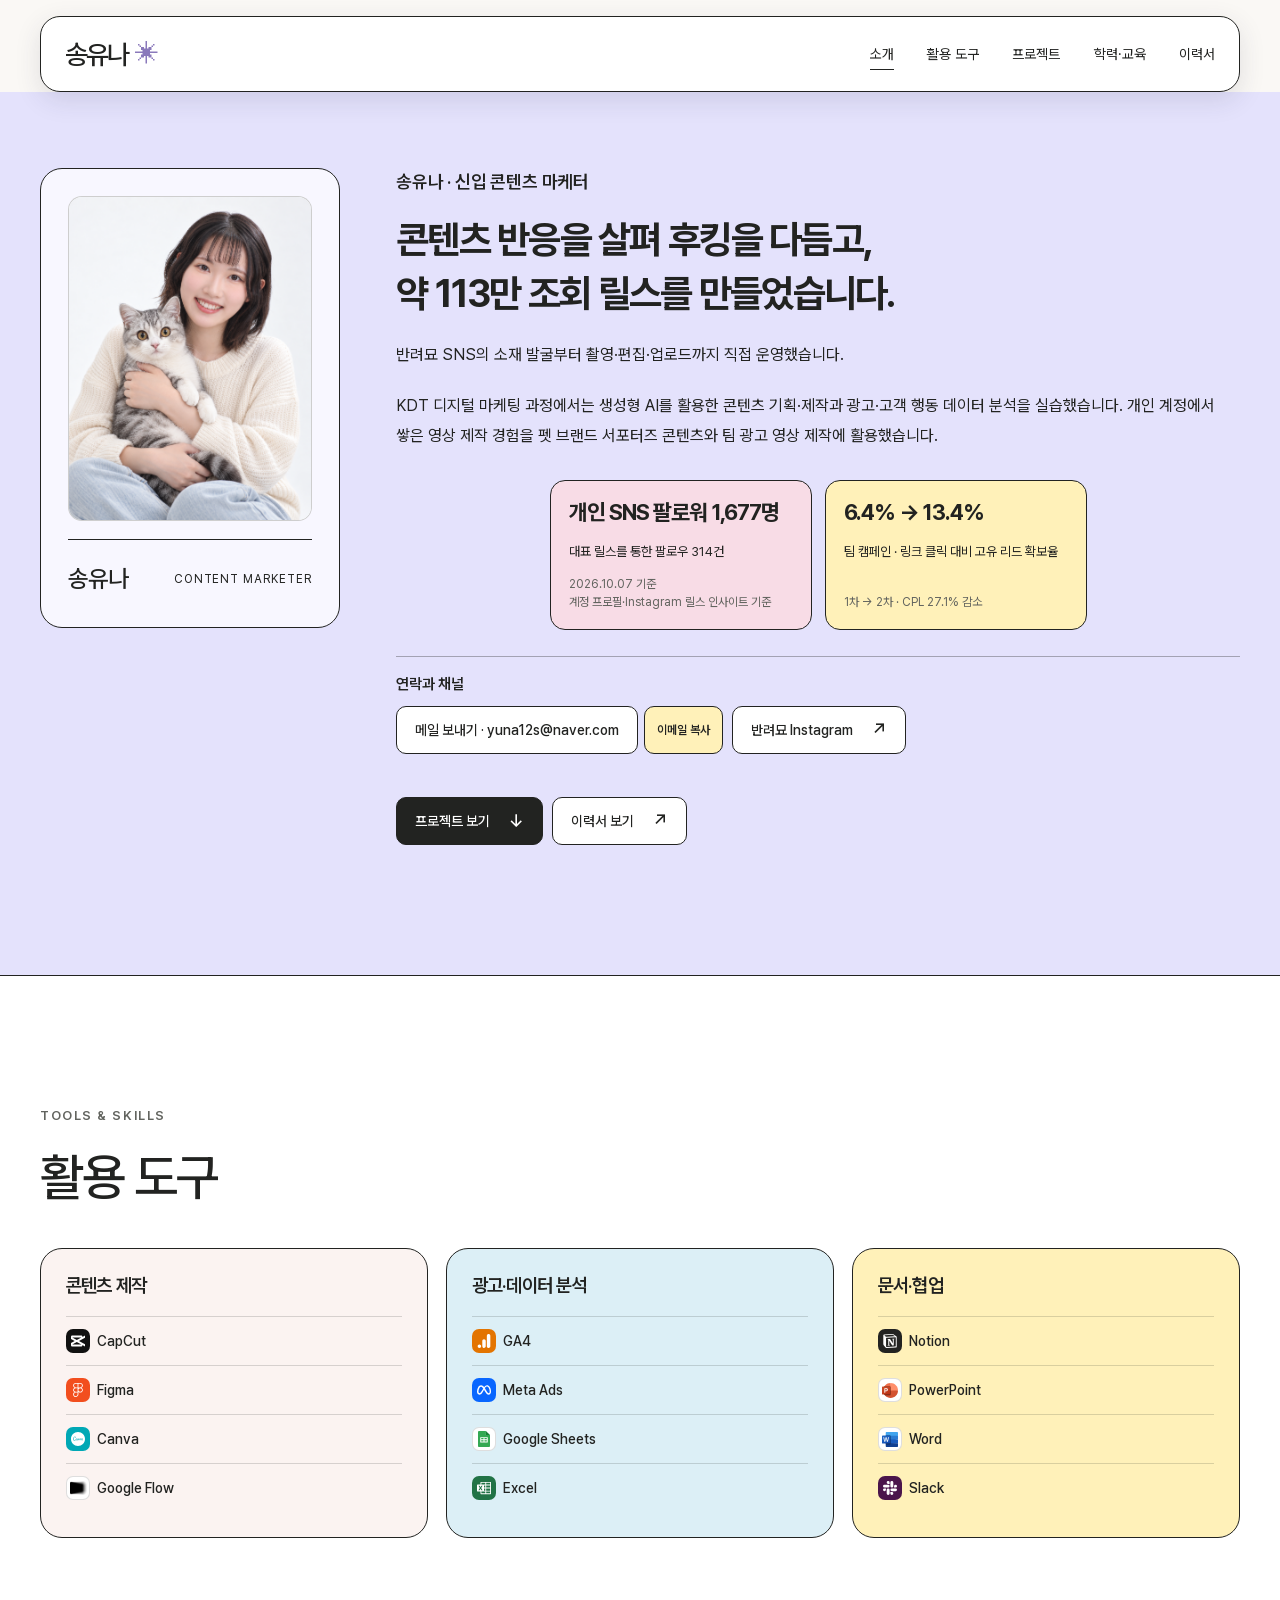
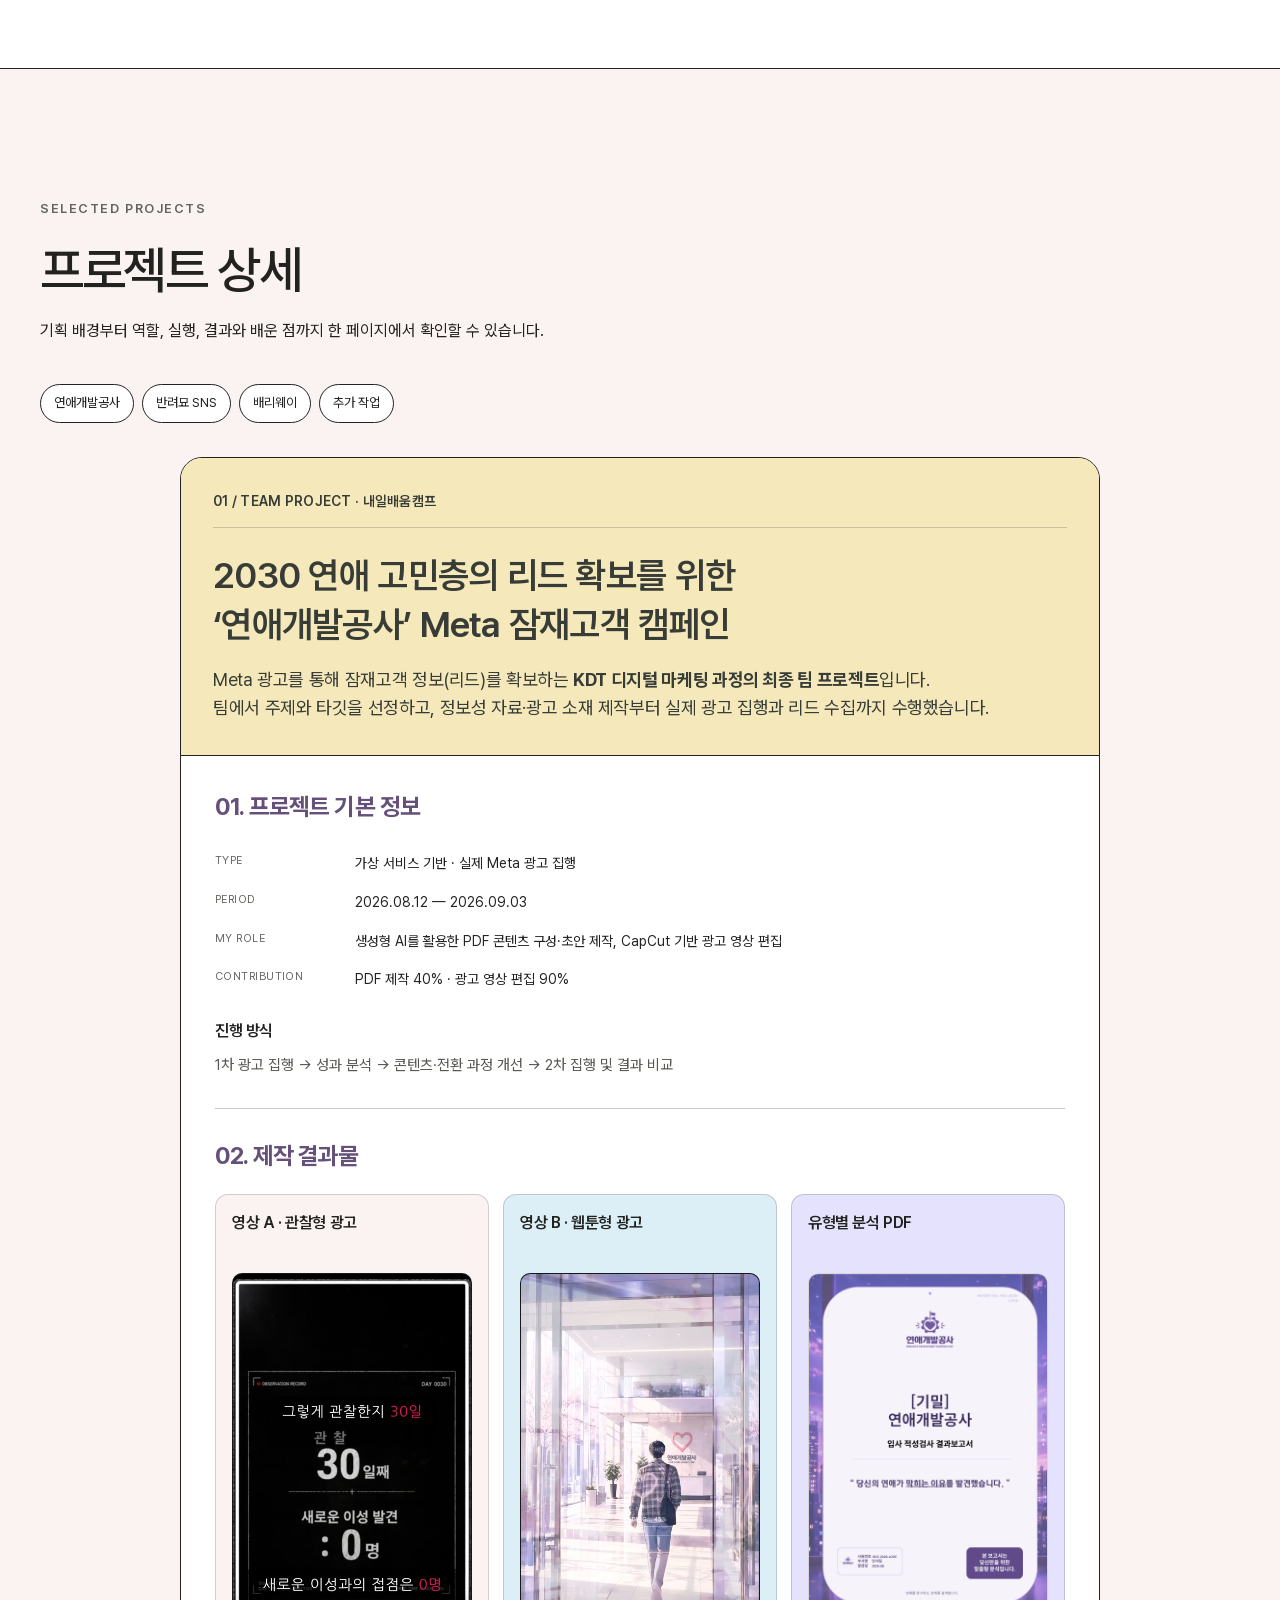
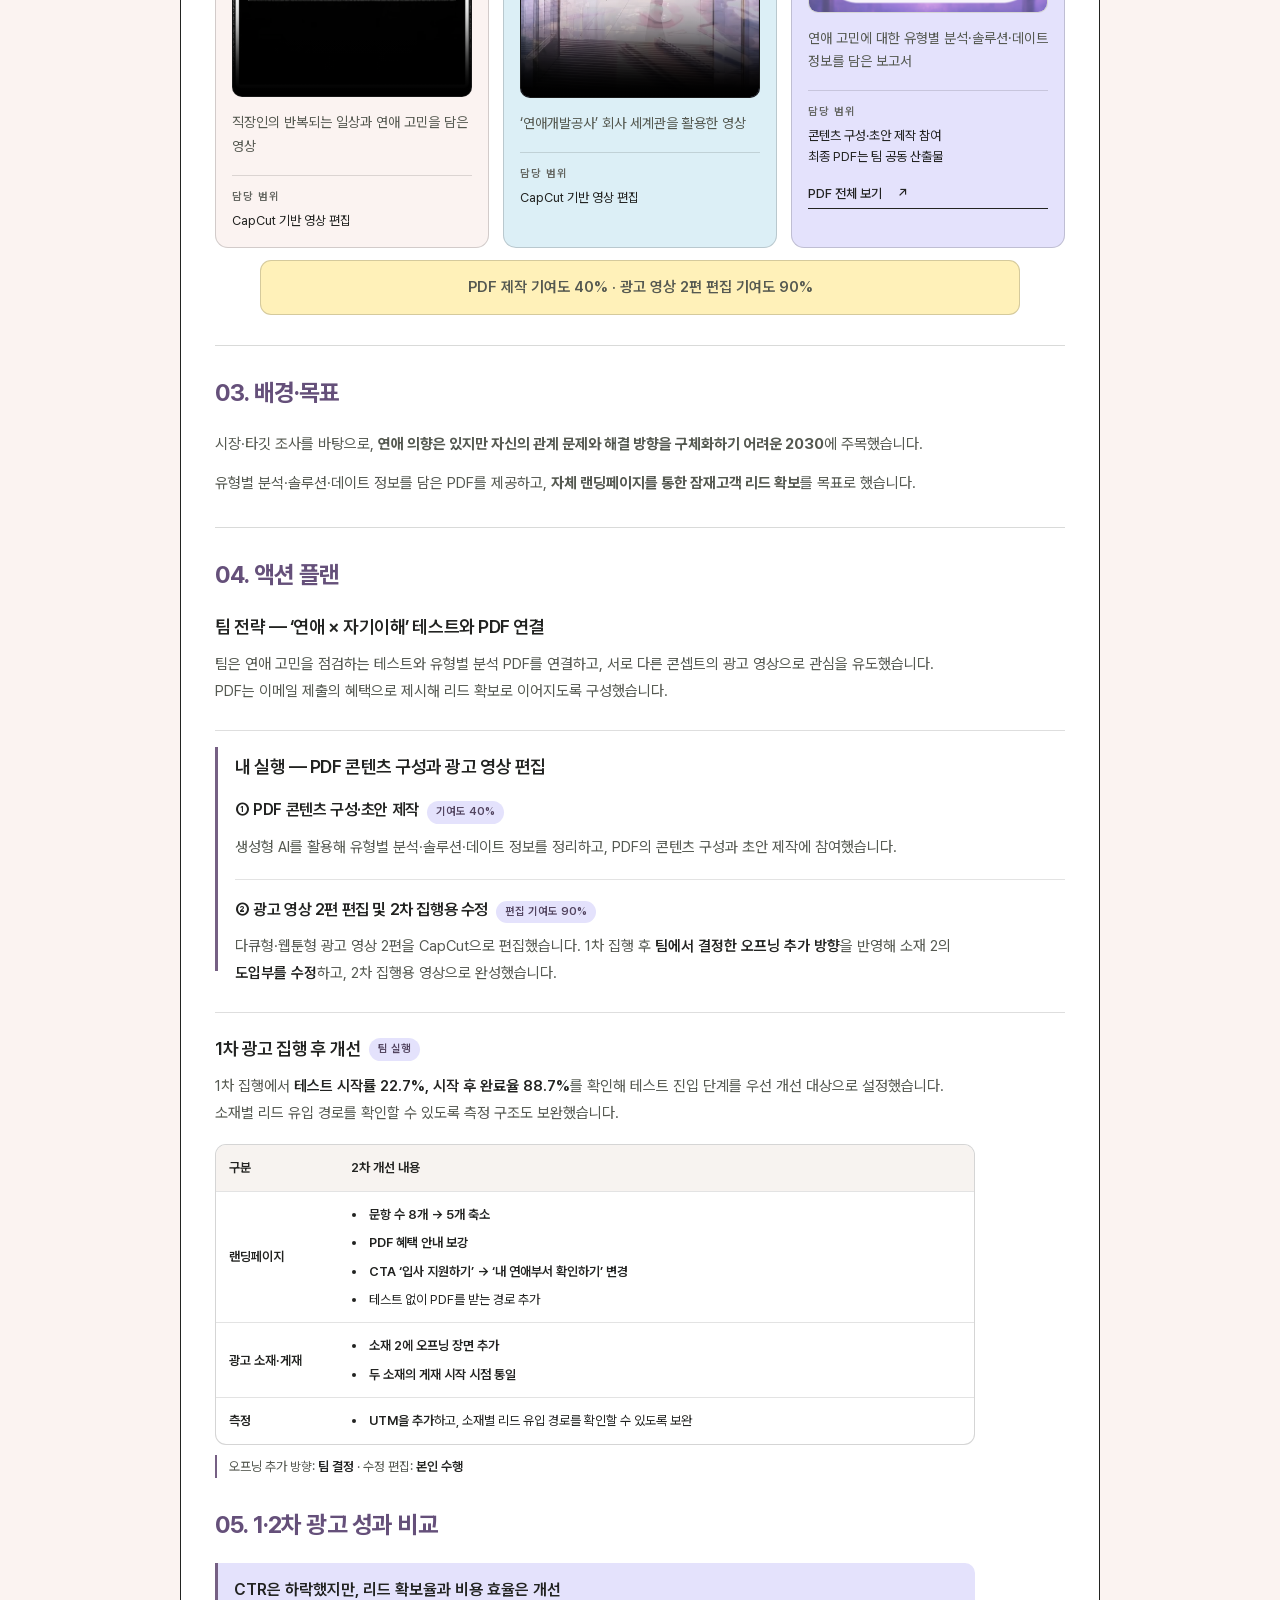
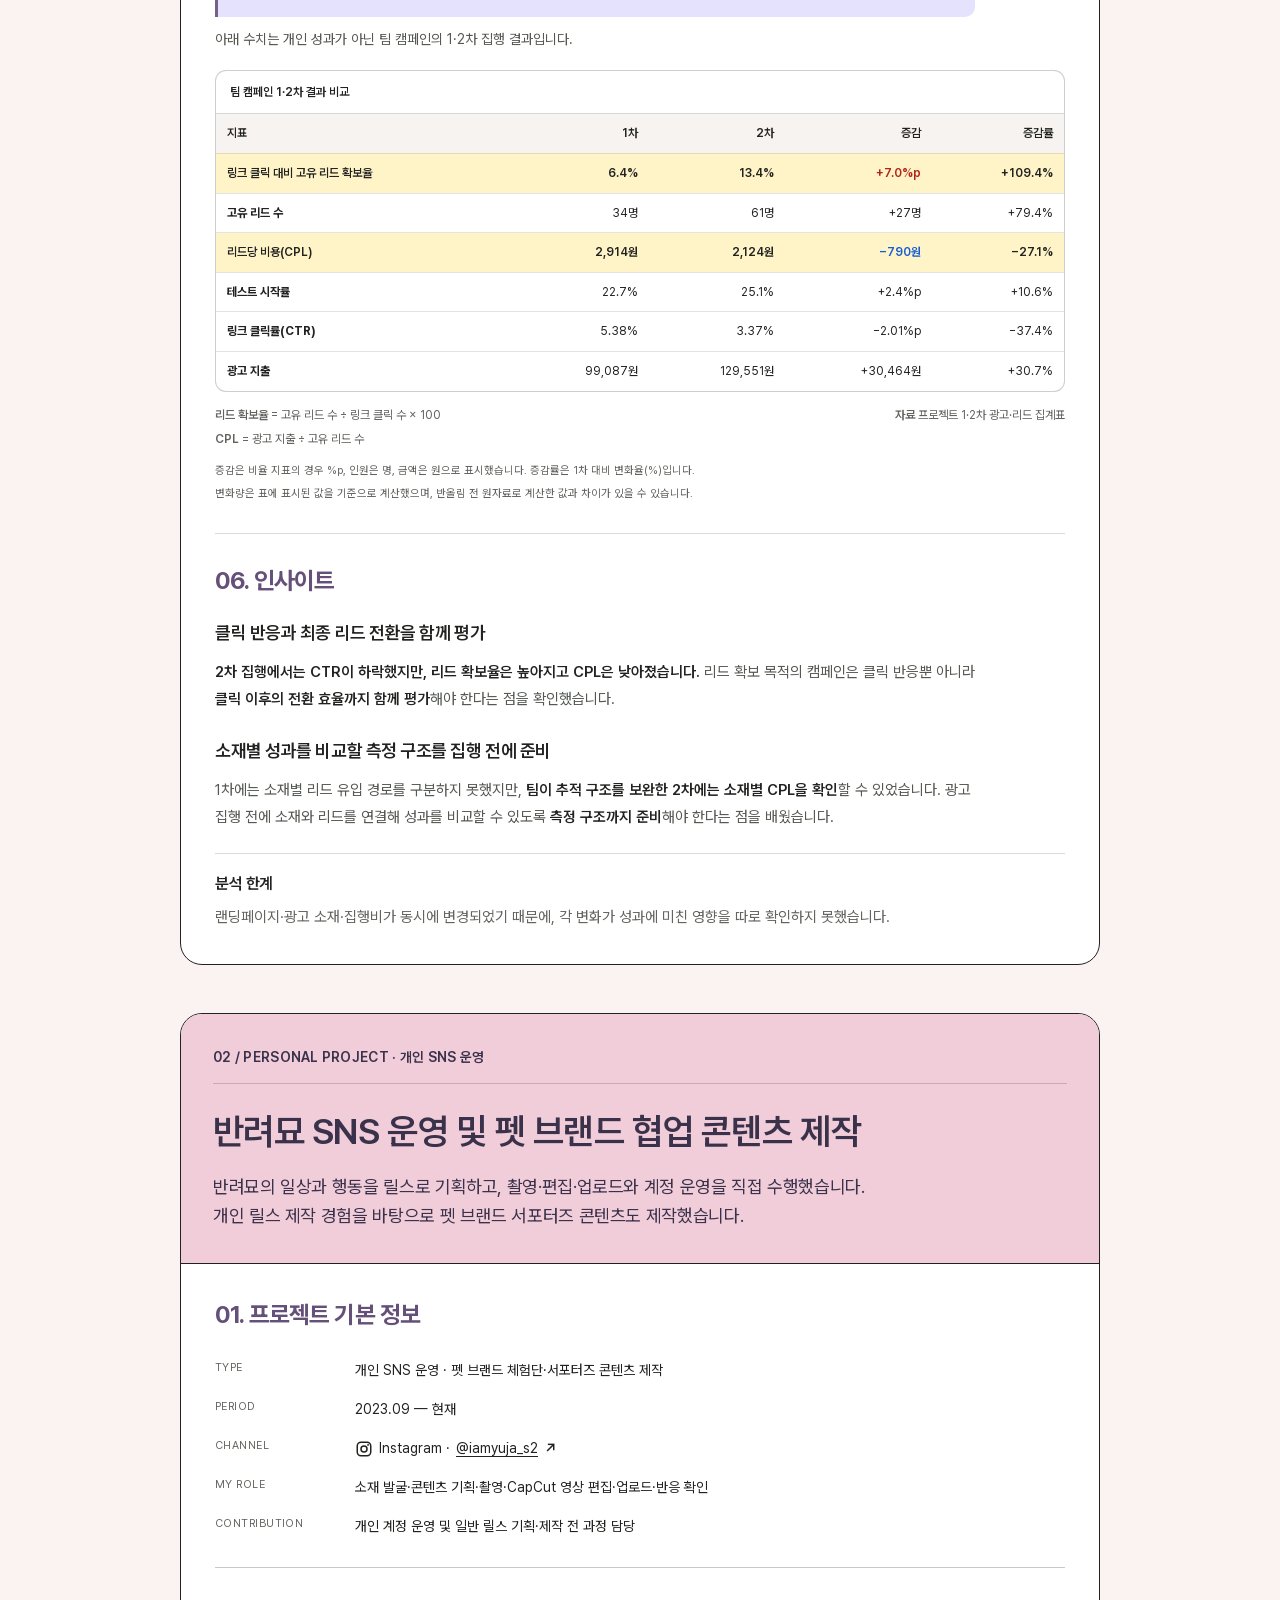
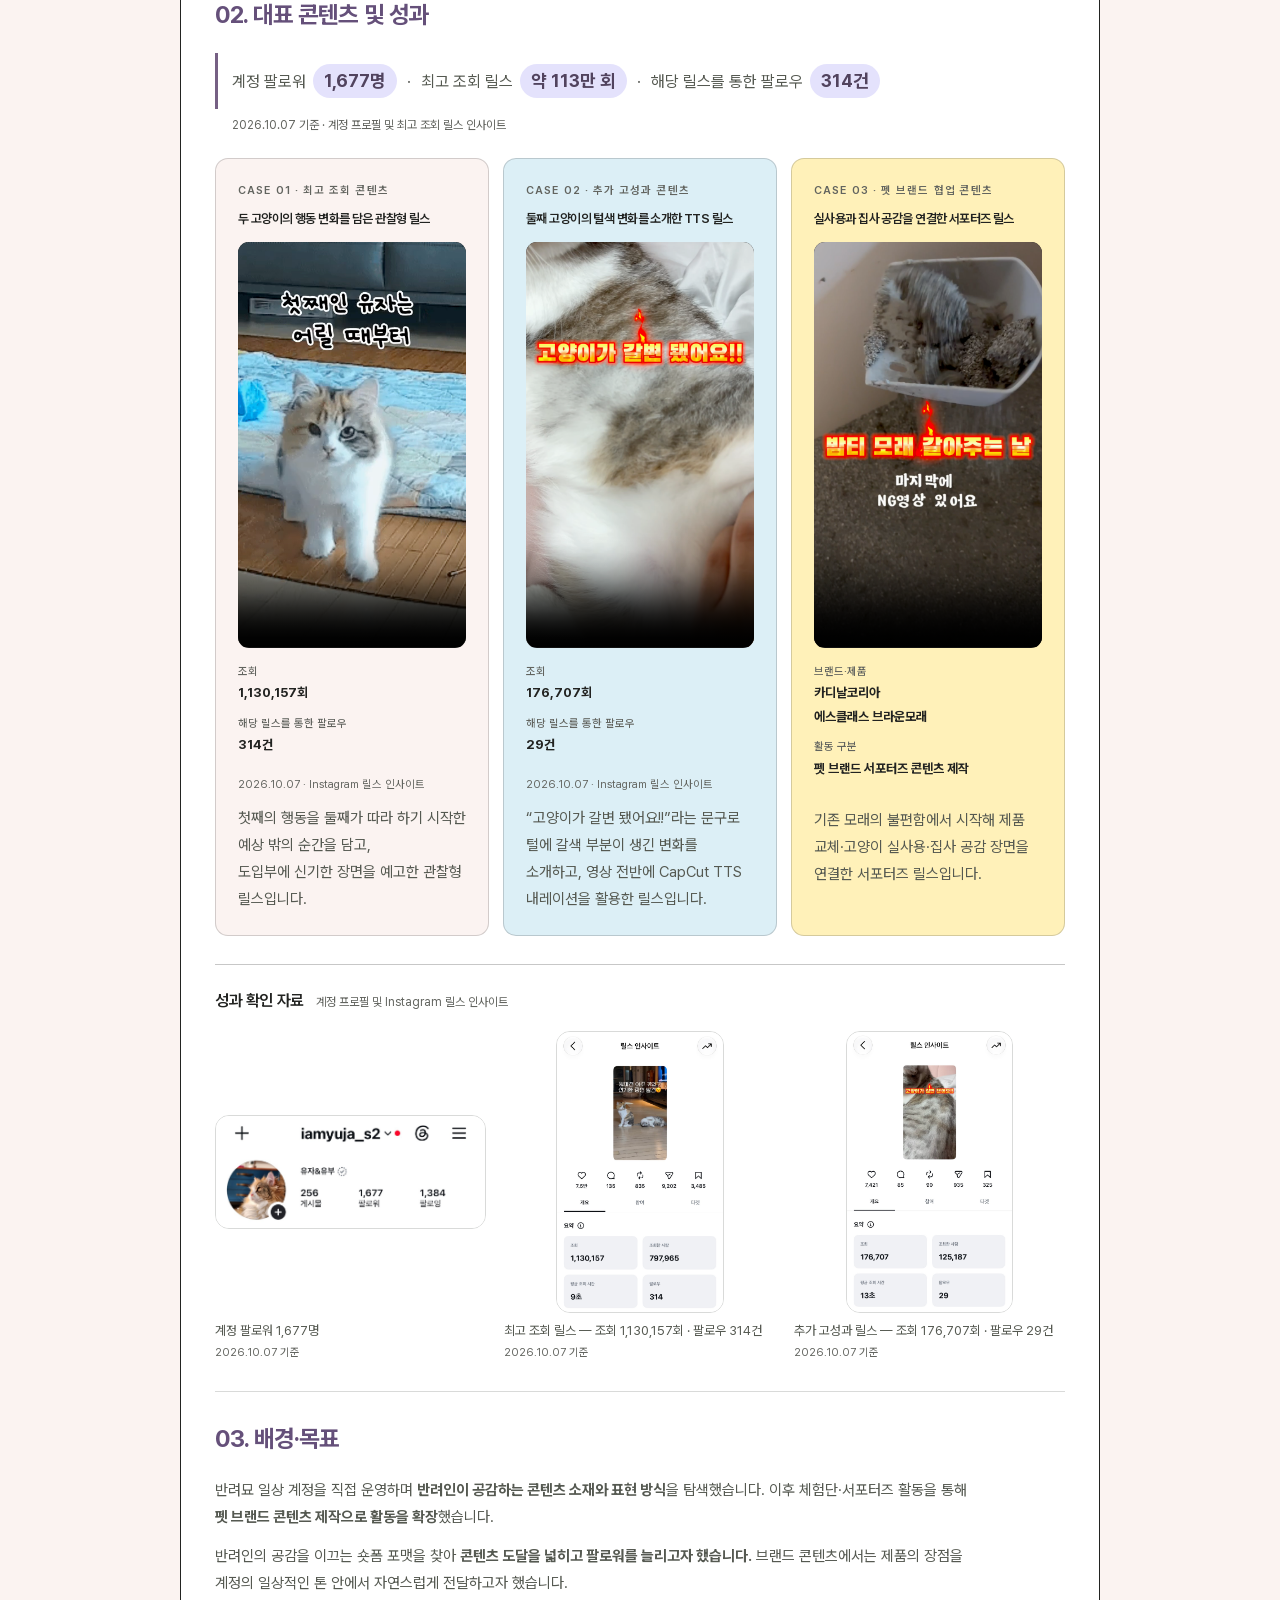
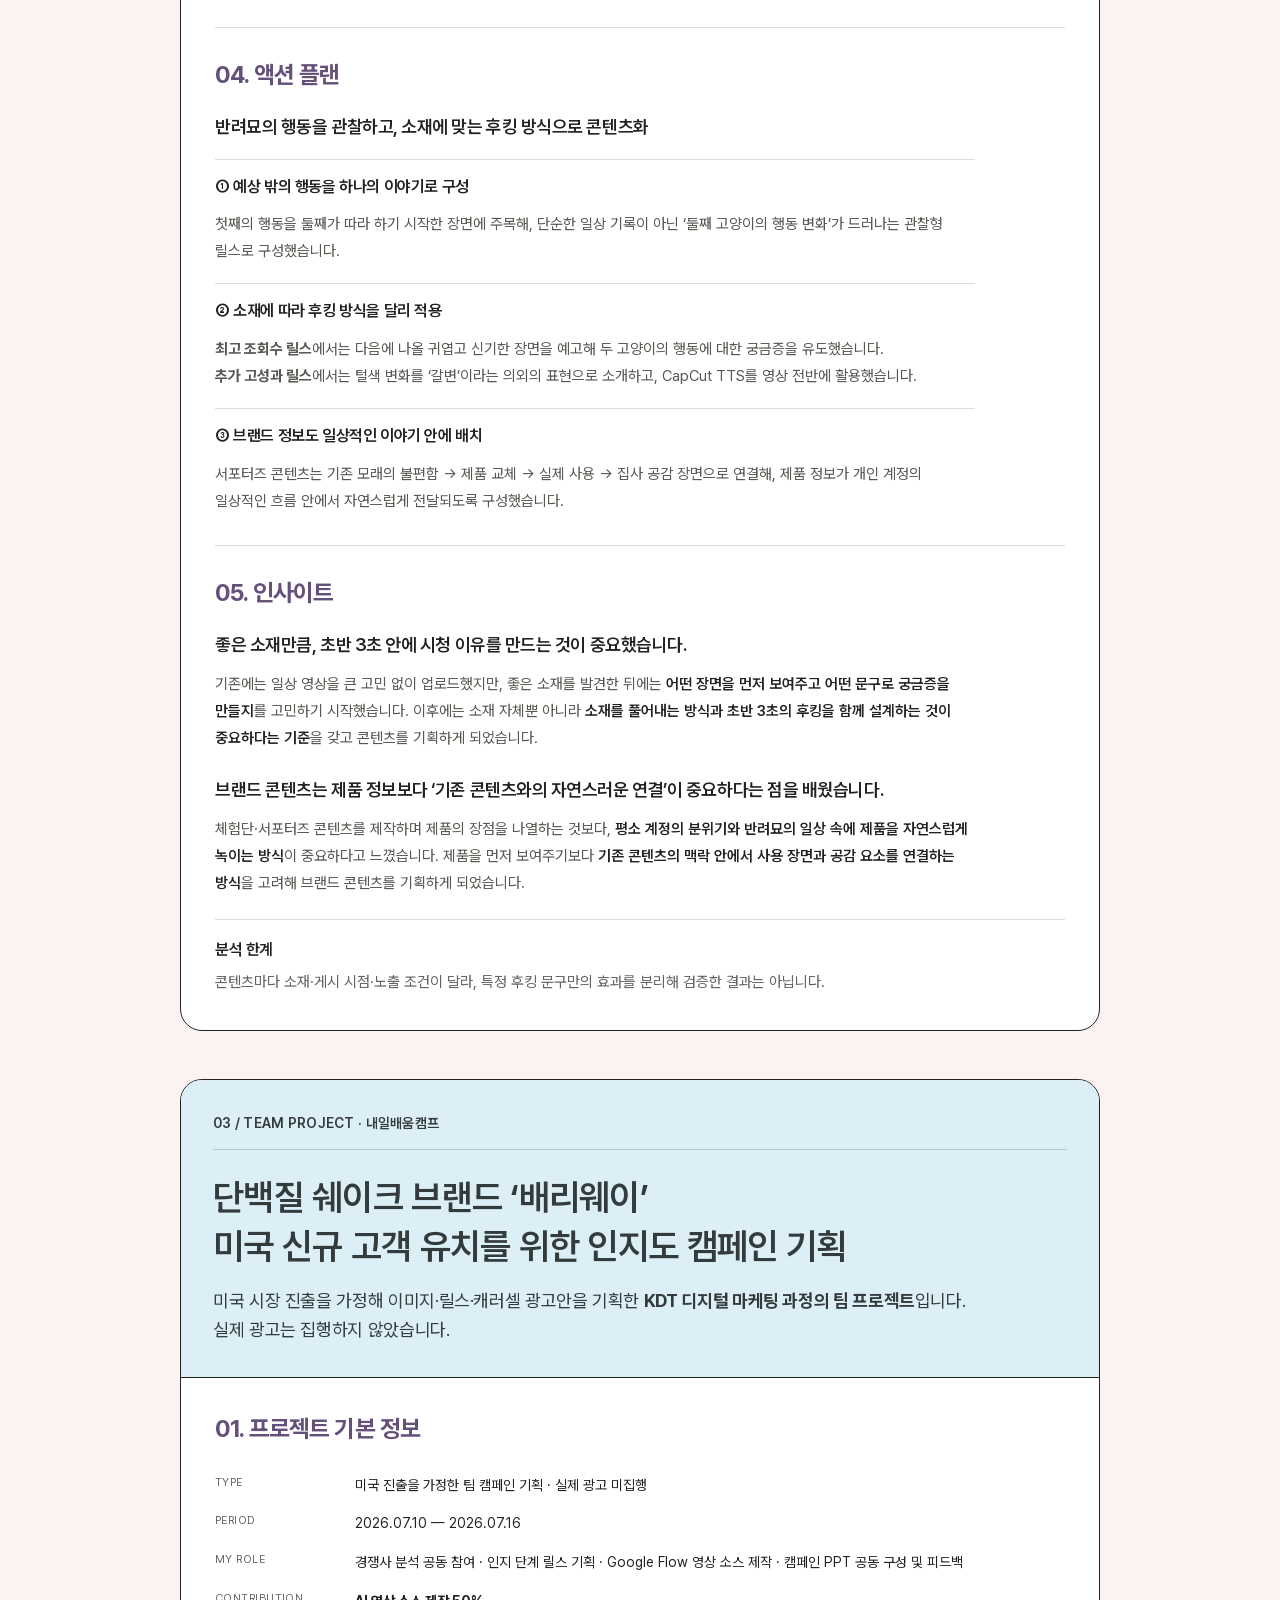
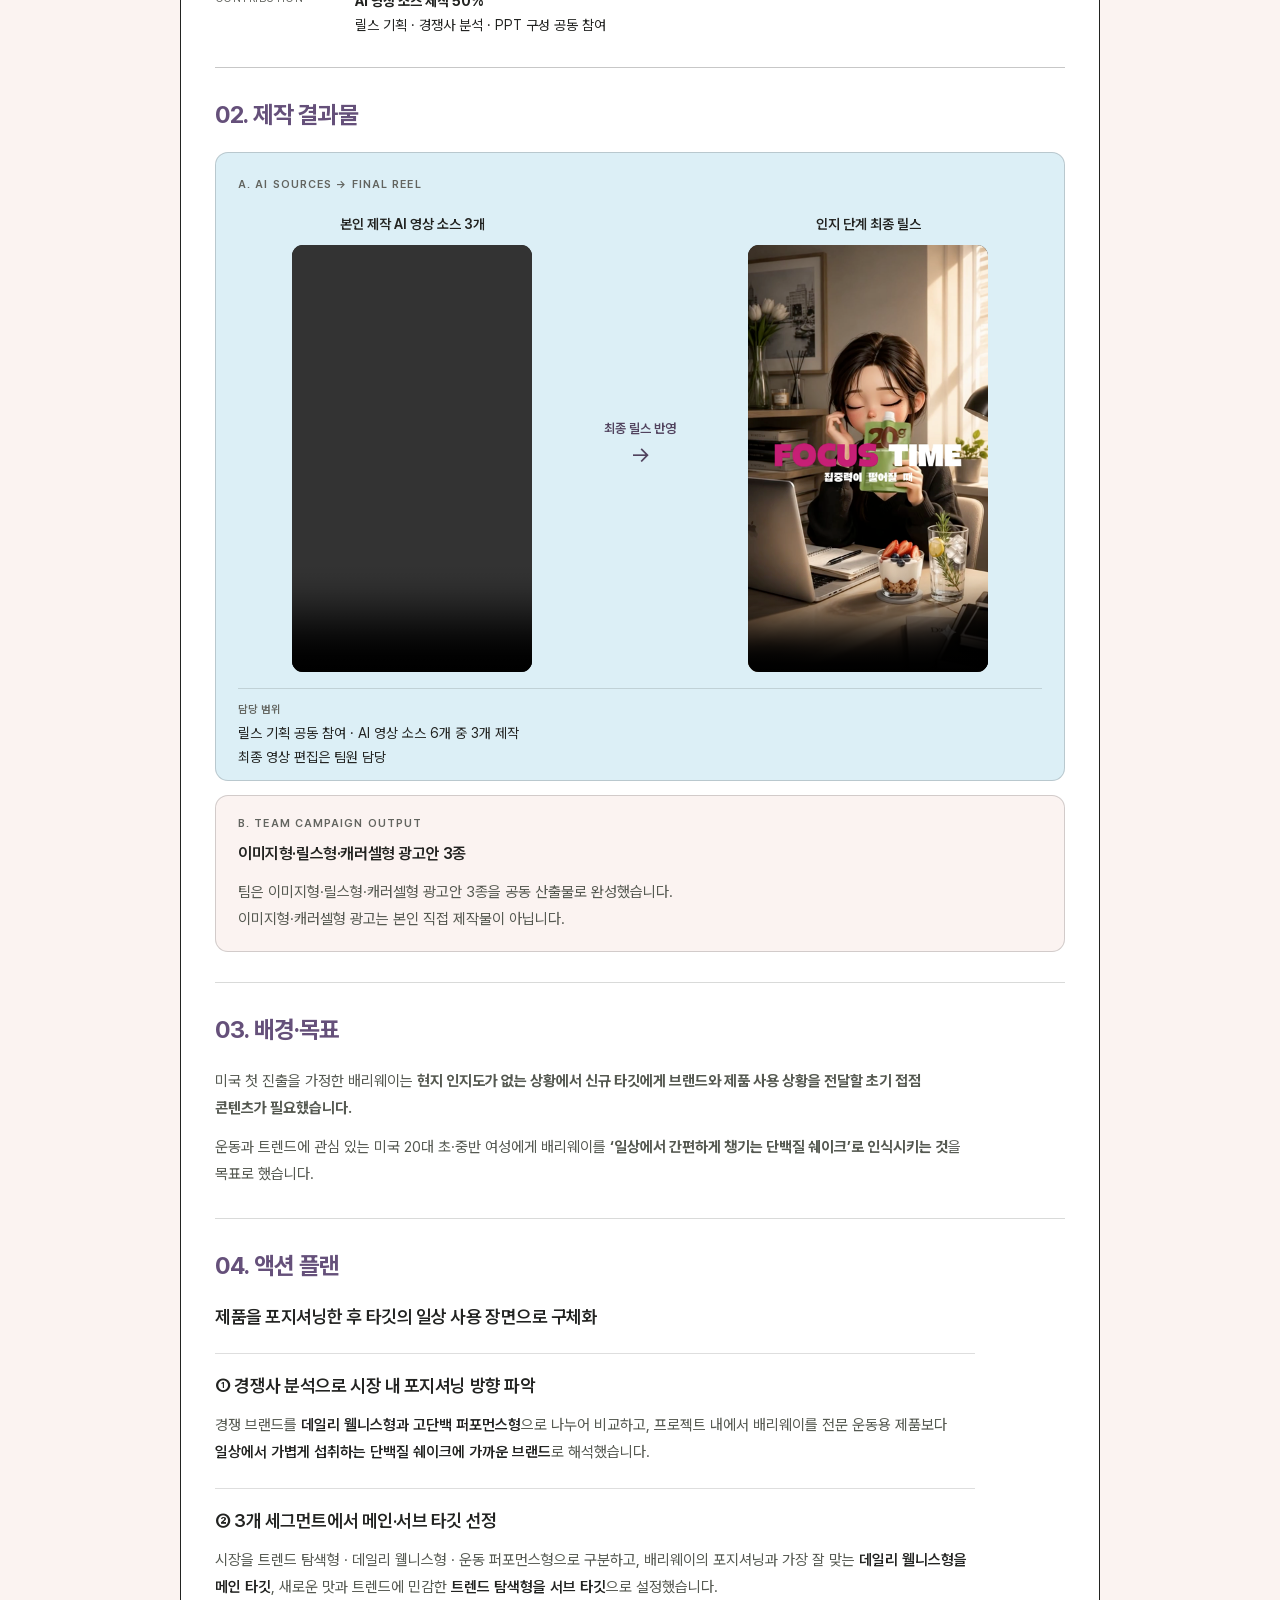
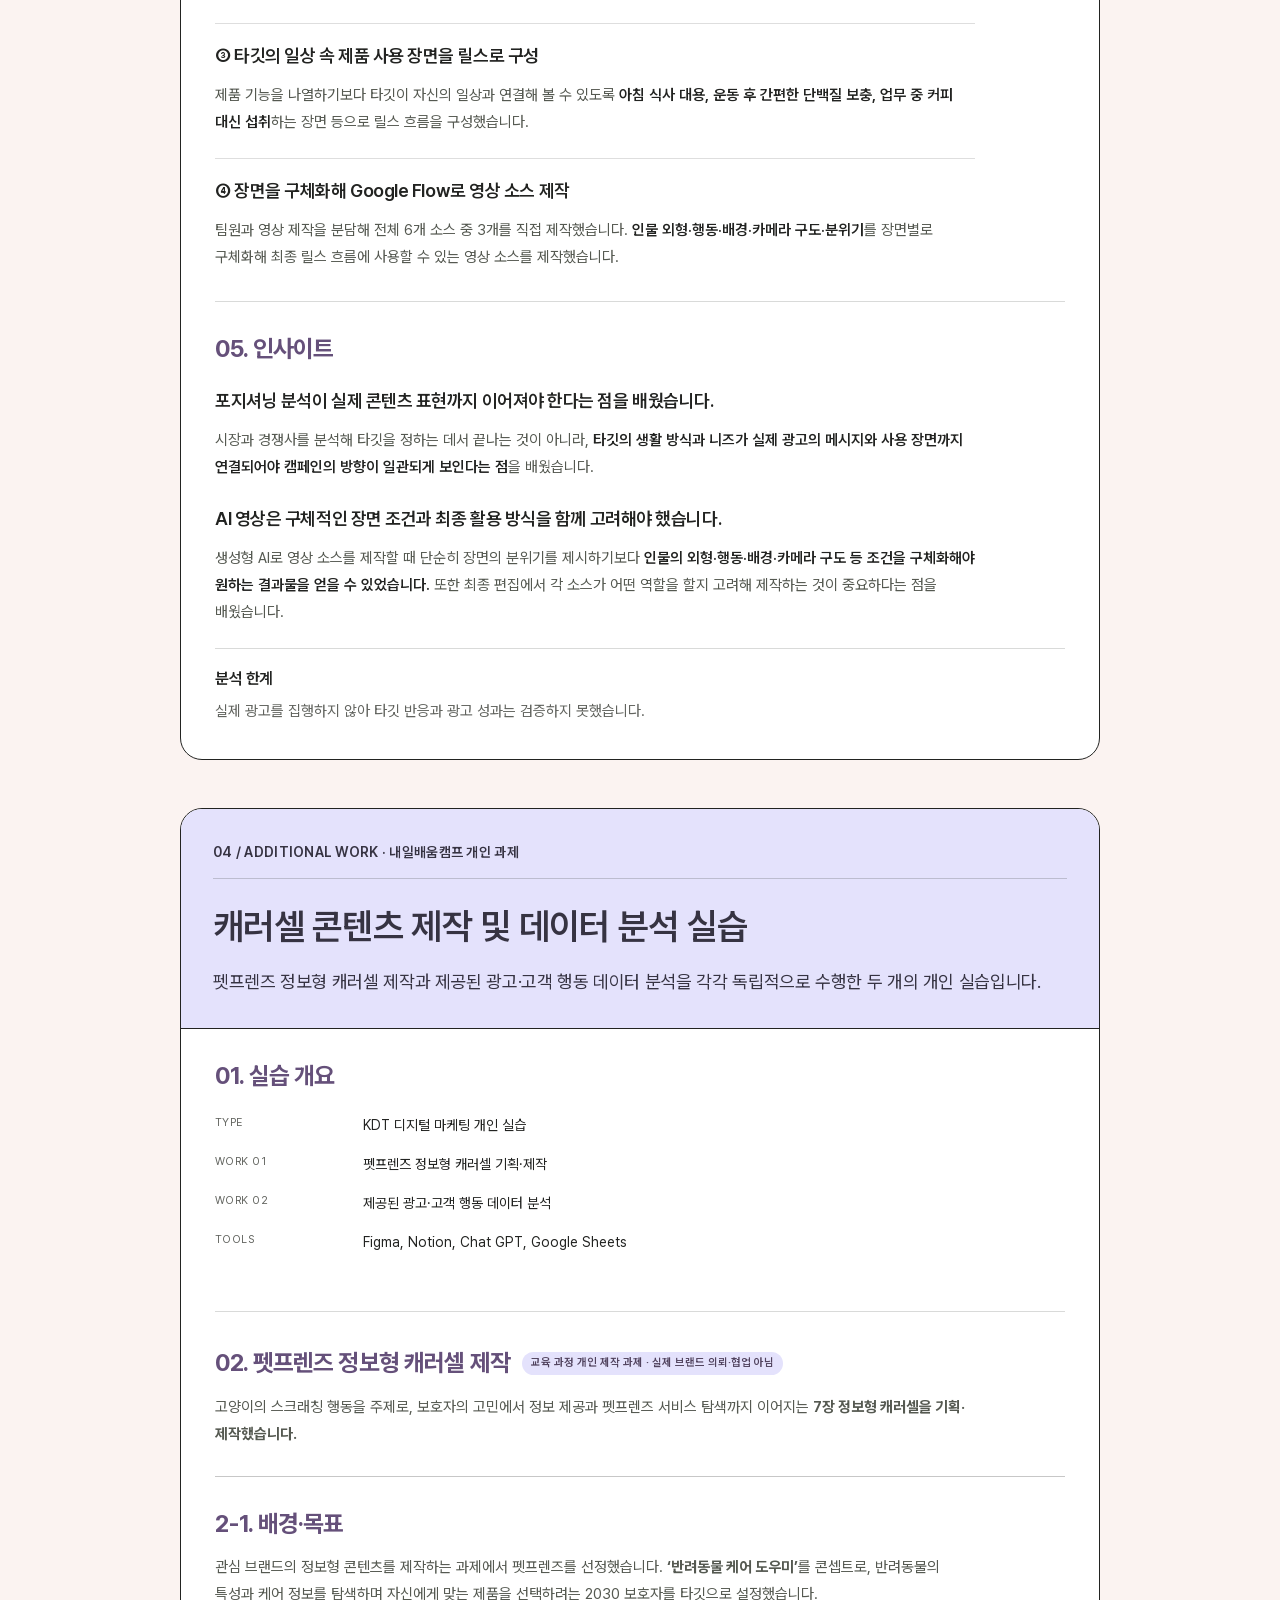
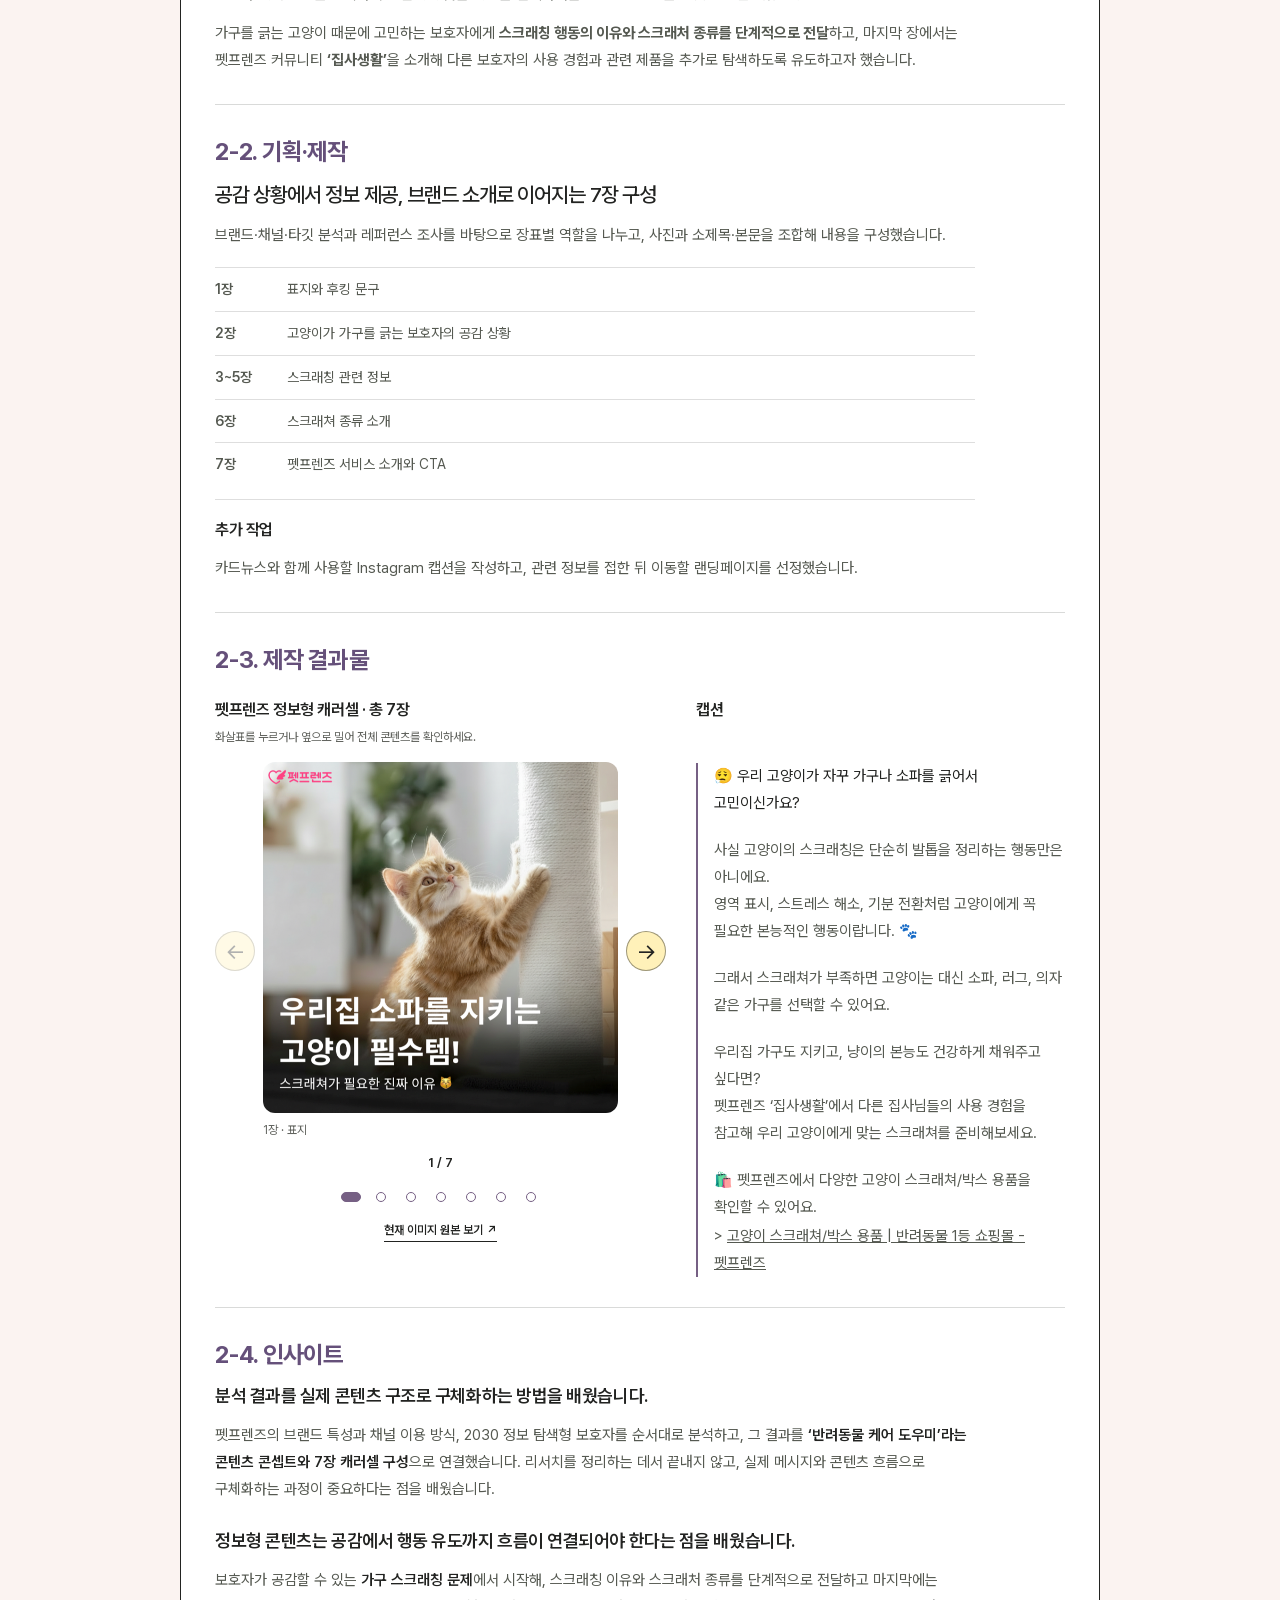
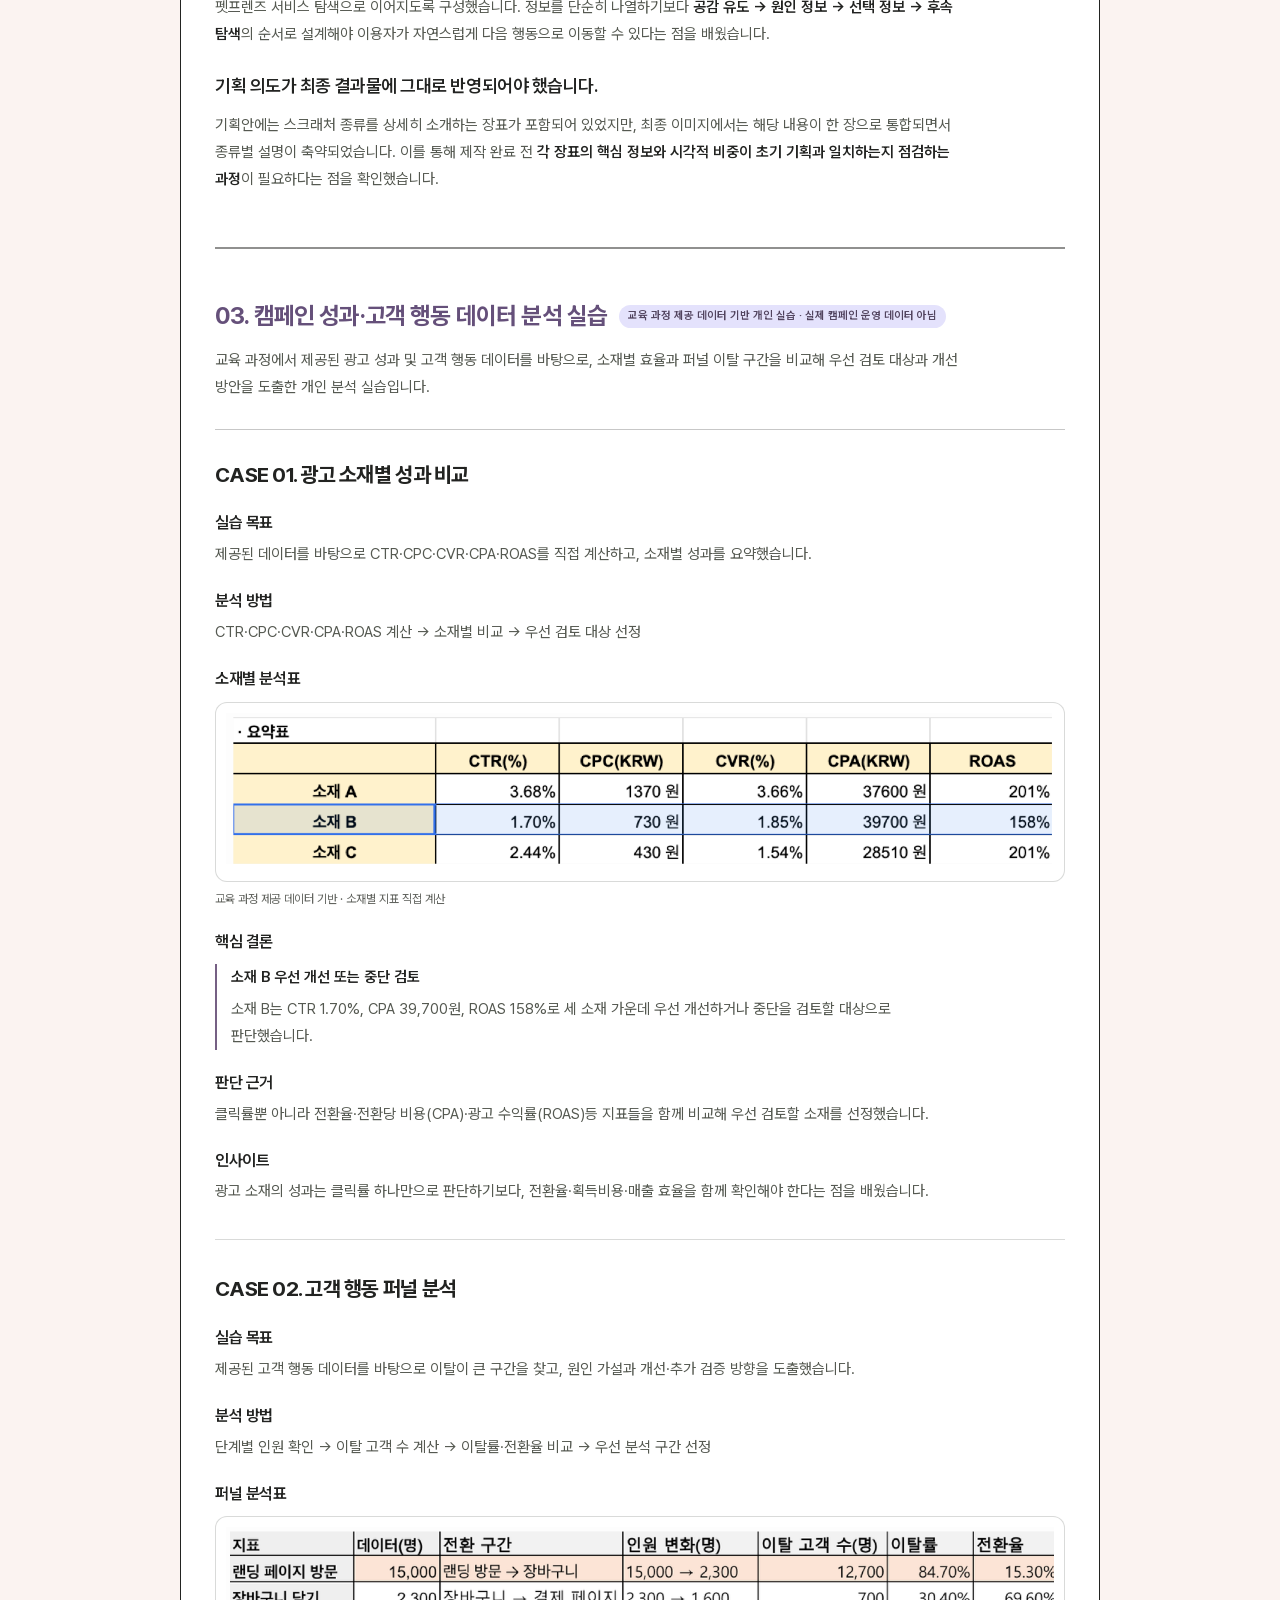
<file: public/work.html>
<!doctype html>
<html lang="ko">
<head>
  <meta charset="utf-8">
  <meta name="viewport" content="width=device-width, initial-scale=1">
  <meta name="robots" content="noindex">
  <title>프로젝트 새 위치 안내 — 송유나</title>
  <link rel="icon" href="./assets/favicon.svg" type="image/svg+xml">
  <link rel="stylesheet" href="./assets/styles.css?v=20260911-4">
  <script src="./assets/script.js?v=20260911-4" defer></script>
</head>
<body class="legacy-page" data-legacy-page="work">
  <main class="legacy-card">
    <span class="eyebrow">PROJECTS MOVED</span>
    <h1>프로젝트를 한 페이지로 옮겼습니다.</h1>
    <p>잠시 후 포트폴리오의 같은 프로젝트 위치로 이동합니다. 자동으로 이동하지 않으면 아래 링크를 선택해 주세요.</p>
    <nav class="legacy-links" aria-label="프로젝트 새 위치">
      <a class="about-action about-action-primary" href="./index.html#projects">전체 프로젝트</a>
      <a class="about-action about-action-secondary" href="./index.html#campaign">연애개발공사</a>
      <a class="about-action about-action-secondary" href="./index.html#social">반려묘 SNS</a>
      <a class="about-action about-action-secondary" href="./index.html#barryway">배리웨이</a>
      <a class="about-action about-action-secondary" href="./index.html#additional-work">추가 작업</a>
      <a class="about-action about-action-secondary" href="./index.html#petfriends-card-news">펫프렌즈 카드뉴스</a>
      <a class="about-action about-action-secondary" href="./index.html#data-analysis">데이터 분석</a>
    </nav>
  </main>
</body>
</html>
</file>
<file: public/assets/styles.css>
@font-face {
  font-family: "Pretendard";
  src: url("./fonts/PretendardVariable.woff2") format("woff2-variations");
  font-style: normal;
  font-weight: 100 900;
  font-display: swap;
}

:root {
  --ink: #222321;
  --paper: #fff;
  --lavender: #e4e2fc;
  --pink: #f8dce6;
  --blush: #fbf3f1;
  --blue: #dceff6;
  --yellow: #fff1b9;
  --muted: #62645f;
  --line: 1px solid var(--ink);
  --radius: 22px;
  --shell: 1200px;
}
* { box-sizing: border-box; }
html { max-width: 100%; overflow-x: clip; scroll-behavior: smooth; scroll-padding-top: 32px; }
body { max-width: 100%; margin: 0; overflow-x: clip; color: var(--ink); background: var(--paper); font-family: "Pretendard", sans-serif; font-size: 16px; line-height: 1.75; word-break: keep-all; overflow-wrap: break-word; }
a { color: inherit; text-decoration: none; }
button, input, textarea { font: inherit; color: inherit; }
button, a { -webkit-tap-highlight-color: transparent; }
button { cursor: pointer; }
h1, h2, h3, p { margin: 0; }
h1, h2, h3 { line-height: 1.28; font-weight: 500; letter-spacing: -.045em; }
h1 { font-weight: 700; }
h2 { font-size: clamp(2.1rem, 4.1vw, 3.5rem); }
h3 { font-size: clamp(1.7rem, 2.65vw, 2.6rem); }
a, button, input, textarea, summary { outline-offset: 6px; }
:focus-visible { outline: 3px solid #6350bc; }
::selection { color: var(--ink); background: var(--yellow); }
.shell { width: min(var(--shell), calc(100% - 64px)); margin-inline: auto; }
.hero-inner, .about-layout, .about-copy { min-width: 0; }
.section { padding-block: 130px; }
.eyebrow { display: block; font-size: .8125rem; font-weight: 600; letter-spacing: .12em; line-height: 1.6; }
.skip-link { position: absolute; left: 24px; top: -100px; z-index: 100; padding: 12px 20px; background: var(--ink); color: white; }
.skip-link:focus { top: 10px; }
.site-header { position: absolute; top: 32px; left: 50%; transform: translateX(-50%); width: min(var(--shell), calc(100% - 64px)); min-height: 76px; padding: 15px 24px; border: var(--line); border-radius: 20px; display: flex; align-items: center; justify-content: space-between; gap: 24px; background: white; z-index: 20; }
.wordmark { display: flex; align-items: center; gap: 7px; font-size: 27px; font-weight: 500; letter-spacing: -.075em; line-height: 1; white-space: nowrap; }
.brand-star { font-size: 24px; color: #8a79bb; }
.site-nav { display: flex; align-items: center; gap: 38px; }
.site-nav a { position: relative; padding-block: 8px; font-size: 16px; }
.site-nav a::after { content: ""; position: absolute; left: 0; right: 0; bottom: 4px; height: 1px; background: currentColor; transform: scaleX(0); transform-origin: left; transition: transform .2s; }
.site-nav a:hover::after, .site-nav a[aria-current="page"]::after { transform: scaleX(1); }
.header-contact { display: inline-flex; align-items: center; gap: 20px; border: var(--line); border-radius: 10px; font-size: 14px; padding: 5px 12px; transition: background .2s; }
.header-contact:hover { background: var(--yellow); }
.header-contact span { font-size: 22px; line-height: 1; }
.menu-toggle { display: none; border: 0; background: none; padding: 8px 0 8px 12px; align-items: center; gap: 12px; }
.hero { background: var(--lavender); padding: 225px 0 106px; border-bottom: var(--line); }
.hero-inner { position: relative; text-align: center; }
.hero-eyebrow { margin-bottom: 25px; font-weight: 400; }
.hero-greeting { display: flex; align-items: center; justify-content: center; gap: 18px; font-size: clamp(3.8rem, 6.45vw, 6.05rem); line-height: 1.1; letter-spacing: -.075em; }
.initial-badge { position: relative; display: inline-flex; align-items: center; justify-content: center; width: 100px; height: 100px; flex-shrink: 0; border: var(--line); border-radius: 50%; background: #f0b7c3; font-family: "Pretendard", sans-serif; font-style: italic; font-size: 66px; line-height: 1; letter-spacing: -.08em; transform: rotate(-10deg); }
.initial-badge > span { position: absolute; right: -4px; top: -5px; font-size: 27px; color: var(--ink); }
.hero-role { display: block; margin-top: 20px; font-size: clamp(2.5rem, 4.35vw, 4.1rem); letter-spacing: -.07em; }
.hero-summary { margin: 34px auto 0; max-width: 800px; font-size: clamp(1.0625rem, 1.65vw, 1.45rem); line-height: 1.8; }
.hero-tag { display: inline-flex; align-items: center; gap: 10px; position: absolute; padding: 8px 20px; border: var(--line); border-radius: 100px; font-size: 14px; line-height: 1.6; }
.hero-tag > span { font-size: 22px; line-height: 1; }
.tag-planning { left: -10px; top: 74px; background: var(--blue); transform: rotate(-12deg); }
.tag-shortform { right: -7px; top: 270px; background: var(--pink); transform: rotate(12deg); }
.hero-spark { position: absolute; font-size: 56px; line-height: 1; font-weight: 400; }
.spark-left { left: 50px; top: 270px; color: #655487; transform: rotate(-15deg); }
.spark-right { right: 52px; top: 50px; color: #a9811c; font-size: 66px; }
.hero-scroll { display: inline-flex; flex-direction: column; align-items: center; gap: 9px; font-size: 12px; letter-spacing: .04em; margin-top: 52px; }
.hero-scroll span { font-size: 26px; line-height: 1; }
.section-heading { margin-bottom: 64px; }
.section-heading.centered { text-align: center; }
.section-heading .eyebrow { margin-bottom: 17px; color: var(--muted); }
.section-heading h2 { position: relative; }
.section-heading p { margin-top: 23px; font-size: 19px; line-height: 1.8; }
.title-star { display: inline-block; vertical-align: top; font-size: 35px; margin-left: 14px; color: #9380bf; }
.project-cover { min-height: 445px; display: flex; flex-direction: column; padding: 32px 38px; position: relative; overflow: hidden; transition: filter .25s; }
a.project-cover:hover { filter: saturate(1.15); }
.cover-campaign { background: #f5e9bb; color: #373c37; }
.cover-topline, .cover-bottomline { display: flex; align-items: center; justify-content: space-between; gap: 12px; font-size: 12px; font-weight: 600; letter-spacing: .08em; line-height: 1.5; }
.cover-topline { border-bottom: 1px solid #373c373a; padding-bottom: 15px; }
.cover-title { position: relative; font-size: clamp(3.4rem, 5.6vw, 5.7rem); letter-spacing: -.085em; font-weight: 600; line-height: 1.07; margin-top: 42px; }
.cover-spark { display: inline-block; margin-left: 20px; font-size: .72em; color: #9a7263; vertical-align: top; }
.cover-dot { color: #ac715e; }
.cover-bottomline { margin-top: auto; padding-top: 35px; }
.cover-bottomline > span:last-child { font-size: 27px; font-weight: 400; line-height: 1; }
.cover-social { background: #f1ccd9; color: #39324a; }
.cover-barryway { background: var(--blue); color: #333b3d; }
.cover-additional { background: var(--lavender); color: #363342; }
.social-cover-title { margin-top: 32px; font-size: clamp(2.1rem, 3.7vw, 3.65rem); font-weight: 500; line-height: 1.2; letter-spacing: -.065em; }
.social-cover-title > span { font-family: "Pretendard", sans-serif; }
.social-metric { display: flex; gap: 20px; align-items: flex-end; margin-top: 21px; }
.social-metric > strong { font-size: clamp(4rem, 6.5vw, 6.4rem); font-weight: 500; line-height: 1; letter-spacing: -.065em; }
.social-metric > strong > span { font-size: .4em; margin-left: 3px; }
.social-metric > span { font-size: 12px; max-width: 110px; line-height: 1.6; padding-bottom: 7px; }
.button { display: inline-flex; align-items: center; justify-content: center; gap: 27px; border: var(--line); border-radius: 10px; padding: 11px 20px; font-size: 15px; line-height: 1.6; min-height: 48px; transition: transform .2s, box-shadow .2s, background .2s; }
.button > span { font-size: 24px; line-height: 1; }
.button:hover { transform: translate(-2px, -2px); box-shadow: 3px 3px 0 #24232155; }
.button-outline { background: transparent; }
.button-outline:hover { background: var(--yellow); }
.button-dark { color: white; background: var(--ink); }
.text-link { border-bottom: 1px solid currentColor; padding-bottom: 3px; font-weight: 500; }
.text-link > span { padding-left: 12px; }
.site-footer { background: var(--lavender); border-top: var(--line); }
.footer-callout { padding-block: 95px; text-align: center; position: relative; }
.footer-callout > .eyebrow { margin-bottom: 20px; }
.footer-callout h2 { position: relative; width: fit-content; margin-inline: auto; font-size: clamp(2.5rem, 5.2vw, 4.6rem); line-height: 1.2; letter-spacing: -.065em; }
.footer-star { position: absolute; top: 0; right: -90px; color: #9875ad; font-size: 66px; transform: rotate(15deg); }
.footer-callout .button { margin-top: 32px; }
.footer-contact-links { display: flex; justify-content: center; flex-wrap: wrap; gap: 12px 24px; margin-top: 23px; font-size: 13px; }
.footer-contact-links a { border-bottom: 1px solid #22232165; padding-bottom: 2px; }
.footer-contact-links a:hover { border-bottom-color: var(--ink); }
.footer-bottom { display: flex; justify-content: space-between; gap: 20px; border-top: 1px solid #24232140; padding-block: 24px; font-size: 12px; line-height: 1.7; }
.footer-bottom nav { display: flex; flex-wrap: wrap; gap: 25px; font-size: 14px; }
.footer-bottom a:hover { text-decoration: underline; text-underline-offset: 4px; }
@media (max-width: 1100px) {
  .hero-tag { font-size: 12px; padding: 6px 13px; }
  .tag-planning { left: 0; top: 8px; }
  .tag-shortform { right: 0; top: 245px; }
  .spark-left { left: 16px; top: 245px; font-size: 42px; }
  .spark-right { right: 22px; top: 10px; font-size: 46px; }
  .project-cover { padding-inline: 28px; }
}
@media (max-width: 767px) {
  .shell { width: calc(100% - 40px); }
  .section { padding-block: 78px; }
  .site-header { top: 20px; width: calc(100% - 40px); min-height: 64px; padding: 15px 18px; border-radius: 16px; flex-wrap: wrap; gap: 0; }
  .wordmark { font-size: 25px; }
  .header-contact { display: none; }
  .site-nav { width: 100%; justify-content: space-between; gap: 8px; padding-top: 18px; }
  .site-nav a { font-size: 15px; white-space: nowrap; }
  .js .menu-toggle { display: flex; }
  .js .site-nav:not(.is-open) { display: none; }
  .hero { padding: 188px 0 78px; }
  .hero-eyebrow { font-size: 12px; margin-bottom: 26px; letter-spacing: .12em; }
  .hero-greeting { flex-wrap: wrap; gap: 8px; max-width: 100%; font-size: clamp(2rem, 9vw, 2.4rem); white-space: normal; }
  .initial-badge { width: 54px; height: 54px; font-size: 39px; }
  .initial-badge > span { font-size: 18px; right: -4px; top: -3px; }
  .hero-role { width: 100%; max-width: 100%; margin: 21px auto 0; font-size: clamp(1.55rem, 7vw, 2rem); line-height: 1.45; letter-spacing: -.055em; }
  .hero-summary { max-width: 100%; font-size: 16px; margin-top: 21px; }
  .hero-summary br { display: none; }
  .hero-tag { font-size: 12px; padding: 4px 12px; }
  .hero-tag > span { font-size: 14px; }
  .tag-planning { top: -43px; left: 3px; }
  .tag-shortform { right: 0; top: -45px; transform: rotate(9deg); }
  .hero-spark { display: none; }
  .hero-scroll { margin-top: 32px; }
  .section-heading { margin-bottom: 35px; }
  .section-heading p { font-size: 16px; margin-top: 18px; }
  .section-heading p br { display: none; }
  .section-heading .eyebrow { font-size: 12px; }
  .title-star { font-size: 24px; margin-left: 8px; }
  .cover-title { font-size: 64px; margin-top: 30px; }
  .cover-topline, .cover-bottomline { font-size: 12px; letter-spacing: .06em; }
  .cover-bottomline { padding-top: 24px; }
  .social-cover-title { font-size: 38px; margin-top: 27px; }
  .social-metric > strong { font-size: 75px; }
  .social-metric > span { font-size: 12px; }
  .footer-callout { padding-block: 72px; }
  .footer-callout h2 { font-size: 38px; }
  .footer-star { right: -24px; top: -38px; font-size: 40px; }
  .footer-bottom { flex-direction: column; text-align: center; align-items: center; gap: 13px; font-size: 12px; }
}
.about-section { background: var(--lavender); border-bottom: var(--line); padding-top: 175px; }
.about-layout { display: grid; grid-template-columns: 320px minmax(0, 1fr); gap: 68px; align-items: start; }
.about-identity { display: flex; flex-direction: column; width: 100%; min-height: 405px; border: var(--line); border-radius: var(--radius); padding: 27px; background: #f8f7ff; transform: rotate(0); }
.about-photo { display: block; width: 100%; height: auto; aspect-ratio: 3 / 4; object-fit: cover; border: 1px solid #22232138; border-radius: 14px; margin: 0 0 18px; background: white; }
.about-monogram { align-self: center; font-family: "Pretendard", sans-serif; font-style: italic; font-size: 170px; line-height: 1; letter-spacing: -.11em; margin: 32px 0 31px -14px; position: relative; }
.about-monogram > span { position: absolute; font-style: normal; font-family: "Pretendard", sans-serif; font-size: 48px; top: 8px; right: -38px; color: #9b7290; }
.identity-bottom { border-top: var(--line); padding-top: 18px; display: flex; align-items: center; justify-content: space-between; gap: 12px; margin-top: auto; }
.identity-bottom strong { font-size: 24px; letter-spacing: -.05em; font-weight: 500; }
.identity-bottom > span { font-size: 12px; letter-spacing: .08em; }
.about-copy > .eyebrow { color: var(--muted); margin-bottom: 17px; }
.about-copy > .about-kicker { font-size: 18px; color: var(--ink); letter-spacing: -.01em; }
.about-copy h1 { max-width: 900px; font-size: clamp(2.1rem, 3vw, 2.625rem); line-height: 1.35; }
.about-copy h1 > span { display: block; }
.about-copy h1 > span + span { margin-top: 2px; }
.about-copy > p { margin-top: 21px; font-size: 16px; line-height: 1.85; }
.skill-tags { display: flex; flex-wrap: wrap; gap: 9px; list-style: none; padding: 0; margin: 26px 0 0; }
.skill-tags li { display: inline-flex; align-items: center; gap: 8px; min-height: 36px; border: var(--line); border-radius: 30px; padding: 4px 12px 4px 6px; font-size: 13px; background: white; }
.tool-icon { display: inline-grid; place-items: center; width: 24px; height: 24px; flex: 0 0 24px; border-radius: 7px; line-height: 1; }
.tool-icon img { display: block; width: 14px; height: 14px; filter: brightness(0) invert(1); }
.tool-icon-color { border: 1px solid #22232126; background: white; }
.tool-icon-color img { width: 16px; height: 16px; object-fit: contain; filter: none; }
.tool-flow img { width: 17px; height: 14px; }
.tool-sheets img { width: 12px; height: 17px; }
.tool-google { background: #e37400; }
.tool-meta { background: #0866ff; }
.tool-notion { color: white; background: var(--ink); }
.tool-figma { background: #f24e1e; }
.tool-capcut { background: #111; }
.tool-excel { background: #217346; }
.tool-canva { background: #00a8b5; }
.tool-slack { background: #4a154b; }
.tool-groups { display: grid; grid-template-columns: repeat(3, minmax(0, 1fr)); gap: 14px; margin-top: 27px; }
.tool-group { min-width: 0; border-top: 1px solid #22232155; padding-top: 13px; }
.tool-group h2 { font-size: 13px; font-weight: 600; letter-spacing: -.01em; line-height: 1.5; }
.tool-group .skill-tags { gap: 6px; margin-top: 11px; }
.tool-group .skill-tags li { flex-wrap: wrap; gap: 6px; min-height: 32px; padding: 3px 9px 3px 5px; font-size: 12px; line-height: 1.5; }
.tool-level { border-radius: 20px; padding: 2px 6px; color: #4b4761; background: #eeecff; font-size: 10px; font-weight: 600; line-height: 1.5; white-space: nowrap; }
.about-metrics { display: grid; grid-template-columns: repeat(2, minmax(0, 1fr)); gap: 13px; max-width: 537px; margin: 30px auto 0; }
.about-metric-card { display: flex; flex-direction: column; min-width: 0; min-height: 150px; border: var(--line); border-radius: 15px; padding: 18px; }
.about-metric-card strong { font-size: 22px; line-height: 1.25; letter-spacing: -.045em; }
.about-metric-card span { margin-top: 15px; font-size: 13px; line-height: 1.55; }
.about-metric-card small { margin-top: auto; padding-top: 12px; color: var(--muted); font-size: 12px; line-height: 1.5; }
.about-metric-pink { background: var(--pink); }
.about-metric-yellow { background: var(--yellow); }
.about-actions { display: flex; flex-wrap: wrap; gap: 9px; margin-top: 18px; }
.about-action { display: inline-flex; align-items: center; justify-content: center; gap: 18px; min-height: 48px; border: var(--line); border-radius: 10px; padding: 9px 18px; background: #ffffffb8; font-size: 14px; font-weight: 500; line-height: 1.5; transition: background .2s, transform .2s, box-shadow .2s; }
a.about-action:hover { background: white; transform: translateY(-2px); }
.about-action > span { font-size: 18px; line-height: 1; }
.about-action-primary { color: white; background: var(--ink); }
a.about-action-primary:hover { color: white; background: #383936; box-shadow: 3px 3px 0 #ffffffa8; }
.about-action-secondary { background: white; }
.home-projects { scroll-margin-top: 32px; }
.home-section-heading { max-width: 760px; }
.home-section-heading h2 { font-size: clamp(2.15rem, 4vw, 3.45rem); }
.home-project-grid { display: grid; grid-template-columns: repeat(3, minmax(0, 1fr)); gap: 20px; align-items: stretch; }
.home-project-card { display: flex; min-width: 0; flex-direction: column; overflow: hidden; border: var(--line); border-radius: var(--radius); background: white; }
.home-project-visual { display: flex; flex-direction: column; min-height: 245px; aspect-ratio: 4 / 3; border-bottom: var(--line); padding: 23px; }
.home-visual-number { align-self: flex-end; font-size: 12px; font-weight: 600; letter-spacing: .1em; }
.home-project-visual strong { margin-top: auto; font-size: clamp(2.35rem, 3.6vw, 3.35rem); font-weight: 600; letter-spacing: -.075em; line-height: 1.05; }
.home-project-visual strong > span { color: #a77568; }
.home-project-visual small { margin-top: 19px; font-size: 10px; font-weight: 600; letter-spacing: .08em; line-height: 1.5; }
.home-project-card-body { display: flex; flex: 1; min-width: 0; flex-direction: column; padding: 24px; }
.home-project-card-body > .eyebrow { color: var(--muted); font-size: 11px; margin-bottom: 12px; }
.home-project-card h3 { font-size: 23px; font-weight: 600; line-height: 1.4; letter-spacing: -.04em; }
.home-project-type { min-height: 50px; margin-top: 11px; color: var(--muted); font-size: 13px; line-height: 1.65; }
.home-project-facts { display: grid; gap: 0; margin: 21px 0 24px; }
.home-project-facts > div { border-top: 1px solid #2223212e; padding: 15px 0; }
.home-project-facts > div:last-child { border-bottom: 1px solid #2223212e; }
.home-project-facts dt { margin-bottom: 5px; color: var(--muted); font-size: 11px; font-weight: 600; letter-spacing: .04em; }
.home-project-facts dd { margin: 0; font-size: 14px; line-height: 1.7; }
.home-project-facts strong { font-weight: 600; }
.home-project-link { width: fit-content; margin-top: auto; border-bottom: 1px solid currentColor; padding-bottom: 3px; font-size: 14px; font-weight: 600; }
.home-project-link > span { display: inline-block; margin-left: 8px; transition: transform .2s; }
.home-project-link:hover > span { transform: translateX(4px); }
.home-additional { border-block: var(--line); background: #faf8f5; }
.home-additional-grid { display: grid; grid-template-columns: repeat(2, minmax(0, 1fr)); gap: 18px; }
.home-additional-card { display: flex; min-width: 0; min-height: 255px; flex-direction: column; border: var(--line); border-radius: var(--radius); padding: 28px; }
.home-additional-yellow { background: var(--yellow); }
.home-additional-blue { background: var(--blue); }
.home-additional-card > .eyebrow { margin-bottom: 18px; color: var(--muted); font-size: 11px; }
.home-additional-card h3 { max-width: 470px; font-size: 25px; font-weight: 600; line-height: 1.45; }
.home-additional-card p { max-width: 570px; margin: 16px 0 24px; color: #50534e; font-size: 15px; line-height: 1.75; }
.page-hero { padding: 225px 0 165px; text-align: center; border-bottom: var(--line); }
.page-hero .shell { position: relative; }
.page-hero .eyebrow { font-size: 12px; margin-bottom: 21px; font-weight: 400; }
.page-hero h1 { font-size: clamp(2.5rem, 4.6vw, 4.3rem); line-height: 1.28; letter-spacing: -.055em; }
.page-hero p { font-size: 21px; line-height: 1.8; max-width: 810px; margin: 24px auto 0; }
.work-hero { background: var(--blush); padding-bottom: 185px; }
.work-grid { display: grid; grid-template-columns: minmax(0, 1fr); gap: 38px; max-width: 900px; margin-top: -90px; position: relative; align-items: start; }
.work-card { background: white; border: var(--line); border-radius: var(--radius); overflow: hidden; scroll-margin-top: 30px; }
.work-card .detail-project-cover { min-height: 0; border-bottom: var(--line); padding: 32px; }
.detail-project-cover .detail-cover-label { display: block; font-size: .875rem; font-weight: 600; letter-spacing: .02em; line-height: 1.6; text-align: left; }
.detail-cover-title { margin-top: 24px; font-size: 2.25rem; font-weight: 600; letter-spacing: -.02em; line-height: 1.35; overflow-wrap: anywhere; word-break: keep-all; }
.detail-cover-description { margin-top: 16px; font-size: 1.125rem; letter-spacing: -.02em; line-height: 1.6; overflow-wrap: anywhere; word-break: keep-all; }
.detail-project-cover .cover-bottomline { margin-top: 24px; padding-top: 0; font-size: .75rem; font-weight: 600; letter-spacing: .06em; line-height: 1.6; }
.work-card .cover-title { font-size: 77px; margin-top: 33px; }
.work-card .social-cover-title { font-size: 46px; }
.work-card .social-metric > strong { font-size: 93px; }
.work-card-body { padding: 34px; }
.work-card-body > h2 { font-size: 1.5rem; font-weight: 600; line-height: 1.4; }
.work-summary { margin-top: 21px; font-size: 16px; line-height: 1.8; }
.project-meta { margin: 27px 0; display: grid; gap: 15px; font-size: 14px; }
.project-meta > div { display: grid; grid-template-columns: 77px 1fr; gap: 12px; align-items: baseline; }
.project-meta dt { font-size: 12px; color: var(--muted); letter-spacing: .04em; }
.project-meta dd { margin: 0; }
.result-strip { background: var(--blush); border: 1px solid #22232126; border-radius: 12px; padding: 18px 20px; }
.result-strip > span { display: block; font-size: 12px; margin-bottom: 5px; color: var(--muted); }
.result-strip > strong { display: block; font-size: 16px; font-weight: 500; }
#social .result-strip { background: #e9f2f6; }
#barryway .result-strip { background: #e9f4f7; }
#additional-work .result-strip { background: #efedff; }
.case-study { margin-top: 27px; border-top: 1px solid #22232140; }
summary { cursor: pointer; list-style: none; display: flex; justify-content: space-between; align-items: center; gap: 22px; }
summary::-webkit-details-marker { display: none; }
.case-study > summary { padding: 22px 0 0; font-size: 16px; min-height: 52px; }
.detail-toggle { width: 25px; height: 25px; position: relative; flex-shrink: 0; }
.detail-toggle::before, .detail-toggle::after { content: ""; width: 15px; height: 1px; background: var(--ink); position: absolute; top: 12px; left: 5px; }
.detail-toggle::after { transform: rotate(90deg); transition: transform .2s; }
details[open] > summary .detail-toggle::after { transform: rotate(0); }
.case-study-content { padding-top: 12px; }
.case-study-content section { padding-top: 30px; scroll-margin-top: 30px; }
.case-study-content .eyebrow { font-size: 12px; color: #766084; margin-bottom: 12px; }
.case-study-content h3 { font-size: 21px; line-height: 1.45; }
.case-study-content p { margin-top: 12px; font-size: 16px; line-height: 1.85; color: #555951; }
.work-outro { text-align: center; font-size: 17px; padding-block: 65px 110px; }
.work-outro > span { display: inline-block; margin-left: 12px; color: #94759f; font-size: 26px; vertical-align: middle; }
.resume-hero { background: var(--yellow); padding-bottom: 150px; }
.resume-sheet { position: relative; margin-top: -72px; padding-bottom: 115px; }
.resume-profile { display: grid; grid-template-columns: .72fr 1.28fr; overflow: hidden; border: var(--line); border-radius: var(--radius); background: white; }
.resume-profile-side { display: flex; flex-direction: column; justify-content: center; min-height: 330px; padding: 48px; background: var(--lavender); border-right: var(--line); }
.resume-profile-side > .eyebrow, .resume-profile-main > .eyebrow { color: var(--muted); margin-bottom: 20px; }
.resume-profile-side h2 { font-size: 48px; letter-spacing: -.06em; }
.resume-email { width: fit-content; max-width: 100%; margin-top: 28px; border-bottom: 1px solid #22232160; padding-bottom: 4px; font-size: 17px; overflow-wrap: anywhere; }
.resume-email > span { margin-left: 7px; }
.resume-profile-main { display: flex; flex-direction: column; justify-content: center; padding: 48px; }
.resume-profile-main > p { font-size: 17px; line-height: 1.9; }
.resume-tools { margin-top: 30px; border-top: 1px solid #22232145; padding-top: 24px; }
.resume-tools > h3 { font-size: 22px; font-weight: 600; }
.resume-tool-note { margin-top: 7px; color: var(--muted); font-size: 12px; line-height: 1.7; }
.resume-tool-groups { display: grid; grid-template-columns: repeat(3, minmax(0, 1fr)); gap: 14px; margin-top: 22px; }
.resume-tool-groups > section { min-width: 0; border-top: 1px solid #22232145; padding-top: 12px; }
.resume-tool-groups h4 { margin: 0; font-size: 13px; font-weight: 600; line-height: 1.5; }
.resume-tool-groups ul { display: grid; gap: 0; margin: 10px 0 0; padding: 0; list-style: none; }
.resume-tool-groups li { min-width: 0; border-bottom: 1px solid #2223211f; padding: 8px 0; font-size: 12px; line-height: 1.55; }
.resume-tool-groups li > span { display: flex; align-items: center; justify-content: space-between; flex-wrap: wrap; gap: 5px; }
.resume-tool-groups strong { font-weight: 500; }
.resume-tool-groups em { border-radius: 20px; padding: 2px 6px; color: #4b4761; background: #eeecff; font-size: 10px; font-style: normal; font-weight: 600; white-space: nowrap; }
.resume-tool-groups small { display: block; margin-top: 5px; color: var(--muted); font-size: 11px; line-height: 1.55; }
.resume-section { margin-top: 34px; padding: 46px 48px; border: var(--line); border-radius: var(--radius); background: white; }
.resume-section-heading { display: flex; justify-content: space-between; align-items: end; gap: 24px; padding-bottom: 25px; }
.resume-section-heading > .eyebrow { color: var(--muted); }
.resume-section-heading h2 { font-size: 36px; }
.resume-item { display: grid; grid-template-columns: 205px minmax(0, 1fr); gap: 36px; padding-block: 39px; border-top: 1px solid #22232145; }
.resume-item-label { display: flex; flex-direction: column; gap: 9px; padding-top: 4px; }
.resume-period { font-size: 14px; color: var(--muted); }
.resume-type { font-size: 12px; letter-spacing: .06em; }
.resume-item-content { min-width: 0; }
.resume-item-content h3, .resume-small-content h3 { font-size: 23px; line-height: 1.45; }
.resume-item-content > p { margin-top: 13px; font-size: 16px; line-height: 1.85; color: #4f534d; }
.resume-item-content > ul { display: grid; gap: 8px; margin: 18px 0 0; padding-left: 20px; font-size: 15px; line-height: 1.75; }
.resume-item-content .resume-result { margin-top: 22px; border-radius: 12px; padding: 16px 18px; background: var(--blush); color: var(--ink); }
.resume-result > span { display: block; margin-bottom: 4px; color: var(--muted); font-size: 11px; letter-spacing: .08em; }
.resume-item-content > .text-link { display: inline-block; margin-top: 20px; font-size: 14px; }
.resume-item-compact { padding-block: 30px; }
.resume-bottom-grid { display: grid; grid-template-columns: repeat(2, minmax(0, 1fr)); gap: 34px; }
.resume-section-small { padding-bottom: 42px; }
.resume-section-small .resume-section-heading { display: block; }
.resume-section-small .resume-section-heading > .eyebrow { margin-bottom: 13px; }
.resume-small-content { border-top: 1px solid #22232145; padding-top: 28px; }
.resume-small-content h3 { margin-top: 10px; }
.resume-small-content > p { margin-top: 5px; font-size: 16px; }
.resume-small-content .resume-subnote { margin-top: 22px; color: var(--muted); }
.resume-language-list { margin: 0; border-top: 1px solid #22232145; }
.resume-language-list > div { display: grid; grid-template-columns: 90px 1fr; gap: 20px; padding-block: 24px; border-bottom: 1px solid #22232128; }
.resume-language-list dt { font-size: 17px; }
.resume-language-list dd { margin: 0; color: var(--muted); }
.contact-hero { background: var(--lavender); padding-bottom: 175px; }
.contact-spark { position: absolute; font-size: 90px; line-height: 1; }
.contact-spark-left { left: 38px; top: 65px; color: #b3889e; transform: rotate(-12deg); }
.contact-spark-right { right: 50px; top: 38px; color: #8474a4; transform: rotate(9deg); }
.contact-panel { position: relative; display: grid; grid-template-columns: .9fr 1.1fr; gap: 95px; width: min(1100px, calc(100% - 64px)); margin: -75px auto 0; border: var(--line); border-radius: var(--radius); padding: 80px; background: white; }
.contact-intro > .eyebrow { font-size: 12px; color: var(--muted); margin-bottom: 21px; }
.contact-intro h2 { font-size: 42px; line-height: 1.3; }
.contact-intro > p { margin-top: 25px; font-size: 16px; }
.contact-address { margin-top: 38px; }
.contact-address > .eyebrow { font-size: 12px; color: var(--muted); margin-bottom: 10px; }
.contact-address > a { font-size: 22px; letter-spacing: -.035em; border-bottom: 1px solid #22232150; padding-bottom: 5px; overflow-wrap: anywhere; }
.contact-address > a > span { display: inline-block; margin-left: 5px; }
.contact-signature { font-family: "Pretendard", sans-serif; font-style: italic; display: inline-block; font-size: 56px; letter-spacing: -.08em; line-height: 1.1; margin-top: 44px; transform: rotate(-8deg); }
.contact-signature > span { display: inline-block; font-family: "Pretendard", sans-serif; font-style: normal; font-size: 29px; vertical-align: top; margin: -2px 0 0 7px; color: #aa89b0; }
.field + .field { margin-top: 30px; }
.field label { display: flex; align-items: baseline; justify-content: space-between; gap: 12px; font-size: 14px; color: #585b53; }
.field label > span { font-size: 12px; color: var(--muted); }
.field input, .field textarea { width: 100%; background: transparent; border: 0; border-bottom: 1px solid #53564d; border-radius: 0; padding: 13px 0; font-size: 16px; line-height: 1.7; min-height: 50px; }
.field input::placeholder, .field textarea::placeholder { color: var(--muted); opacity: 1; }
.field textarea { min-height: 135px; resize: vertical; }
.field input:focus-visible, .field textarea:focus-visible { outline-offset: 4px; }
.contact-form .button { margin-top: 26px; }
.contact-form .button:disabled { opacity: .5; cursor: not-allowed; }
.form-note { margin-top: 18px; font-size: 12px; line-height: 1.8; color: var(--muted); }
.form-status:not(:empty) { background: var(--yellow); border-radius: 8px; padding: 12px 14px; margin-top: 18px; font-size: 14px; }
html:not(.js) .contact-form { display: none; }
.noscript-note { padding-block: 25px; }
.faq-section { max-width: 860px; }
.faq-list { border-top: 1px solid #22232160; }
.faq-list details { border-bottom: 1px solid #22232160; padding-block: 5px; }
.faq-list summary { padding-block: 24px; font-size: 20px; letter-spacing: -.035em; }
.faq-list details > p { font-size: 16px; color: #5b5f55; padding: 0 50px 27px 0; line-height: 1.85; }
.hero-greeting, .hero-role { animation: enter .65s ease-out both; }
.hero-role { animation-delay: .08s; }
@keyframes enter { from { opacity: 0; transform: translateY(12px); } to { opacity: 1; transform: translateY(0); } }
@media (max-width: 1100px) {
  .about-layout { gap: 55px; }
  .home-project-grid { grid-template-columns: repeat(2, minmax(0, 1fr)); }
  .contact-panel { padding: 55px 45px; gap: 50px; }
  .contact-spark-left { left: 0; font-size: 60px; }
  .contact-spark-right { right: 0; font-size: 60px; }
  .work-card-body { padding: 27px; }
}
@media (max-width: 900px) {
  .about-layout { grid-template-columns: minmax(0, 1fr); }
  .about-identity { max-width: 320px; margin-inline: auto; }
}
@media (max-width: 767px) {
  .about-section { padding-top: 125px; }
  .about-layout { grid-template-columns: minmax(0, 1fr); gap: 36px; }
  .about-identity { width: 100%; max-width: 285px; min-width: 0; margin-inline: auto; min-height: 335px; padding: 25px; transform: rotate(0); }
  .about-monogram { max-width: 100%; font-size: 142px; margin: 18px 0 24px -12px; }
  .about-monogram > span { font-size: 43px; top: 12px; right: -34px; }
  .identity-bottom { flex-wrap: wrap; gap: 5px 15px; }
  .identity-bottom > span { overflow-wrap: anywhere; }
  .about-copy { max-width: 100%; }
  .about-copy > .about-kicker { font-size: 16px; }
  .about-copy h1 { font-size: 36px; }
  .about-copy > p { font-size: 16px; }
  .about-metrics { grid-template-columns: minmax(0, 1fr); gap: 12px; max-width: none; }
  .about-metric-card { min-height: 0; padding: 17px; }
  .about-metric-card span { margin-top: 8px; }
  .about-metric-card small { padding-top: 8px; }
  .tool-groups { grid-template-columns: minmax(0, 1fr); gap: 18px; }
  .about-actions { display: grid; grid-template-columns: repeat(2, minmax(0, 1fr)); }
  .about-action { width: 100%; padding-inline: 10px; text-align: center; }
  .home-project-grid, .home-additional-grid { grid-template-columns: minmax(0, 1fr); }
  .home-project-visual { min-height: 230px; aspect-ratio: auto; }
  .home-project-card-body, .home-additional-card { padding: 22px; }
  .home-project-type { min-height: 0; }
  .home-additional-card { min-height: 230px; }
  .page-hero { padding-top: 169px; }
  .page-hero .eyebrow { font-size: 12px; letter-spacing: .07em; }
  .page-hero h1 { font-size: 37px; }
  .page-hero p { font-size: 16px; max-width: 460px; }
  .page-hero p br { display: none; }
  .work-hero { padding-bottom: 120px; }
  .work-grid { grid-template-columns: 1fr; gap: 27px; margin-top: -60px; }
  .work-card .detail-project-cover { min-height: 0; padding: 24px; }
  .detail-project-cover .detail-cover-label { font-size: .75rem; }
  .detail-cover-title { margin-top: 20px; font-size: 1.625rem; }
  .detail-cover-description { margin-top: 16px; font-size: 1rem; }
  .detail-project-cover .cover-bottomline { margin-top: 24px; }
  .work-card .cover-title { font-size: 64px; margin-top: 28px; }
  .work-card .social-cover-title { font-size: 38px; }
  .work-card .social-metric > strong { font-size: 75px; }
  .work-card-body { padding: 28px 23px; }
  .work-card-body > h2 { font-size: 1.25rem; }
  .project-meta { font-size: 13px; }
  .project-meta > div { grid-template-columns: 72px 1fr; gap: 9px; }
  .project-meta dt { font-size: 12px; }
  .result-strip { padding: 16px; }
  .result-strip > strong { font-size: 14px; }
  .case-study > summary { font-size: 15px; }
  .case-study-content h3 { font-size: 20px; }
  .case-study-content p { font-size: 16px; }
  .work-outro { font-size: 15px; padding-block: 40px 75px; }
  .resume-hero { padding-bottom: 118px; }
  .resume-sheet { width: calc(100% - 40px); margin-top: -58px; padding-bottom: 75px; }
  .resume-profile { grid-template-columns: minmax(0, 1fr); }
  .resume-profile-side { min-height: 230px; padding: 31px 25px; border-right: 0; border-bottom: var(--line); }
  .resume-profile-side h2 { font-size: 39px; }
  .resume-email { margin-top: 20px; font-size: 16px; }
  .resume-profile-main { padding: 31px 24px; }
  .resume-profile-main > p { font-size: 16px; }
  .resume-tools { margin-top: 25px; padding-top: 21px; }
  .resume-tools > h3 { font-size: 20px; }
  .resume-tool-groups { grid-template-columns: minmax(0, 1fr); }
  .resume-tool-groups { gap: 18px; }
  .resume-section { margin-top: 24px; padding: 30px 23px; }
  .resume-section-heading { display: block; padding-bottom: 21px; }
  .resume-section-heading > .eyebrow { margin-bottom: 12px; }
  .resume-section-heading h2 { font-size: 30px; }
  .resume-item { grid-template-columns: minmax(0, 1fr); gap: 16px; padding-block: 29px; }
  .resume-item-label { gap: 4px; padding-top: 0; }
  .resume-item-content h3, .resume-small-content h3 { font-size: 21px; }
  .resume-item-content > p { font-size: 16px; }
  .resume-item-content > ul { font-size: 14px; padding-left: 18px; }
  .resume-item-content .resume-result { padding: 15px; }
  .resume-bottom-grid { grid-template-columns: minmax(0, 1fr); gap: 0; }
  .resume-language-list > div { grid-template-columns: 72px 1fr; gap: 14px; }
  .contact-hero { padding-bottom: 123px; }
  .contact-hero h1 { font-size: 35px; }
  .contact-spark { display: none; }
  .contact-panel { width: calc(100% - 40px); grid-template-columns: 1fr; padding: 32px 25px; gap: 40px; margin-top: -60px; }
  .contact-intro h2 { font-size: 34px; }
  .contact-intro > p { font-size: 16px; }
  .contact-intro > p br { display: none; }
  .contact-address { margin-top: 25px; }
  .contact-address > a { font-size: 22px; }
  .contact-signature { display: none; }
  .contact-form-column { padding-top: 32px; border-top: 1px solid #22232130; }
  .field label { flex-wrap: wrap; gap: 0 10px; }
  .field label > span { font-size: 12px; }
  .field input, .field textarea { font-size: 16px; }
  .contact-form .button { width: 100%; }
  .form-note { font-size: 12px; }
  .faq-section h2 { font-size: 32px; }
  .faq-list summary { font-size: 18px; padding-block: 19px; }
  .faq-list details > p { font-size: 16px; padding-right: 0; }
}
@media (prefers-reduced-motion: reduce) {
  html { scroll-behavior: auto; }
  *, *::before, *::after { animation: none !important; transition: none !important; }
}

/* One-page portfolio */
.one-page-site { background: #faf8f5; }
.one-page-site h4, .one-page-site h5 { margin: 0; }
.one-page-header {
  position: sticky;
  top: 16px;
  left: auto;
  transform: none;
  width: min(var(--shell), calc(100% - 64px));
  margin: 16px auto 0;
  box-shadow: 0 8px 26px #332f4720;
}
.one-page-header .site-nav { gap: clamp(18px, 2.6vw, 38px); }
.one-page-header .site-nav a { font-size: 14px; }
.one-page-header .site-nav a[aria-current="location"]::after { transform: scaleX(1); }
.anchor-section { scroll-margin-top: 118px; }
.one-page-site .about-section { padding-top: 76px; }
.one-page-site .about-layout { grid-template-columns: 300px minmax(0, 1fr); gap: 56px; }
.about-contact { margin-top: 26px; border-top: 1px solid #22232155; padding-top: 18px; }
.about-contact h2 { font-size: 15px; font-weight: 600; letter-spacing: -.01em; }
.contact-shortcut-row { display: flex; flex-wrap: wrap; align-items: stretch; gap: 9px; margin-top: 12px; }
.contact-value-group { display: flex; min-width: 0; align-items: stretch; gap: 6px; }
.contact-value-group .about-action { min-width: 0; overflow-wrap: anywhere; }
.copy-button { min-height: 48px; flex: 0 0 auto; border: var(--line); border-radius: 10px; padding: 8px 12px; background: var(--yellow); font-size: 12px; font-weight: 600; }
.copy-button:hover { background: #f5e9bb; }
.copy-status { min-height: 1.5em; margin-top: 7px; color: var(--muted); font-size: 12px; }
.skills-section { background: white; border-bottom: var(--line); }
.one-page-section-heading { margin-bottom: 38px; }
.one-page-section-heading h2 { font-size: clamp(2.15rem, 4vw, 3.35rem); }
.one-page-section-heading p { max-width: 750px; margin-top: 15px; font-size: 16px; }
.skills-category-grid { display: grid; grid-template-columns: repeat(3, minmax(0, 1fr)); gap: 18px; }
.skills-category { min-width: 0; border: var(--line); border-radius: var(--radius); padding: 25px; background: var(--blush); }
.skills-category:nth-child(2) { background: var(--blue); }
.skills-category:nth-child(3) { background: var(--yellow); }
.skills-category h3 { font-size: 19px; font-weight: 600; }
.skills-detail-list { display: grid; gap: 0; margin: 18px 0 0; padding: 0; list-style: none; }
.skills-detail-list li { min-width: 0; border-top: 1px solid #2223212b; padding: 12px 0; }
.skills-detail-list .skill-name { display: flex; flex-wrap: wrap; align-items: center; gap: 7px; font-size: 14px; line-height: 1.5; }
.skills-detail-list strong { font-weight: 500; }
.projects-section { background: var(--blush); border-bottom: var(--line); }
.project-jump-links { display: flex; flex-wrap: wrap; gap: 8px; margin-bottom: 34px; }
.project-jump-links a { border: var(--line); border-radius: 30px; padding: 7px 13px; background: white; font-size: 13px; }
.project-jump-links a:hover { background: var(--yellow); }
.one-page-work-grid { width: 100%; max-width: 920px; margin: 0 auto; gap: 48px; }
.one-page-work-grid .work-card { scroll-margin-top: 118px; }
.one-page-work-grid .work-card-body > h4 { font-size: 1.5rem; font-weight: 600; line-height: 1.4; letter-spacing: -.045em; }
.one-page-work-grid .detail-cover-title { margin-block: 24px 0; }
.project-basic-meta > div { grid-template-columns: 124px minmax(0, 1fr); align-items: start; }
.project-basic-meta dt { font-size: 11px; line-height: 1.6; white-space: nowrap; }
.project-basic-meta dd { min-width: 0; padding-left: 4px; line-height: 1.7; }
.campaign-process { max-width: 760px; }
.campaign-process h5 { margin: 0; font-size: 16px; font-weight: 600; letter-spacing: -.025em; line-height: 1.55; }
.campaign-process p { margin: 8px 0 0; color: #555951; font-size: 15px; line-height: 1.8; }
.always-visible { margin-top: 27px; border-top: 1px solid #22232140; padding-top: 2px; }
.always-visible h5 { margin: 0; font-size: 21px; font-weight: 500; line-height: 1.45; letter-spacing: -.045em; }
.campaign-case-study, .social-case-study, .barryway-case-study { margin-top: 29px; border-top: 1px solid #22232140; }
.campaign-section-grid { display: grid; grid-template-columns: minmax(0, 1fr); gap: 0; align-items: start; }
.campaign-detail-section, .social-detail-section, .barryway-detail-section { min-width: 0; padding: 30px 0; border-bottom: 1px solid #2223212b; }
.campaign-detail-section:last-child, .social-detail-section:last-child, .barryway-detail-section:last-child { border-bottom: 0; padding-bottom: 0; }
.campaign-detail-section > .eyebrow, .social-detail-section > .eyebrow, .barryway-detail-section > .eyebrow { margin-bottom: 10px; color: #766084; font-size: 12px; }
.campaign-detail-section h5, .social-detail-section h5, .barryway-detail-section h5 { margin: 0; font-size: 21px; font-weight: 500; line-height: 1.45; letter-spacing: -.045em; }
#campaign .campaign-section-title, #social .campaign-section-title, #barryway .campaign-section-title, #additional-work .campaign-section-title { margin: 0 0 20px; color: #65507a; font-size: 1.5rem; font-weight: 700; letter-spacing: -.035em; line-height: 1.45; }
.campaign-detail-section > p, .social-detail-section > p, .barryway-detail-section > p, .campaign-output-card > p, .campaign-video-list p, .campaign-insight-item p { max-width: 760px; margin-top: 12px; color: #555951; font-size: 15px; line-height: 1.8; }
.campaign-output-card h6 { margin: 0; font-size: 16px; font-weight: 600; line-height: 1.55; letter-spacing: -.025em; }
.campaign-topic-list { display: grid; gap: 0; }
.campaign-topic-list > div { padding: 21px 0; border-top: 1px solid #22232126; }
.campaign-topic-list > div:first-child { padding-top: 0; border-top: 0; }
.campaign-topic-list h5 { margin: 0; font-size: 18px; font-weight: 600; line-height: 1.55; letter-spacing: -.025em; }
.campaign-topic-list p { max-width: 760px; margin: 8px 0 0; color: #555951; font-size: 16px; font-weight: 400; line-height: 1.7; }
.campaign-detail-section > .campaign-topic-summary { max-width: 760px; margin-top: 5px; border-top: 1px solid #22232126; padding-top: 20px; color: #4f405b; font-size: 16px; font-weight: 600; line-height: 1.7; }
.campaign-action-step + .campaign-action-step { margin-top: 25px; border-top: 1px solid #22232126; padding-top: 22px; }
#campaign .campaign-action-step > h5, #campaign .campaign-team-heading h5 { margin: 0; font-size: 18px; font-weight: 600; line-height: 1.55; letter-spacing: -.025em; }
.campaign-action-step > p, .campaign-execution-item > p { max-width: 760px; margin: 10px 0 0; color: #555951; font-size: 15px; line-height: 1.8; }
.campaign-action-step p strong { color: var(--ink); font-weight: 600; }
.campaign-my-execution { position: relative; padding-left: 20px; }
.campaign-my-execution::before { content: ""; position: absolute; top: 16px; bottom: 16px; left: 0; width: 3px; background: #766084; }
.campaign-execution-item { margin-top: 18px; }
.campaign-execution-item + .campaign-execution-item { border-top: 1px solid #22232120; padding-top: 18px; }
.campaign-execution-heading { display: flex; flex-wrap: wrap; align-items: baseline; justify-content: flex-start; gap: 8px; }
.campaign-execution-heading h6 { margin: 0; font-size: 16px; font-weight: 600; line-height: 1.55; letter-spacing: -.025em; }
.campaign-execution-heading span { flex: 0 0 auto; border-radius: 20px; padding: 3px 9px; color: #51435e; background: var(--lavender); font-size: 11px; font-weight: 600; line-height: 1.5; white-space: nowrap; }
.campaign-team-heading { display: flex; flex-wrap: wrap; align-items: center; gap: 8px; }
.campaign-team-badge { flex: 0 0 auto; border-radius: 20px; padding: 3px 9px; color: #51435e; background: var(--lavender); font-size: 11px; font-weight: 600; line-height: 1.5; white-space: nowrap; }
.campaign-action-table-wrap { max-width: 760px; margin-top: 17px; overflow: hidden; border: 1px solid #22232130; border-radius: 11px; background: white; }
.campaign-action-table { width: 100%; border-collapse: collapse; table-layout: fixed; font-size: 13px; line-height: 1.65; }
.campaign-action-table th, .campaign-action-table td { padding: 12px 13px; border-bottom: 1px solid #22232120; text-align: left; vertical-align: top; overflow-wrap: anywhere; word-break: keep-all; }
.campaign-action-table thead th { background: #f7f3f0; font-weight: 600; }
.campaign-action-table th:first-child { width: 122px; font-weight: 600; }
.campaign-action-table tbody th[scope="row"] { vertical-align: middle; text-align: left; white-space: nowrap; }
.campaign-action-table ul { display: grid; gap: 7px; margin: 0; padding-left: 1.25em; }
.campaign-action-table li { padding-left: 2px; }
.campaign-action-table td strong { font-weight: 600; }
.campaign-action-table tbody tr:last-child th, .campaign-action-table tbody tr:last-child td { border-bottom: 0; }
.campaign-action-note { border-left: 2px solid #766084; padding-left: 12px; font-size: 13px !important; }
.campaign-contribution > strong { display: block; margin-bottom: 7px; font-size: 13px; font-weight: 600; }
.campaign-output-list { display: grid; gap: 5px; margin: 8px 0 0; padding-left: 18px; color: #555951; font-size: 14px; line-height: 1.7; }
.campaign-output-section { margin-top: 0; scroll-margin-top: 118px; }
.campaign-media-grid { display: grid; grid-template-columns: repeat(3, minmax(0, 1fr)); gap: 14px; margin-top: 20px; align-items: stretch; }
.campaign-media-item { display: flex; min-width: 0; height: 100%; flex-direction: column; border: 1px solid #22232130; border-radius: 13px; padding: 16px; background: var(--blush); }
.campaign-media-item:nth-child(2) { background: var(--blue); }
.campaign-media-item:nth-child(3) { background: var(--lavender); }
.campaign-media-item h6 { min-height: 3.1em; margin: 0; font-size: 16px; font-weight: 600; line-height: 1.55; letter-spacing: -.025em; }
.campaign-media-video, .campaign-pdf-preview { display: block; width: 100%; margin-top: 13px; overflow: hidden; border: 1px solid #22232130; border-radius: 10px; background: #161616; }
.campaign-media-video { height: auto; object-fit: contain; }
.campaign-pdf-preview { background: white; }
.campaign-pdf-preview img { display: block; width: 100%; height: auto; }
.campaign-media-item > p { margin: 14px 0 0; color: #555951; font-size: 14px; line-height: 1.7; }
.campaign-media-item dl { margin: 16px 0 0; border-top: 1px solid #22232126; padding-top: 13px; }
.campaign-media-item dl > div { display: grid; gap: 4px; }
.campaign-media-item dt { color: var(--muted); font-size: 11px; font-weight: 600; letter-spacing: .08em; line-height: 1.5; }
.campaign-media-item dd { margin: 0; font-size: 13px; line-height: 1.65; }
.campaign-pdf-link { display: inline-block; margin-top: 15px; font-size: 13px; }
.campaign-media-contribution { display: flex; width: min(100%, 760px); min-height: 50px; box-sizing: border-box; align-items: center; justify-content: center; margin: 18px auto 0; border: 1px solid #22232130; border-radius: 11px; padding: 13px 16px; color: var(--ink); background: var(--yellow); font-size: 14px; font-weight: 600; line-height: 1.65; text-align: center; }
.campaign-results-block { margin-top: 32px; border-top: 1px solid #22232138; padding-top: 28px; }
.campaign-performance-section .campaign-results-block { margin-top: 0; border-top: 0; padding-top: 0; }
.campaign-result-callout { max-width: 760px; border-left: 3px solid #766084; border-radius: 0 10px 10px 0; padding: 14px 16px; background: var(--lavender); }
.campaign-result-callout p { margin: 0; color: var(--ink); font-size: 16px; font-weight: 600; line-height: 1.6; }
.campaign-results-block > .campaign-result-context { max-width: 760px; margin: 10px 0 0; color: #555951; font-size: 14px; line-height: 1.8; }
.campaign-output-grid { display: grid; grid-template-columns: repeat(2, minmax(0, 1fr)); gap: 14px; margin-top: 20px; }
.campaign-output-card { min-width: 0; border: 1px solid #22232130; border-radius: 13px; padding: 20px; background: var(--blush); }
.campaign-output-card:nth-child(2) { background: var(--blue); }
.campaign-output-type { display: block; margin-bottom: 10px; color: var(--muted); font-size: 11px; font-weight: 600; letter-spacing: .1em; }
.campaign-video-list { display: grid; grid-template-columns: repeat(2, minmax(0, 1fr)); gap: 9px; margin-top: 16px; }
.campaign-video-list > div { min-width: 0; border: 1px solid #22232126; border-radius: 10px; padding: 14px; background: #ffffff99; }
.campaign-video-list strong { font-size: 13px; font-weight: 600; }
.campaign-video-list p { margin-top: 6px; font-size: 13px; }
.campaign-contribution { margin-top: 18px; border-top: 1px solid #2223212e; padding-top: 15px; }
.campaign-result-grid { margin-top: 0; }
.campaign-table-scroll { max-width: 100%; margin-top: 18px; overflow-x: auto; border: 1px solid #22232138; border-radius: 11px; background: white; }
.campaign-result-table { width: 100%; min-width: 680px; border-collapse: collapse; font-size: 12px; line-height: 1.55; }
.campaign-result-table caption { padding: 12px 14px; border-bottom: 1px solid #22232130; text-align: left; font-size: 12px; font-weight: 600; }
.campaign-result-table th, .campaign-result-table td { padding: 10px 11px; border-bottom: 1px solid #22232120; text-align: right; vertical-align: top; white-space: nowrap; }
.campaign-result-table thead th { background: #f7f3f0; font-weight: 600; }
.campaign-result-table th:first-child { text-align: left; white-space: normal; }
.campaign-result-table .is-key-metric th, .campaign-result-table .is-key-metric td { background: #fff4c8; font-weight: 600; }
.campaign-result-table .metric-increase { color: #b42318; }
.campaign-result-table .metric-decrease { color: #175cd3; }
.campaign-result-table tbody tr:last-child th, .campaign-result-table tbody tr:last-child td { border-bottom: 0; }
.campaign-result-notes { display: grid; grid-template-columns: minmax(0, 1fr) auto; align-items: start; gap: 12px 24px; margin-top: 14px; }
.campaign-result-formulas { display: grid; gap: 5px; }
.campaign-result-notes p { margin: 0; color: var(--muted); font-size: 12px; line-height: 1.65; }
.campaign-result-source { justify-self: end; text-align: right; }
.campaign-result-change-notes { display: grid; grid-column: 1 / -1; gap: 5px; }
.campaign-result-change-notes p { font-size: 11px; }
.campaign-result-notes strong { font-weight: 600; }
.campaign-insight-item + .campaign-insight-item { margin-top: 24px; }
#campaign .campaign-insight-item h5, #social .campaign-insight-item h5, #barryway .campaign-insight-item h5, #petfriends-card-news .campaign-insight-item h5, .social-action-plan > h5, .barryway-action-plan > h5 { margin: 0; color: var(--ink); font-size: 18px; font-weight: 600; line-height: 1.55; letter-spacing: -.025em; }
.campaign-insight-item p strong { color: var(--ink); font-weight: 600; }
.campaign-insight-limit { margin-top: 22px; border-top: 1px solid #2223212b; padding-top: 18px; }
.campaign-insight-limit > strong { display: block; margin: 0; font-size: 16px; font-weight: 600; letter-spacing: -.025em; line-height: 1.55; }
.campaign-insight-limit > p { margin-top: 7px; color: var(--muted); font-size: 15px; line-height: 1.75; }
.project-detail-flow > section { padding: 30px 0; border-bottom: 1px solid #2223212b; }
.project-detail-flow > section:first-child { padding-top: 28px; }
.project-detail-flow > section:last-child { border-bottom: 0; padding-bottom: 0; }
.project-detail-flow > section > .eyebrow { margin-bottom: 10px; color: #766084; }
.project-detail-flow > section > p { max-width: 760px; }
.project-detail-flow .result-strip { max-width: 760px; margin-top: 18px; }
#social .detail-cover-description, #barryway .detail-cover-description { max-width: 760px; }
.social-subsection p, .social-case-item > p, .barryway-subsection p, .barryway-output-item > p { max-width: 760px; margin-top: 12px; color: #555951; font-size: 15px; line-height: 1.8; }
.social-channel-value { display: flex; flex-wrap: wrap; align-items: center; gap: 6px; }
.social-channel-icon { display: block; width: 18px; height: 18px; flex: 0 0 18px; }
.social-channel-value a { display: inline-flex; align-items: center; gap: 6px; color: inherit; text-decoration: none; }
.social-channel-handle { text-decoration: underline; text-decoration-thickness: 1px; text-underline-offset: 3px; }
.social-channel-arrow { font-size: 1.05em; font-weight: 600; line-height: 1; }
.social-channel-value a:focus-visible { border-radius: 3px; outline: 3px solid #6e5cc3; outline-offset: 3px; }
.social-subsection { max-width: 760px; margin-top: 22px; border-top: 1px solid #22232126; padding-top: 18px; }
.social-subsection h6, .social-case-item h6, .social-evidence-heading h6 { margin: 0; font-size: 16px; font-weight: 600; line-height: 1.55; letter-spacing: -.025em; }
.social-action-plan .social-subsection { margin-top: 18px; padding-top: 15px; }
.social-action-plan .social-subsection p { text-align: left; word-spacing: normal; }
.social-performance-summary { display: flex; max-width: 100% !important; flex-wrap: wrap; align-items: center; gap: 8px 10px; margin: 0 !important; border-left: 3px solid #766084; padding: 11px 0 11px 14px; color: #555951 !important; font-size: 16px !important; font-weight: 400; line-height: 1.7 !important; }
.social-performance-group { display: inline-flex; min-width: 0; align-items: center; gap: 7px; }
.social-performance-label { min-width: 0; font-weight: 400; }
.social-performance-summary strong { flex: 0 0 auto; border-radius: 999px; padding: 4px 11px; color: #51435e; background: var(--lavender); font-size: 18px; font-weight: 700; line-height: 1.45; white-space: nowrap; }
.social-performance-separator { color: var(--muted); }
.social-performance-basis { margin: 7px 0 0 17px !important; color: var(--muted) !important; font-size: 12px !important; line-height: 1.65 !important; }
.social-case-list { display: grid; grid-template-columns: repeat(3, minmax(0, 1fr)); gap: 14px; margin-top: 22px; }
.social-case-item { display: flex; min-width: 0; height: 100%; box-sizing: border-box; flex-direction: column; border: 1px solid #22232130; border-radius: 13px; padding: 22px; background: var(--blush); }
.social-case-item:nth-child(2) { background: var(--blue); }
.social-case-item:nth-child(3) { background: var(--yellow); }
.social-case-item > span { display: block; margin-bottom: 9px; color: var(--muted); font-size: 11px; font-weight: 600; letter-spacing: .1em; }
.social-case-item h6 { min-height: 1.5em; font-size: clamp(12px, 1vw, 14px); line-height: 1.5; letter-spacing: -.045em; white-space: nowrap; }
.social-video-figure { width: min(100%, 280px); margin: 14px auto 0; }
.social-video-figure video { display: block; width: 100%; height: auto; aspect-ratio: 9 / 16; border: 0; border-radius: 11px; background: #111; object-fit: contain; }
.social-case-item .social-case-facts { display: grid; gap: 11px; margin-top: 15px; }
.social-case-item .social-case-facts > div { display: block; border: 0; padding: 0; }
.social-case-item .social-case-facts dt { display: block; min-width: 0; margin: 0 0 2px; white-space: normal; color: var(--muted); font-size: 11px; font-weight: 500; line-height: 1.6; text-align: left; }
.social-case-item .social-case-facts dd { display: block; min-width: 0; margin: 0; color: var(--ink); font-size: 13px; font-weight: 700; line-height: 1.65; text-align: left; overflow-wrap: anywhere; }
.social-case-item .social-case-facts .social-case-metric { white-space: nowrap; overflow-wrap: normal; }
.social-case-brand-line { display: block; }
.social-case-brand-line + .social-case-brand-line { margin-top: 2px; }
.social-case-basis { max-width: 100% !important; margin: 4px 0 0 !important; color: var(--muted) !important; font-size: 11px !important; line-height: 1.6 !important; }
.social-case-description { flex: 1 1 auto; text-align: left; word-spacing: normal; }
.social-case-item dl { display: grid; gap: 8px; margin-top: 16px; }
.social-case-item dl > div { display: grid; grid-template-columns: 104px minmax(0, 1fr); gap: 10px; border-top: 1px solid #22232126; padding-top: 10px; }
.social-case-item dt { white-space: nowrap; color: var(--muted); font-size: 11px; font-weight: 600; line-height: 1.6; }
.social-case-item dd { min-width: 0; font-size: 14px; line-height: 1.7; }
.social-evidence { display: grid; grid-template-columns: repeat(3, minmax(0, 1fr)); align-items: start; gap: 18px; margin-top: 28px; border-top: 1px solid #22232140; padding-top: 24px; }
.social-evidence-heading { display: flex; grid-column: 1 / -1; flex-wrap: wrap; align-items: baseline; gap: 5px 12px; }
.social-evidence-heading p { margin: 0; color: var(--muted); font-size: 12px; line-height: 1.65; }
.social-evidence-item { display: grid; min-width: 0; grid-template-rows: 280px auto; align-items: start; margin: 0; }
.social-evidence-item a { display: inline-flex; width: auto; max-width: 100%; align-self: center; justify-self: center; border: 1px solid #2223212b; border-radius: 14px; overflow: hidden; background: transparent; }
.social-evidence-item a:focus-visible { outline: 3px solid #6e5cc3; outline-offset: 4px; }
.social-evidence-item img { display: block; width: auto; max-width: 100%; height: auto; max-height: 280px; object-fit: contain; }
.social-evidence-item figcaption { width: 100%; margin-top: 9px; color: #555951; font-size: 13px; line-height: 1.6; }
.social-evidence-item figcaption small { display: block; margin-top: 2px; color: var(--muted); font-size: 11px; line-height: 1.55; }
.barryway-cover-title span { display: block; }
.barryway-cover-description span { display: block; }
.barryway-cover-description strong { font-weight: 700; }
.barryway-subsection { max-width: 760px; margin-top: 22px; border-top: 1px solid #22232126; padding-top: 18px; }
.barryway-subsection-first { margin-top: 0; border-top: 0; padding-top: 0; }
#barryway .barryway-subsection h5 { margin: 0; color: var(--ink); font-size: 18px; font-weight: 600; line-height: 1.55; letter-spacing: -.025em; }
#barryway .barryway-subsection p strong { color: var(--ink); font-weight: 600; }
.barryway-subsection h6, .barryway-output-item h6 { margin: 0; font-size: 16px; font-weight: 600; line-height: 1.55; letter-spacing: -.025em; }
.barryway-output-list { display: grid; gap: 14px; }
.barryway-output-item { min-width: 0; border: 1px solid #22232130; border-radius: 13px; padding: 22px; background: var(--blue); }
.barryway-output-item.barryway-flow-output { padding-bottom: 10px; }
.barryway-team-output { padding-block: 18px; background: var(--blush); }
.barryway-output-item > span { display: block; margin-bottom: 9px; color: var(--muted); font-size: 11px; font-weight: 600; letter-spacing: .1em; }
.barryway-flow-grid { display: grid; grid-template-columns: minmax(0, 1fr) auto minmax(0, 1fr); align-items: center; gap: 18px; margin-top: 18px; }
.barryway-flow-media { min-width: 0; text-align: center; }
.barryway-flow-media > strong { display: block; font-size: 14px; font-weight: 600; line-height: 1.6; }
.barryway-flow-video { width: min(100%, 240px); margin: 10px auto 0; }
.barryway-flow-video video { display: block; width: 100%; max-width: 100%; height: auto; aspect-ratio: 9 / 16; border: 0; border-radius: 11px; background: #111; object-fit: contain; }
.barryway-flow-arrow { display: grid; min-width: 66px; place-items: center; gap: 4px; color: #51435e; text-align: center; }
.barryway-flow-arrow span { font-size: 13px; font-weight: 600; line-height: 1.5; }
.barryway-flow-arrow i { font-style: normal; font-size: 22px; line-height: 1; }
.barryway-flow-arrow i::before { content: "→"; }
.barryway-output-item dl { margin-top: 16px; }
.barryway-output-item dl > div { display: grid; grid-template-columns: 104px minmax(0, 1fr); gap: 10px; border-top: 1px solid #22232126; padding-top: 12px; }
.barryway-output-item dt { white-space: nowrap; color: var(--muted); font-size: 11px; font-weight: 600; line-height: 1.6; }
.barryway-output-item dd { min-width: 0; font-size: 14px; line-height: 1.7; }
.barryway-flow-output .barryway-output-scope { margin-bottom: 0; }
.barryway-flow-output .barryway-output-scope > div { display: block; }
.barryway-flow-output .barryway-output-scope dt, .barryway-flow-output .barryway-output-scope dd { display: block; text-align: left; }
.barryway-flow-output .barryway-output-scope dd { margin: 4px 0 0; }
.additional-work-body { padding-top: 0; }
.additional-work-flow { display: grid; gap: 0; }
.additional-overview-section { min-width: 0; padding: 30px 0; border-bottom: 1px solid #2223212b; }
.additional-overview-section .project-basic-meta { margin-top: 18px; }
.additional-overview-section .project-basic-meta > div { grid-template-columns: 132px minmax(0, 1fr); }
.additional-overview-section .project-basic-meta dt { white-space: nowrap; }
.additional-task { min-width: 0; padding-top: 34px; }
.additional-task + .additional-task { margin-top: 54px; border-top: 2px solid #22232180; padding-top: 50px; }
.additional-task-header { padding-bottom: 28px; border-bottom: 1px solid #22232140; }
.additional-task-header > .eyebrow { display: block; margin-bottom: 10px; color: #766084; font-size: 12px; }
.additional-task-header .campaign-section-title { margin-bottom: 10px; overflow-wrap: break-word; }
.additional-title-row { display: flex; flex-wrap: wrap; align-items: center; gap: 4px 12px; }
#additional-work .additional-title-row .campaign-section-title { margin-bottom: 0; }
.additional-title-row .campaign-team-badge { max-width: 100%; white-space: normal; }
.additional-task-header p { max-width: 760px; margin-top: 13px; color: #555951; font-size: 15px; line-height: 1.8; }
.additional-basic-section { padding: 28px 0 30px; border-bottom: 1px solid #2223212b; }
.additional-basic-section h5, .additional-detail-section h5 { margin: 0; font-size: 21px; font-weight: 500; line-height: 1.45; letter-spacing: -.045em; }
.additional-basic-section .project-basic-meta { margin-top: 18px; }
.additional-task .project-basic-meta > div { grid-template-columns: 132px minmax(0, 1fr); }
.additional-task .project-basic-meta dt { white-space: nowrap; }
.additional-detail-section { min-width: 0; padding: 30px 0; border-bottom: 1px solid #2223212b; }
.additional-detail-section:last-child { border-bottom: 0; padding-bottom: 0; }
#additional-work .additional-detail-section > .eyebrow { margin-bottom: 10px; color: #65507a; font-size: 1.5rem; font-weight: 700; letter-spacing: -.035em; line-height: 1.45; }
.additional-detail-section > p, .additional-subsection p, .data-output-case > p { max-width: 760px; margin-top: 12px; color: #555951; font-size: 15px; line-height: 1.8; }
.additional-subsection { max-width: 760px; margin-top: 22px; border-top: 1px solid #22232126; padding-top: 18px; }
.additional-subsection-first { border-top: 0; padding-top: 0; }
.additional-subsection h6, .data-output-case h6 { margin: 0; font-size: 16px; font-weight: 600; line-height: 1.55; letter-spacing: -.025em; }
.additional-flow-list { display: grid; gap: 9px; max-width: 760px; margin: 18px 0 0; padding: 0; list-style: none; counter-reset: additional-flow; }
.additional-flow-list li { display: grid; grid-template-columns: 62px minmax(0, 1fr); gap: 10px; align-items: start; border-top: 1px solid #22232126; padding-top: 10px; color: #555951; font-size: 14px; line-height: 1.7; }
.additional-flow-list strong { color: var(--text); font-weight: 600; white-space: nowrap; }
.additional-note-list { display: grid; gap: 7px; margin: 10px 0 0; padding-left: 20px; color: #555951; font-size: 14px; line-height: 1.75; }
.additional-note-list strong { font-weight: 600; }
.petfriends-output-layout { display: grid; grid-template-columns: minmax(0, 1.1fr) minmax(0, .9fr); align-items: start; gap: 30px; margin-top: 20px; }
.petfriends-carousel { min-width: 0; margin: 0; }
.petfriends-caption { min-width: 0; max-width: none; margin-top: 0; border-top: 0; padding-top: 0; }
.petfriends-carousel-heading { margin-bottom: 15px; }
.petfriends-carousel-heading h6 { margin: 0; font-size: 16px; font-weight: 600; line-height: 1.55; letter-spacing: -.025em; }
.petfriends-carousel-heading p { margin-top: 5px; color: var(--muted); font-size: 12px; line-height: 1.65; }
.petfriends-carousel-stage { display: grid; grid-template-columns: 40px minmax(0, 1fr) 40px; align-items: center; gap: 8px; }
.petfriends-carousel-viewport { min-width: 0; width: 100%; }
.petfriends-carousel-track { display: grid; gap: 24px; }
.petfriends-carousel-slide { min-width: 0; margin: 0; }
.petfriends-carousel-slide a { display: block; border-radius: 12px; overflow: hidden; background: white; }
.petfriends-carousel-slide a:focus-visible, .petfriends-carousel-arrow:focus-visible, .petfriends-carousel-dots button:focus-visible, .petfriends-carousel-original:focus-visible, .data-table-figure a:focus-visible { outline: 3px solid #6e5cc3; outline-offset: 3px; }
.petfriends-carousel-slide img { display: block; width: 100%; height: auto; aspect-ratio: 680 / 672; object-fit: contain; transform: scale(1.02); }
.petfriends-carousel-slide figcaption, .data-table-figure figcaption { margin-top: 8px; color: var(--muted); font-size: 12px; line-height: 1.6; }
.js .petfriends-carousel-viewport { overflow: hidden; touch-action: pan-y pinch-zoom; }
.js .petfriends-carousel-track { display: flex; gap: 0; transition: transform .28s ease; will-change: transform; }
.js .petfriends-carousel-slide { flex: 0 0 100%; width: 100%; }
.petfriends-carousel-arrow { display: inline-flex; width: 40px; height: 40px; align-items: center; justify-content: center; border: 1px solid #22232170; border-radius: 50%; background: var(--yellow); color: var(--text); font-size: 22px; line-height: 1; transition: background .2s, opacity .2s, transform .2s; }
.petfriends-carousel-arrow:hover:not(:disabled) { background: #f4e4a6; transform: translateY(-1px); }
.petfriends-carousel-arrow:disabled { cursor: not-allowed; opacity: .35; }
.petfriends-carousel-controls { display: grid; justify-items: center; gap: 10px; width: min(100%, 520px); margin: 13px auto 0; }
.petfriends-carousel-count { min-width: 48px; color: var(--text); font-size: 13px; font-weight: 600; line-height: 1.5; text-align: center; }
.petfriends-carousel-dots { display: flex; flex-wrap: wrap; justify-content: center; gap: 2px; }
.petfriends-carousel-dots button { position: relative; width: 28px; height: 28px; border: 0; border-radius: 50%; background: transparent; }
.petfriends-carousel-dots button::before { position: absolute; top: 50%; left: 50%; width: 8px; height: 8px; transform: translate(-50%, -50%); border: 1px solid #766084; border-radius: 50%; background: white; content: ""; transition: width .2s, background .2s; }
.petfriends-carousel-dots button[aria-current="true"]::before { width: 18px; border-radius: 10px; background: #766084; }
.petfriends-carousel-original { border-bottom: 1px solid currentColor; padding-bottom: 2px; font-size: 12px; font-weight: 600; line-height: 1.5; }
.data-table-figure a { display: block; border: 1px solid #2223212b; border-radius: 12px; overflow: hidden; background: white; }
.additional-caption-copy { margin-top: 12px; border-left: 2px solid #766084; padding-left: 16px; }
.petfriends-caption .additional-caption-copy { margin-top: 40px; }
.additional-caption-copy p { margin-top: 9px; }
.additional-caption-copy p:first-child { margin-top: 0; color: var(--text); font-weight: 600; }
.petfriends-caption .additional-caption-copy p:first-child { font-weight: 400; }
.petfriends-caption .additional-caption-copy p + p { margin-top: 20px; }
.petfriends-product-reference { display: block; margin-top: 2px; }
.data-output-list { display: grid; gap: 28px; margin-top: 20px; }
.data-output-case { min-width: 0; border-top: 1px solid #22232130; padding-top: 20px; }
.data-output-case:first-child { border-top: 0; padding-top: 0; }
.data-output-case > span { display: block; margin-bottom: 8px; color: var(--muted); font-size: 11px; font-weight: 600; letter-spacing: .1em; }
.data-table-figure { max-width: 100%; margin: 16px 0 0; }
.data-table-figure a { padding: 10px; }
.data-table-figure img { display: block; width: 100%; height: auto; object-fit: contain; }
#data-analysis .data-analysis-case { min-width: 0; padding-top: 30px; text-align: left; }
#data-analysis .data-analysis-case + .data-analysis-case { margin-top: 34px; border-top: 1px solid #2223212b; padding-top: 34px; }
#data-analysis .data-analysis-case > h5 { margin: 0; color: var(--text); font-size: 21px; font-weight: 700; line-height: 1.45; letter-spacing: -.035em; }
#data-analysis .data-analysis-part { min-width: 0; margin-top: 21px; }
#data-analysis .data-analysis-part h6 { margin: 0; color: var(--text); font-size: 16px; font-weight: 600; line-height: 1.55; letter-spacing: -.025em; }
#data-analysis .data-analysis-part p { max-width: 760px; margin: 5px 0 0; color: #555951; font-size: 15px; line-height: 1.8; }
#data-analysis .data-analysis-conclusion { max-width: 760px; margin-top: 9px; border-left: 2px solid #766084; padding-left: 14px; }
#data-analysis .data-analysis-conclusion .data-analysis-conclusion-title { margin-top: 0; color: var(--text); font-weight: 600; }
#data-analysis .data-table-figure { width: 100%; overflow-x: auto; margin-top: 10px; }
#data-analysis .data-table-figure a { width: max(100%, 700px); box-sizing: border-box; }
#data-analysis .data-ad-table-figure img { clip-path: inset(0 0.25% 4.6% 0); }
.data-result-list { display: grid; gap: 8px; margin-top: 16px; }
.data-result-list > div { display: grid; grid-template-columns: 150px minmax(0, 1fr); gap: 16px; border-top: 1px solid #22232126; padding-top: 10px; }
.data-result-list dt { color: var(--muted); font-size: 12px; font-weight: 600; line-height: 1.6; }
.data-result-list dd { min-width: 0; font-size: 14px; line-height: 1.7; }
.additional-limit-note { border-radius: 10px; padding: 13px 15px; background: var(--lavender); font-size: 13px !important; }
.education-section { background: white; border-bottom: var(--line); }
.education-grid { display: grid; grid-template-columns: repeat(2, minmax(0, 1fr)); align-items: stretch; gap: 18px; }
.education-card { min-width: 0; border: var(--line); border-radius: var(--radius); padding: 26px; }
.education-card-lavender { background: var(--lavender); }
.education-card-yellow { background: var(--yellow); }
.education-card h3 { margin-top: 12px; font-size: 25px; font-weight: 600; line-height: 1.4; }
.education-card > p { margin-top: 10px; font-size: 16px; line-height: 1.75; }
.education-card .education-note { margin-top: 16px; color: var(--muted); font-size: 14px; }
.education-topics { display: flex; flex-wrap: wrap; gap: 7px; margin: 16px 0 0; padding: 0; list-style: none; }
.education-topics li { max-width: 100%; border: 1px solid #22232130; border-radius: 999px; padding: 4px 10px; font-size: 12px; line-height: 1.5; }
.resume-one-page { background: #faf8f5; }
.resume-cta-section { border-bottom: var(--line); background: var(--paper); text-align: center; }
.resume-cta-heading { display: flex; align-items: center; gap: 22px; text-align: left; }
.resume-cta-heading::after { flex: 1; border-top: 1px solid #22232125; content: ""; }
.resume-cta-heading h2 { display: inline-flex; align-items: center; gap: 12px; font-size: clamp(2rem, 3.4vw, 2.75rem); font-weight: 650; }
.resume-cta-heading h2 span { font-size: .82em; }
.resume-cta-section .shell > p { margin-top: 36px; color: var(--muted); font-size: 18px; }
.resume-cta-actions { display: flex; justify-content: center; flex-wrap: wrap; gap: 14px; margin-top: 38px; }
.resume-cta-actions .button { min-width: 190px; min-height: 58px; font-size: 17px; font-weight: 600; }
.resume-page .resume-standalone { padding-top: 155px; }
.resume-page .one-page-section-heading h1 { font-size: clamp(2.15rem, 4vw, 3.35rem); }
.resume-reference-links { display: flex; flex-wrap: wrap; gap: 18px 28px; margin-bottom: 28px; font-size: 14px; }
.resume-one-page .resume-section { margin-top: 24px; }
.resume-one-page .resume-section-heading h3 { font-size: 34px; }
.resume-one-page .resume-item-content h4 { font-size: 22px; font-weight: 500; line-height: 1.45; letter-spacing: -.04em; }
.resume-languages-one-page { max-width: 620px; }
.compact-footer { background: var(--lavender); }
.compact-footer .footer-bottom { border-top: 0; }
.legacy-page { display: grid; min-height: 100vh; place-items: center; padding: 30px; background: var(--lavender); }
.legacy-card { width: min(620px, 100%); border: var(--line); border-radius: var(--radius); padding: 42px; background: white; text-align: center; }
.legacy-card h1 { font-size: 34px; }
.legacy-card p { margin-top: 15px; }
.legacy-links { display: flex; flex-wrap: wrap; justify-content: center; gap: 9px; margin-top: 24px; }

@media (max-width: 1100px) {
  .one-page-site .about-layout { gap: 42px; }
  .skills-category { padding: 21px; }
}

@media (max-width: 900px) {
  .one-page-site .about-layout { grid-template-columns: minmax(0, 1fr); }
  .one-page-site .about-identity { max-width: 300px; }
  .skills-category-grid { grid-template-columns: repeat(2, minmax(0, 1fr)); }
  .skills-category:last-child { grid-column: 1 / -1; }
  .campaign-media-grid { grid-template-columns: repeat(2, minmax(0, 1fr)); }
  .social-performance-separator { display: none; }
}

@media (max-width: 767px) {
  .one-page-header { top: 10px; width: calc(100% - 24px); margin-top: 10px; padding: 13px 16px; }
  .one-page-header .site-nav { display: grid; grid-template-columns: repeat(2, minmax(0, 1fr)); justify-content: stretch; gap: 2px 14px; padding-top: 12px; }
  .one-page-header .site-nav a { font-size: 14px; }
  .one-page-header .site-nav a:last-child { grid-column: 1 / -1; }
  .js .one-page-header .site-nav:not(.is-open) { display: none; }
  .anchor-section, .one-page-work-grid .work-card { scroll-margin-top: 98px; }
  .one-page-site .about-section { padding-top: 62px; }
  .contact-shortcut-row, .contact-value-group { display: grid; grid-template-columns: minmax(0, 1fr); width: 100%; }
  .contact-shortcut-row > .about-action, .contact-value-group .about-action, .copy-button { width: 100%; }
  .one-page-site .about-actions { grid-template-columns: minmax(0, 1fr); }
  .skills-category-grid, .education-grid { grid-template-columns: minmax(0, 1fr); }
  .skills-category:last-child { grid-column: auto; }
  .one-page-work-grid { gap: 30px; }
  .one-page-work-grid .work-card-body > h4 { font-size: 1.25rem; }
  .project-basic-meta > div { grid-template-columns: minmax(0, 1fr); gap: 4px; }
  .project-basic-meta dd { padding-left: 0; }
  .always-visible h5 { font-size: 20px; }
  .campaign-detail-section, .social-detail-section, .barryway-detail-section { padding: 24px 0; }
  .campaign-detail-section h5, .social-detail-section h5, .barryway-detail-section h5 { font-size: 20px; }
  #campaign .campaign-section-title, #social .campaign-section-title, #barryway .campaign-section-title, #additional-work .campaign-section-title { font-size: 1.375rem; }
  #additional-work .additional-detail-section > .eyebrow { font-size: 1.375rem; }
  .campaign-topic-list h5 { font-size: 18px; }
  .campaign-topic-list p, .campaign-detail-section > .campaign-topic-summary { font-size: 16px; }
  #campaign .campaign-action-step > h5, #campaign .campaign-team-heading h5 { font-size: 17px; }
  #campaign .campaign-insight-item h5, #social .campaign-insight-item h5, #barryway .campaign-insight-item h5, #petfriends-card-news .campaign-insight-item h5, .social-action-plan > h5, .barryway-action-plan > h5 { font-size: 17px; }
  .campaign-my-execution { padding-left: 15px; }
  .campaign-execution-heading { align-items: baseline; }
  .campaign-action-table { font-size: 12px; }
  .campaign-action-table th, .campaign-action-table td { padding: 10px 9px; }
  .campaign-action-table th:first-child { width: 96px; }
  .campaign-media-grid { grid-template-columns: minmax(0, 1fr); }
  .campaign-media-item h6 { min-height: 0; }
  .campaign-result-notes { grid-template-columns: minmax(0, 1fr); }
  .campaign-output-grid, .campaign-video-list { grid-template-columns: minmax(0, 1fr); }
  .campaign-output-card { padding: 17px; }
  .campaign-result-table { min-width: 680px; }
  .social-case-list { grid-template-columns: minmax(0, 1fr); }
  .social-performance-summary { gap: 8px 12px; }
  .social-performance-separator { display: none; }
  .social-case-item { padding: 18px; }
  .social-case-item h6 { min-height: 0; font-size: 16px; letter-spacing: -.025em; white-space: normal; }
  .social-video-figure { width: min(100%, 320px); }
  .social-case-item dl > div { grid-template-columns: minmax(0, 1fr); gap: 3px; }
  .social-evidence { grid-template-columns: minmax(0, 1fr); }
  .social-evidence-heading { grid-column: auto; }
  .social-evidence-item { grid-template-rows: auto auto; }
  .social-evidence-item img { max-height: 320px; }
  .barryway-output-item { padding: 18px; }
  .barryway-cover-title span { display: inline; }
  #barryway .barryway-subsection h5 { font-size: 17px; }
  .barryway-flow-grid { grid-template-columns: minmax(0, 1fr); gap: 14px; }
  .barryway-flow-arrow { min-width: 0; }
  .barryway-flow-arrow i::before { content: "↓"; }
  .barryway-output-item dl > div { grid-template-columns: minmax(0, 1fr); }
  .additional-task { padding-top: 28px; }
  .additional-task + .additional-task { margin-top: 40px; padding-top: 38px; }
  .additional-overview-section { padding: 24px 0; }
  .additional-overview-section .project-basic-meta > div, .additional-task .project-basic-meta > div, .data-result-list > div { grid-template-columns: minmax(0, 1fr); gap: 3px; }
  .additional-detail-section { padding: 24px 0; }
  .additional-basic-section h5, .additional-detail-section h5 { font-size: 20px; }
  .petfriends-output-layout { grid-template-columns: minmax(0, 1fr); gap: 28px; }
  .petfriends-carousel { width: 100%; max-width: 650px; margin-inline: auto; }
  .petfriends-caption .additional-caption-copy { margin-top: 12px; }
  .data-table-figure a { padding: 6px; }
  .education-card { padding: 22px; }
  .education-card h3 { font-size: 22px; }
  .resume-page .resume-standalone { padding-top: 125px; }
  .resume-cta-heading { gap: 14px; }
  .resume-cta-heading h2 { gap: 8px; }
  .resume-cta-section .shell > p { margin-top: 24px; font-size: 16px; }
  .resume-cta-actions { margin-top: 28px; }
  .resume-cta-actions .button { min-width: min(100%, 190px); }
  .resume-one-page .resume-section-heading h3 { font-size: 29px; }
  .resume-one-page .resume-item-content h4 { font-size: 20px; }
  .legacy-card { padding: 30px 22px; }
  .legacy-card h1 { font-size: 29px; }
}

@media (max-width: 560px) {
  .petfriends-carousel { max-width: 100%; }
  .petfriends-carousel-stage { grid-template-columns: repeat(2, minmax(0, 1fr)); grid-template-rows: auto 44px; gap: 10px 8px; }
  .petfriends-carousel-viewport { grid-column: 1 / -1; grid-row: 1; }
  .petfriends-carousel-arrow { width: 44px; height: 44px; }
  .petfriends-carousel-prev { grid-column: 1; grid-row: 2; justify-self: end; }
  .petfriends-carousel-next { grid-column: 2; grid-row: 2; justify-self: start; }
  .petfriends-carousel-controls { margin-top: 10px; }
}

@media (max-width: 360px) {
  .one-page-header .wordmark { font-size: 22px; }
  .one-page-header .menu-toggle { font-size: 14px; }
  .one-page-site .about-copy h1 { font-size: 31px; }
  .one-page-work-grid .project-meta > div { grid-template-columns: 62px minmax(0, 1fr); }
  .one-page-work-grid .project-basic-meta > div { grid-template-columns: minmax(0, 1fr); }
}
</file>
<file: public/assets/portfolio-print.css>
@page { size: A4; margin: 12mm 13mm 17mm; }
html, body.one-page-site { max-width: none; overflow: visible; }
body.one-page-site { background: white; font-size: 10pt; line-height: 1.6; print-color-adjust: exact; -webkit-print-color-adjust: exact; }
.one-page-site .shell { width: 100%; }
.one-page-site :is(.site-header, .skip-link, .project-jump-links, .about-actions, .copy-button, .copy-status, .petfriends-carousel-arrow, .petfriends-carousel-controls, .site-footer, #resume) { display: none !important; }
.one-page-site .section { padding: 0; border: 0; background: white; }
.one-page-site :is(p, li, dd) { font-size: 10pt !important; line-height: 1.6 !important; }
.one-page-site :is(h1, h2, h3, h4, h5, h6) { break-after: avoid-page; }
.one-page-site :is(h1, h2, h3, h4, h5, h6, strong, b) { font-weight: 600 !important; }
.one-page-site p { orphans: 3; widows: 3; }
.one-page-site li { break-inside: avoid-page; }
.one-page-site :is(img, video) { max-width: 100%; }
.one-page-site #about { padding-bottom: 16px; }
.one-page-site .about-layout { display: grid; grid-template-columns: 125px minmax(0, 1fr); gap: 22px; }
.one-page-site .about-identity { width: 125px; max-width: none; min-height: 0; padding: 0; border: 0; border-radius: 0; background: white; }
.one-page-site .about-photo { width: 125px; height: 167px; border-radius: 10px; }
.one-page-site .identity-bottom { display: block; margin-top: 10px; padding-top: 8px; }
.one-page-site .identity-bottom strong { display: block; font-size: 18pt; }
.one-page-site .identity-bottom > span { display: block; margin-top: 4px; font-size: 7pt; }
.one-page-site .about-copy > .about-kicker { margin-bottom: 10px; font-size: 9pt; }
.one-page-site .about-copy h1 { font-size: 23pt; line-height: 1.3; }
.one-page-site .about-copy > p { margin-top: 13px; }
.one-page-site .about-metrics { grid-template-columns: repeat(2, minmax(0, 1fr)); max-width: none; margin-top: 16px; gap: 10px; }
.one-page-site .about-metric-card { min-height: 118px; padding: 12px; break-inside: avoid-page; }
.one-page-site .about-metric-card strong { font-size: 14pt; }
.one-page-site .about-metric-card span { margin-top: 8px; font-size: 8pt; }
.one-page-site .about-metric-card small { padding-top: 8px; font-size: 7.5pt; }
.one-page-site .about-contact { margin-top: 16px; padding-top: 12px; }
.one-page-site .about-contact h2 { font-size: 10pt; }
.one-page-site .contact-shortcut-row { gap: 8px; margin-top: 8px; }
.one-page-site .about-action { min-height: 0; padding: 5px 8px; font-size: 8pt; border-radius: 6px; }
.one-page-site .section-heading { margin-bottom: 16px; }
.one-page-site .section-heading .eyebrow { margin-bottom: 4px; font-size: 8pt; }
.one-page-site .one-page-section-heading h2 { font-size: 23pt; }
.one-page-site .skills-category-grid { grid-template-columns: repeat(3, minmax(0, 1fr)); gap: 10px; }
.one-page-site .skills-category { padding: 14px; border-radius: 12px; break-inside: avoid-page; }
.one-page-site .skills-category:last-child { grid-column: auto; }
.one-page-site .skills-category h3 { font-size: 12pt; }
.one-page-site .skills-detail-list li { padding-block: 9px; }
.one-page-site .skill-name { gap: 7px; }
.one-page-site .skill-name strong { font-size: 10pt; }
.one-page-site #projects { break-before: page; }
.one-page-site .one-page-work-grid { display: block; }
.one-page-site .work-card { display: block; margin: 0; border: 0; border-radius: 0; overflow: visible; break-inside: auto; box-shadow: none; }
.one-page-site .work-card + .work-card { break-before: page; }
.one-page-site .detail-project-cover { min-height: 0; padding: 18px; border-radius: 12px; break-inside: avoid-page; }
.one-page-site .detail-cover-label { padding-bottom: 8px; font-size: 8pt; }
.one-page-site .detail-cover-title { margin-top: 14px; font-size: 21pt; line-height: 1.35; }
.one-page-site .detail-cover-description { margin-top: 12px; }
.one-page-site .work-card-body { padding: 18px 0 0; }
.one-page-site .project-basic-meta { margin-top: 12px; }
.one-page-site .project-basic-meta > div { grid-template-columns: 105px minmax(0, 1fr); padding-block: 8px; }
.one-page-site .project-basic-meta dt { font-size: 8pt; }
.one-page-site :is(.campaign-section-title, .additional-detail-section > .eyebrow) { margin-bottom: 12px !important; font-size: 16pt !important; }
.one-page-site :is(.campaign-detail-section, .social-detail-section, .barryway-detail-section, .additional-detail-section, .additional-overview-section) { padding: 18px 0; }
.one-page-site :is(.campaign-section-grid, .social-section-grid) { display: block; }
.one-page-site :is(h5, .data-analysis-case > h5) { font-size: 13pt !important; }
.one-page-site h6 { font-size: 11pt !important; }
.one-page-site .campaign-process { margin-top: 12px; padding: 12px; }
.one-page-site .campaign-media-grid { grid-template-columns: repeat(3, minmax(0, 1fr)); gap: 10px; }
.one-page-site .campaign-media-item { height: auto; padding: 10px; break-inside: avoid-page; }
.one-page-site .campaign-media-item h6 { min-height: 0; }
.one-page-site :is(.campaign-media-video, .campaign-pdf-preview img) { width: 100%; height: 205px; object-fit: contain; background: white; }
.one-page-site .campaign-media-item :is(p, dd) { font-size: 8.5pt !important; }
.one-page-site :is(.campaign-table-scroll, .campaign-action-table-wrap) { overflow: visible; break-inside: avoid-page; }
.one-page-site .campaign-result-table { min-width: 0; font-size: 8pt; }
.one-page-site .campaign-result-table :is(th, td) { padding: 6px 7px; }
.one-page-site .campaign-action-table :is(th, td) { padding: 8px; }
.one-page-site :is(.campaign-insight-item, .campaign-topic-list > div, .additional-subsection, .data-analysis-part) { break-inside: avoid-page; }
.one-page-site .social-case-list { grid-template-columns: repeat(3, minmax(0, 1fr)); gap: 10px; }
.one-page-site .social-case-item { padding: 12px; break-inside: avoid-page; }
.one-page-site .social-case-item :is(p, dd) { font-size: 8.5pt !important; }
.one-page-site .social-case-item h6 { font-size: 10pt !important; }
.one-page-site .social-video-figure { margin-block: 10px; }
.one-page-site .social-video-figure :is(img, video) { width: 100%; height: 210px; object-fit: contain; }
.one-page-site .social-case-facts > div { display: block; }
.one-page-site .social-evidence-grid { grid-template-columns: repeat(2, minmax(0, 1fr)); gap: 10px; }
.one-page-site .social-evidence-item { break-inside: avoid-page; }
.one-page-site .social-evidence-item img { max-height: 300px; width: 100%; object-fit: contain; }
.one-page-site .barryway-flow-grid { grid-template-columns: minmax(0, 1fr) 50px minmax(0, 1fr); }
.one-page-site .barryway-flow-video :is(img, video) { width: 100%; height: 220px; object-fit: contain; background: white; }
.one-page-site .barryway-output-item { padding: 14px; break-inside: avoid-page; }
.one-page-site .petfriends-output-layout { display: block; }
.one-page-site .petfriends-carousel-heading p { display: none; }
.one-page-site .petfriends-carousel-stage { display: block; }
.one-page-site .petfriends-carousel-viewport { overflow: visible; }
.one-page-site .petfriends-carousel-track { display: grid !important; grid-template-columns: repeat(3, minmax(0, 1fr)); gap: 12px; transform: none !important; }
.one-page-site .petfriends-carousel-slide { width: auto !important; flex: none !important; break-inside: avoid-page; }
.one-page-site .petfriends-carousel-slide img { transform: none; }
.one-page-site .petfriends-caption { margin-top: 20px; }
.one-page-site .petfriends-caption .additional-caption-copy { margin-top: 12px; }
.one-page-site .data-table-figure { overflow: visible !important; break-inside: avoid-page; }
.one-page-site .data-table-figure a { width: 100% !important; }
.one-page-site #education { margin-top: 24px; break-inside: avoid-page; }
.one-page-site .education-grid { grid-template-columns: repeat(2, minmax(0, 1fr)); }
.one-page-site .education-card { padding: 16px; }
.one-page-site .education-card h3 { font-size: 14pt; }
.one-page-site .pdf-video-link { display: block; margin-top: 5px; color: #65507a; font-size: 8pt; }
</file>
<file: public/assets/resume.css>
:root { color-scheme: light; --ink: #29251f; --body: #48433d; --muted: #6d655c; --brown: #75533f; --beige: #e6ddce; --beige-soft: #f7f3ec; --rule: #e2ddd5; }
*, *::before, *::after { box-sizing: border-box; }
html { font-family: -apple-system, BlinkMacSystemFont, "Apple SD Gothic Neo", "Malgun Gothic", "Noto Sans KR", sans-serif; }
body { margin: 0; color: var(--ink); background: #f2eee8; font-size: calc(13px + 2pt); line-height: 1.72; word-break: keep-all; overflow-wrap: anywhere; }
h1, h2, h3, p, ul, dl { margin: 0; }
a { color: var(--brown); text-underline-offset: 3px; }
a:focus-visible { outline: 2px solid var(--brown); outline-offset: 4px; border-radius: 2px; }
.page { width: min(100%, 980px); margin: 28px auto; overflow: hidden; background: #fff; box-shadow: 0 18px 55px #4b3d2b12; }
.hero { display: grid; grid-template-columns: minmax(0, 1fr) 240px; gap: 24px; padding: 38px 54px 0; background: var(--beige); }
.hero-main { display: flex; flex-direction: column; justify-content: center; gap: 18px; min-width: 0; padding-bottom: 38px; }
.hero-copy { min-width: 0; }
.hero-details { min-width: 0; }
h1 { color: var(--brown); font-size: calc(64px + 2pt); line-height: 1.13; letter-spacing: -.065em; }
.hero-contact { display: flex; flex-wrap: wrap; align-items: baseline; gap: 2px 8px; font-size: calc(14px + 2pt); }
.hero-contact > * { white-space: nowrap; }
.hero-contact span { font-weight: 650; }
.hero-contact .contact-separator { color: #75533f8c; font-weight: 400; }
.portfolio-link { display: inline-flex; align-items: center; gap: 6px; margin-top: 10px; border: 1px solid #75533f65; border-radius: 999px; padding: 3px 10px; font-size: calc(12px + 2pt); font-weight: 650; text-decoration: none; }
.portfolio-link:hover { background: #ffffff80; }
.hero-intro { max-width: 620px; color: var(--body); font-size: calc(13px + 2pt); line-height: 1.8; }
.hero-intro p + p { margin-top: 9px; }
.hero-intro strong { color: var(--ink); }
.hero-art { display: flex; align-items: flex-end; justify-content: center; overflow: hidden; }
.hero-photo { display: block; width: 216px; height: 248px; object-fit: cover; object-position: center 20%; }
.resume-body { display: grid; grid-template-columns: minmax(0, 1fr); padding: 40px 54px 68px; }
.section { width: 100%; margin-top: 31px; }
.section:first-child { margin-top: 0; }
.section-title { display: flex; align-items: baseline; flex-wrap: wrap; gap: 8px; margin-bottom: 14px; padding: 8px 12px; background: var(--beige-soft); color: var(--ink); font-size: calc(16px + 2pt); font-weight: 750; line-height: 1.4; }
.section-title span { color: var(--brown); font-size: calc(10px + 2pt); font-weight: 600; letter-spacing: .03em; }
.row { display: flex; align-items: baseline; justify-content: space-between; gap: 12px 24px; padding: 10px 0; border-bottom: 1px solid var(--rule); }
.row > div { min-width: 0; }
.row .period { flex: none; margin-top: 0; white-space: nowrap; }
.row:last-child { border-bottom: 0; }
.row h3 { font-size: calc(12.5px + 2pt); line-height: 1.5; }
.education-row > div { width: 100%; }
.education-row .period { margin-bottom: 3px; }
.period { display: block; margin-top: 3px; color: var(--muted); font-size: calc(11px + 2pt); }
.detail { margin-top: 4px; color: var(--body); font-size: calc(12px + 2pt); }
.detail-list { margin-top: 4px; padding-left: 18px; color: var(--body); font-size: calc(12px + 2pt); }
.detail-list li + li { margin-top: 4px; }
.activity-row { display: grid; grid-template-columns: minmax(0, 30%) minmax(0, 1fr); align-items: start; gap: 22px; }
.activity-row .period { margin-top: 5px; white-space: normal; }
.activity-details { min-width: 0; margin-top: 0; }
.skill-list { display: flex; flex-wrap: wrap; gap: 6px; padding: 8px 0 0; list-style: none; }
.skill-list li { border-radius: 999px; padding: 5px 9px; background: #f2f2f2; color: var(--ink); font-size: calc(12px + 2pt); line-height: 1.5; white-space: nowrap; }
.project { display: grid; grid-template-columns: minmax(0, 30%) minmax(0, 1fr); gap: 22px; padding: 17px 0 21px; border-bottom: 1px solid var(--rule); break-inside: avoid-page; }
.project:first-of-type { padding-top: 0; }
.project:last-child { padding-bottom: 0; border-bottom: 0; }
.project-heading, .project-content { min-width: 0; }
.project h3 { font-size: calc(15px + 2pt); line-height: 1.45; }
.project-heading .period { margin-top: 8px; }
.project-block { color: var(--body); font-size: calc(12px + 2pt); line-height: 1.65; }
.project-block strong { color: var(--ink); }
.project-result { margin-top: 15px; border-top: 1px solid var(--rule); padding-top: 15px; }
.project-result-title { color: var(--ink); font-weight: 700; }
.project-points { margin-top: 8px; padding-left: 18px; }
.project-points li + li { margin-top: 5px; }
.project-note { margin-top: 7px; color: var(--muted); font-size: calc(11px + 2pt); }
@media screen and (min-width: 701px) {
  .hero { padding-bottom: 38px; }
  .hero-main { padding-bottom: 0; }
  .hero-art { align-items: center; }
}
@media (max-width: 700px) {
  .page { margin: 0; box-shadow: none; }
  .hero { grid-template-columns: minmax(0, 1fr) 150px; grid-template-areas: "copy art" "details details" "intro intro"; gap: 16px 10px; padding: 28px 24px 0; }
  .hero-main { display: contents; }
  .hero-copy { grid-area: copy; align-self: end; }
  .hero-details { grid-area: details; }
  .hero-intro { grid-area: intro; max-width: none; padding-bottom: 28px; }
  .hero-art { grid-area: art; }
  .hero-photo { width: 150px; height: 205px; }
  h1 { font-size: calc(49px + 2pt); }
  .resume-body { padding: 30px 24px 54px; }
  .section { margin-top: 28px; }
  .project { grid-template-columns: minmax(0, 1fr); gap: 10px; }
  .activity-row { grid-template-columns: minmax(0, 1fr); gap: 8px; }
}
@media (max-width: 430px) {
  .hero { grid-template-columns: minmax(0, 1fr) 112px; gap: 8px; padding: 28px 19px 0; }
  .hero-photo { width: 112px; height: 186px; }
  h1 { font-size: calc(44px + 2pt); }
  .hero-contact { gap: 0 6px; font-size: calc(12px + 2pt); }
  .row { display: block; }
  .row .period { display: block; margin-top: 3px; }
  .activity-details { margin-top: 8px; }
}
@media print {
  @page { size: A4; margin: 12mm; }
  body { background: #fff; font-size: calc(11px + 2pt); print-color-adjust: exact; -webkit-print-color-adjust: exact; }
  .page { width: 100%; margin: 0; box-shadow: none; }
  .hero { gap: 20px; padding: 18px 30px 0; }
  .hero-main { gap: 12px; padding-bottom: 20px; }
  h1 { font-size: calc(46px + 2pt); }
  .hero-contact { font-size: calc(12px + 2pt); }
  .hero-photo { width: 155px; height: 170px; }
  .resume-body { padding: 20px 30px 0; }
  .section { margin-top: 15px; }
  .section-title { margin-bottom: 9px; padding: 6px 10px; font-size: calc(14px + 2pt); break-after: avoid-page; }
  .row { padding: 4px 0; }
  .activity-row { gap: 16px; }
  .detail-list li + li { margin-top: 2px; }
  .skill-list { gap: 6px; padding-top: 4px; }
  .skill-list li { padding: 4px 9px; font-size: calc(11px + 2pt); }
  .project { gap: 16px; padding: 7px 0 9px; }
  .project h3 { font-size: calc(13px + 2pt); }
  .project-block { font-size: calc(10.5px + 2pt); line-height: 1.5; }
  .project-result { margin-top: 9px; padding-top: 9px; }
  .project-points { margin-top: 5px; padding-left: 15px; }
  .project-points li + li { margin-top: 2px; }
  .project-note { margin-top: 4px; font-size: calc(9px + 2pt); }
  .row, .project { break-inside: avoid-page; }
}
</file>
